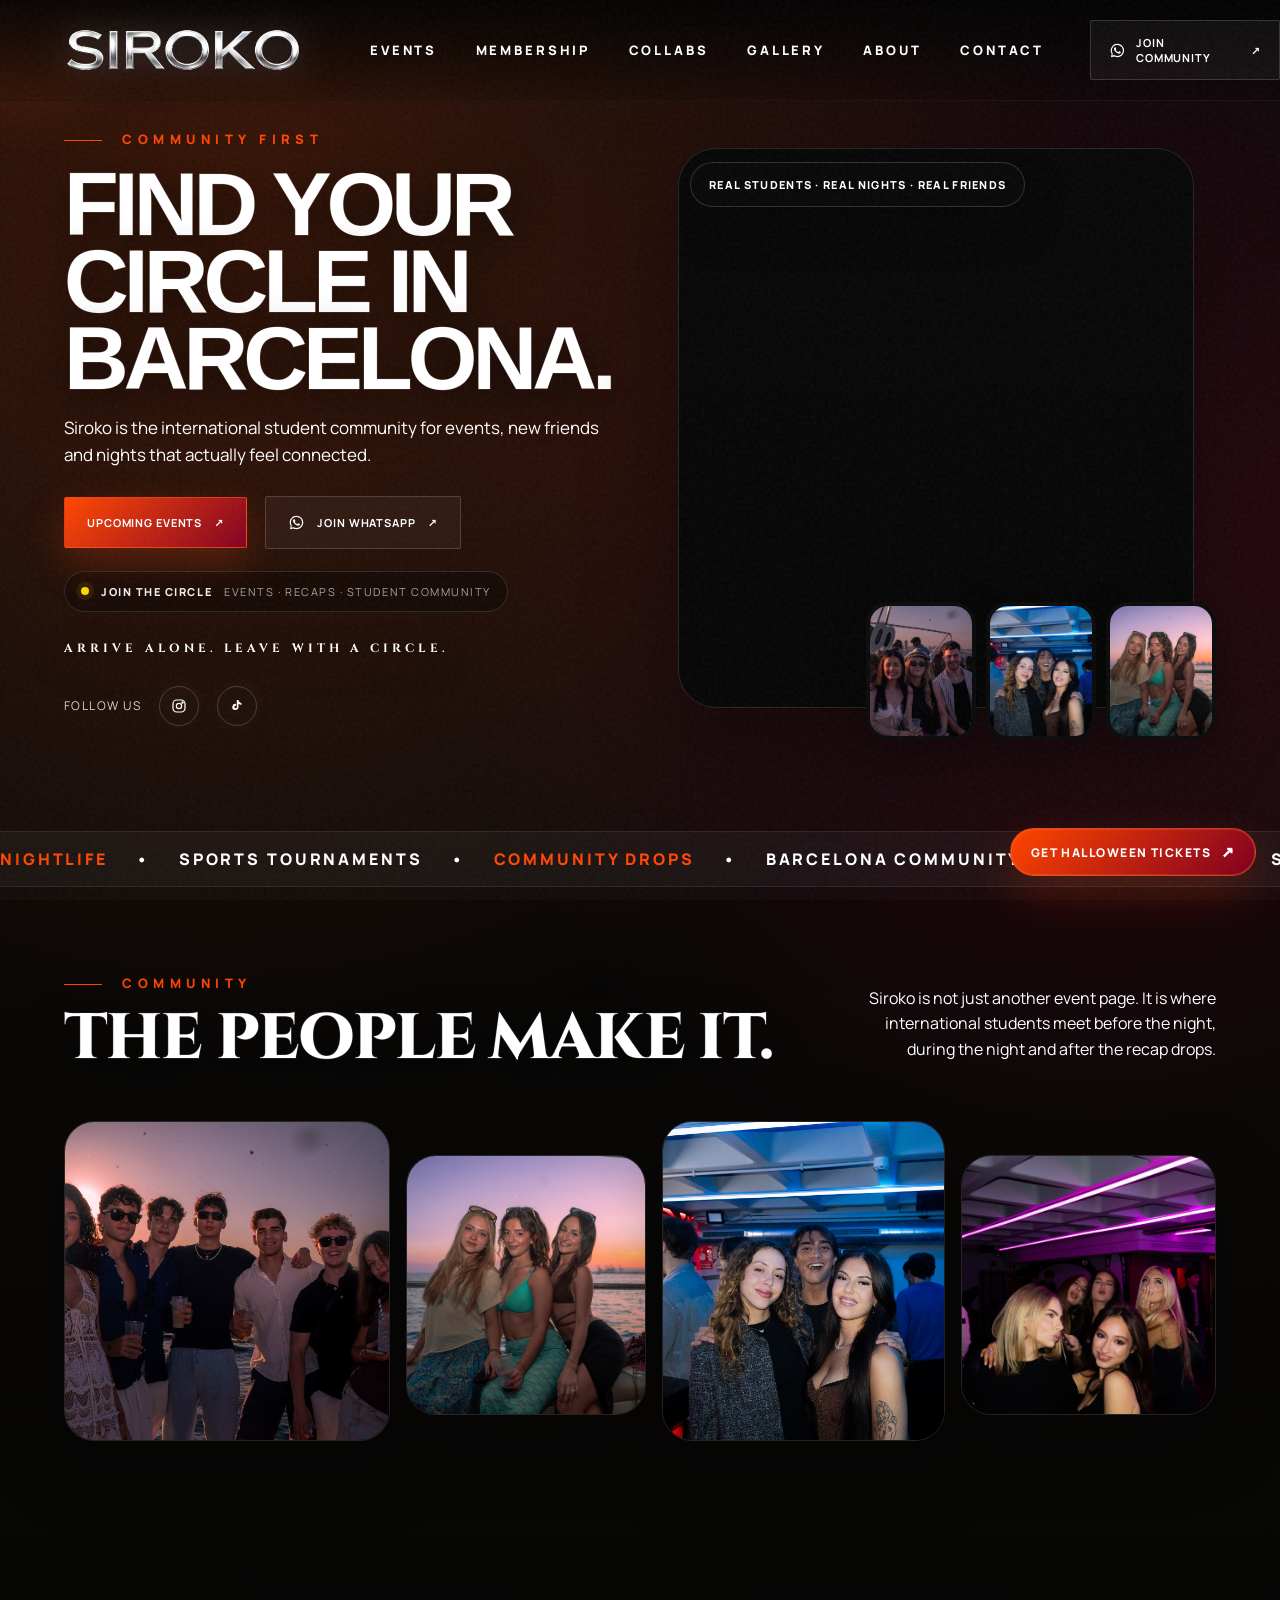
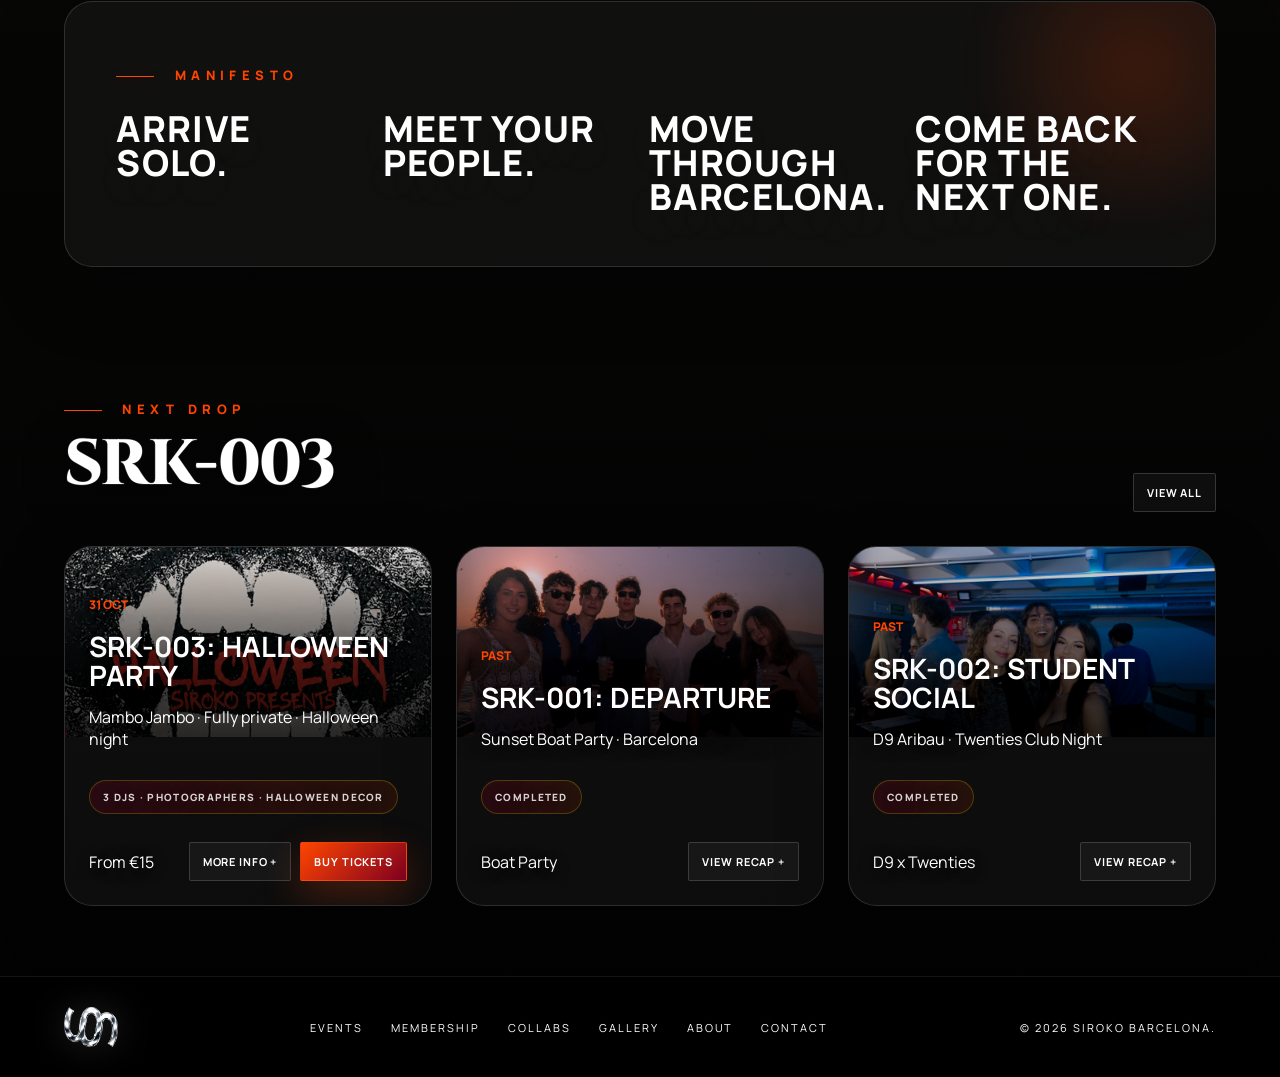
<file: index.html>
<!DOCTYPE html>

<html lang="en">
<head>
<meta charset="utf-8"/>
<meta content="width=device-width, initial-scale=1" name="viewport"/>
<meta content="Siroko is Barcelona’s international student circle for experiences, nightlife, sports and community drops." name="description"/>
<meta content="#000000" name="theme-color"/>
<title>Siroko Barcelona | Your 1st Circle in Barcelona</title>
<link href="assets/favicon.png" rel="icon" type="image/png"/>
<link href="assets/favicon.ico" rel="shortcut icon"/>
<link href="assets/apple-touch-icon.png" rel="apple-touch-icon"/>
<link href="https://fonts.googleapis.com" rel="preconnect"/>
<link crossorigin="" href="https://fonts.gstatic.com" rel="preconnect"/>
<link href="https://fonts.googleapis.com/css2?family=Cinzel:wght@500;600;700;800;900&amp;family=Manrope:wght@300;400;500;600;700;800&amp;display=swap" rel="stylesheet"/>
<link href="styles.css" rel="stylesheet"/>
<meta content="website" property="og:type"/><meta content="Siroko Barcelona | Your 1st Circle in Barcelona" property="og:title"/><meta content="Siroko is Barcelona’s international student circle for experiences, nightlife, sports and community drops." property="og:description"/><meta content="https://sirokofficial.com/assets/srk-001-recap/srk-001-recap-15.jpg" property="og:image"/><meta content="Siroko Barcelona" property="og:site_name"/><meta content="summary_large_image" name="twitter:card"/><meta content="Siroko Barcelona | Your 1st Circle in Barcelona" name="twitter:title"/><meta content="Siroko is Barcelona’s international student circle for experiences, nightlife, sports and community drops." name="twitter:description"/><meta content="https://sirokofficial.com/assets/srk-001-recap/srk-001-recap-15.jpg" name="twitter:image"/><meta content="https://sirokofficial.com/index.html" property="og:url"/><!-- Google tag (gtag.js) -->
<script async="" src="https://www.googletagmanager.com/gtag/js?id=G-8KCZZCNY47"></script>
<script>
  window.dataLayer = window.dataLayer || [];
  function gtag(){dataLayer.push(arguments);}
  gtag('js', new Date());

  gtag('config', 'G-8KCZZCNY47');
</script>
</head>
<body class="community-vibe">
<div aria-hidden="true" class="site-loader" id="siteLoader">
<div class="loader-orbit">
<img alt="" src="assets/siroko-loader-logo.png"/>
</div>
</div>
<div aria-hidden="true" class="noise"></div>
<div aria-hidden="true" class="cursor-glow" id="cursorGlow"></div>
<header class="site-header" id="top">
<a aria-label="Siroko home" class="brand" href="index.html">
<img alt="Siroko" class="brand-wordmark" src="assets/siroko-chrome-wordmark.png"/>
</a>
<button aria-expanded="false" aria-label="Open menu" class="menu-toggle" id="menuToggle"><span></span><span></span></button>
<nav aria-label="Main navigation" class="main-nav" id="mainNav">
<a href="events.html">Events</a>
<a href="membership.html">Membership</a>
<a href="collabs.html">Collabs</a>
<a href="gallery.html">Gallery</a>
<a href="about.html">About</a>
<a href="contact.html">Contact</a>
</nav>
<a class="header-cta magnetic" href="https://chat.whatsapp.com/CiLnzHvrVsb4HOLV1KQPUT?s=cl&amp;p=i&amp;ilr=2" rel="noreferrer" target="_blank"><svg aria-hidden="true" class="wa-icon" viewbox="0 0 32 32"><path d="M16.02 3.2A12.7 12.7 0 0 0 5.1 22.42L3.7 28.8l6.52-1.5A12.66 12.66 0 0 0 16.02 28.7 12.75 12.75 0 0 0 16.02 3.2Zm0 23.34c-2 0-3.86-.56-5.45-1.53l-.39-.24-3.86.9.82-3.78-.25-.4a10.53 10.53 0 1 1 9.13 5.05Zm5.92-7.9c-.32-.16-1.9-.94-2.2-1.04-.3-.11-.52-.16-.74.16-.22.32-.85 1.04-1.04 1.25-.19.21-.38.24-.7.08-.32-.16-1.36-.5-2.6-1.6-.96-.86-1.6-1.91-1.79-2.23-.19-.32-.02-.5.14-.66.15-.15.32-.38.48-.56.16-.19.22-.32.32-.54.11-.21.05-.4-.03-.56-.08-.16-.74-1.78-1.01-2.44-.27-.64-.54-.55-.74-.56h-.63c-.21 0-.56.08-.85.4-.3.32-1.12 1.1-1.12 2.67 0 1.57 1.15 3.09 1.31 3.3.16.22 2.26 3.45 5.48 4.84.77.33 1.36.52 1.83.67.77.24 1.46.21 2.01.13.61-.09 1.9-.77 2.17-1.52.27-.75.27-1.38.19-1.52-.08-.13-.29-.21-.61-.37Z"></path></svg> Join community <span>↗</span></a>
</header>
<main>
<section class="hero section" id="home">
<div class="hero-copy">
<div class="eyebrow"><span></span> Community first</div>
<h1 class="chrome-title hero-title"><span class="title-line">Find Your</span><span class="title-line">Circle in</span><span class="title-line">Barcelona.</span></h1>
<p class="hero-text">Siroko is the international student community for events, new friends and nights that actually feel connected.</p>
<div class="hero-actions">
<a class="btn btn-primary magnetic" href="events.html">Upcoming events <span>↗</span></a>
<a class="btn btn-secondary magnetic" href="https://chat.whatsapp.com/CiLnzHvrVsb4HOLV1KQPUT?s=cl&amp;p=i&amp;ilr=2" rel="noreferrer" target="_blank"><svg aria-hidden="true" class="wa-icon" viewbox="0 0 32 32"><path d="M16.02 3.2A12.7 12.7 0 0 0 5.1 22.42L3.7 28.8l6.52-1.5A12.66 12.66 0 0 0 16.02 28.7 12.75 12.75 0 0 0 16.02 3.2Zm0 23.34c-2 0-3.86-.56-5.45-1.53l-.39-.24-3.86.9.82-3.78-.25-.4a10.53 10.53 0 1 1 9.13 5.05Zm5.92-7.9c-.32-.16-1.9-.94-2.2-1.04-.3-.11-.52-.16-.74.16-.22.32-.85 1.04-1.04 1.25-.19.21-.38.24-.7.08-.32-.16-1.36-.5-2.6-1.6-.96-.86-1.6-1.91-1.79-2.23-.19-.32-.02-.5.14-.66.15-.15.32-.38.48-.56.16-.19.22-.32.32-.54.11-.21.05-.4-.03-.56-.08-.16-.74-1.78-1.01-2.44-.27-.64-.54-.55-.74-.56h-.63c-.21 0-.56.08-.85.4-.3.32-1.12 1.1-1.12 2.67 0 1.57 1.15 3.09 1.31 3.3.16.22 2.26 3.45 5.48 4.84.77.33 1.36.52 1.83.67.77.24 1.46.21 2.01.13.61-.09 1.9-.77 2.17-1.52.27-.75.27-1.38.19-1.52-.08-.13-.29-.21-.61-.37Z"></path></svg> Join WhatsApp <span>↗</span></a>
</div>
<div aria-label="Siroko current status" class="current-status"><span class="status-dot"></span><strong>Join the circle</strong><em>Events · recaps · student community</em></div>
<div class="brand-line">Arrive alone. Leave with a circle.</div>
<div aria-label="Social links" class="social-row">
<span>Follow us</span>
<a aria-label="Instagram" class="social-icon" href="https://www.instagram.com/sirokofficial/" rel="noreferrer" target="_blank"><svg aria-hidden="true" viewbox="0 0 24 24"><rect height="16" rx="5" ry="5" width="16" x="4" y="4"></rect><circle cx="12" cy="12" r="3.5"></circle><circle cx="16.7" cy="7.3" r=".8"></circle></svg></a>
<a aria-label="TikTok" class="social-icon" href="https://www.tiktok.com/@siroko.official" rel="noreferrer" target="_blank"><svg aria-hidden="true" viewbox="0 0 24 24"><path d="M14 4v9.15a4.15 4.15 0 1 1-3.2-4.04v2.65a1.65 1.65 0 1 0 .95 1.49V4h2.25c.34 2.23 1.65 3.62 3.9 4.03v2.53A6.7 6.7 0 0 1 14 9.1Z"></path></svg></a>
</div>
</div>
<div aria-label="Siroko community moments" class="hero-art"><div class="community-hero-stack"><div class="community-slideshow"><img alt="Siroko friends at sunset on the boat party" class="active" loading="eager" src="assets/srk-001-recap/srk-001-recap-15.jpg" style="--i:1;"/><img alt="Siroko group sunset boat party" loading="lazy" src="assets/srk-001-recap/srk-001-recap-01.jpg" style="--i:2;"/><img alt="Siroko sunset boat party friends" loading="lazy" src="assets/srk-001-recap/srk-001-recap-06.jpg" style="--i:3;"/><img alt="Students at the Siroko D9 social" loading="lazy" src="assets/srk-002-recap/srk-002-recap-16.jpg" style="--i:4;"/><img alt="Siroko club night recap" loading="lazy" src="assets/srk-002-recap/srk-002-recap-04.jpg" style="--i:5;"/></div><div class="community-hero-badge">Real students · real nights · real friends</div><div class="community-mini-grid"><img alt="Boat party friends" loading="lazy" src="assets/srk-001-recap/srk-001-recap-17.jpg"/><img alt="D9 group" loading="lazy" src="assets/srk-002-recap/srk-002-recap-16.jpg"/><img alt="Sunset boat moment" loading="lazy" src="assets/srk-001-recap/srk-001-recap-06.jpg"/></div></div></div>
</section>
<section aria-label="Siroko highlights" class="ticker">
<div class="ticker-track">
<span>Nightlife</span><span>•</span><span>Sports tournaments</span><span>•</span><span>Community drops</span><span>•</span><span>Barcelona community</span><span>•</span>
<span>Nightlife</span><span>•</span><span>Sports tournaments</span><span>•</span><span>Community drops</span><span>•</span><span>Barcelona community</span><span>•</span>
</div>
</section>
<section class="section community-proof-section reveal">
<div class="section-head community-proof-head">
<div>
<p class="eyebrow"><span></span> Community</p>
<h2 class="chrome-title small">The people make it.</h2>
</div>
<p class="section-note">Siroko is not just another event page. It is where international students meet before the night, during the night and after the recap drops.</p>
</div>
<div class="community-photo-ribbon"><img alt="Siroko boat party friends at sunset" loading="lazy" src="assets/srk-001-recap/srk-001-recap-15.jpg"/><img alt="Siroko boat party sunset" loading="lazy" src="assets/srk-001-recap/srk-001-recap-06.jpg"/><img alt="Siroko D9 group" loading="lazy" src="assets/srk-002-recap/srk-002-recap-16.jpg"/><img alt="Siroko Twenties club night" loading="lazy" src="assets/srk-002-recap/srk-002-recap-04.jpg"/></div>
</section>
<section aria-label="Siroko manifesto" class="section manifesto-section">
<div class="manifesto-card">
<p class="eyebrow"><span></span> Manifesto</p>
<div class="manifesto-lines">
<span>Arrive solo.</span>
<span>Meet your people.</span>
<span>Move through Barcelona.</span>
<span>Come back for the next one.</span>
</div>
</div>
</section>
<section class="section events-section home-preview">
<div class="section-head">
<div>
<p class="eyebrow"><span></span> Next drop</p>
<h2 class="chrome-title small">SRK-003</h2>
</div>
<a class="mini-btn preview-link" href="events.html">View all</a>
</div>
<div class="event-grid preview-grid">
<article class="event-card tilt" data-category="nightlife"><div class="event-image srk003-flyer"></div><div class="event-content"><span class="date-chip">31 Oct</span><h3>SRK-003: Halloween Party</h3><p>Mambo Jambo · Fully private · Halloween night</p><span class="capacity-chip">3 DJs · Photographers · Halloween decor</span><div class="event-bottom event-bottom-split"><span>From €15</span><div class="event-card-actions"><a class="mini-btn" href="srk-003.html">More info +</a><a class="mini-btn mini-btn-primary buy-ticket-btn" href="https://site.fourvenues.com/en/siroko-null/events/halloween-party-siroko-31-10-2026-ZJC8" rel="noreferrer" target="_blank">Buy Tickets</a></div></div></div></article>
<article class="event-card tilt event-card-past" data-category="nightlife"><div class="event-image srk001-community-card"></div><div class="event-content"><span class="date-chip muted">Past</span><h3>SRK-001: DEPARTURE</h3><p>Sunset Boat Party · Barcelona</p><span class="capacity-chip">Completed</span><div class="event-bottom event-bottom-split"><span>Boat Party</span><div class="event-card-actions"><a class="mini-btn" href="srk-001.html">View recap +</a></div></div></div></article>
<article class="event-card tilt event-card-past" data-category="social"><div class="event-image srk002-community-card"></div><div class="event-content"><span class="date-chip muted">Past</span><h3>SRK-002: Student Social</h3><p>D9 Aribau · Twenties Club Night</p><span class="capacity-chip">Completed</span><div class="event-bottom event-bottom-split"><span>D9 x Twenties</span><div class="event-card-actions"><a class="mini-btn" href="srk-002.html">View recap +</a></div></div></div></article>
</div>
</section>
</main>
<footer class="site-footer">
<a class="footer-logo" href="index.html"><img alt="Siroko icon" src="assets/siroko-icon-silver-crop.png"/></a>
<nav aria-label="Footer navigation">
<a href="events.html">Events</a><a href="membership.html">Membership</a><a href="collabs.html">Collabs</a><a href="gallery.html">Gallery</a><a href="about.html">About</a><a href="contact.html">Contact</a>
</nav>
<p>© <span id="year"></span> Siroko Barcelona.</p>
</footer>
<dialog aria-labelledby="modalTitle" class="membership-modal" id="membershipModal">
<form class="modal-inner" method="dialog">
<button aria-label="Close modal" class="close-modal">×</button>
<img alt="Siroko icon" src="assets/siroko-icon-silver-crop.png"/>
<h2 id="modalTitle">Join Siroko</h2>
<p>Drop your details for event links, sports plans and Barcelona student nights.</p>
<label>Full name<input id="memberName" placeholder="Your name" type="text"/></label>
<label>Email<input id="memberEmail" placeholder="you@email.com" type="email"/></label>
<label>Instagram<input id="memberInstagram" placeholder="@yourhandle" type="text"/></label>
<button class="btn btn-primary" id="saveMember" type="button">Join the waitlist</button>
<p class="form-status" id="memberStatus"></p>
</form>
</dialog>
<a class="mobile-ticket-cta" href="https://site.fourvenues.com/en/siroko-null/events/halloween-party-siroko-31-10-2026-ZJC8" rel="noreferrer" target="_blank">Get Halloween Tickets <span>↗</span></a>
<script src="script.js"></script>
</body>
</html>
</file>
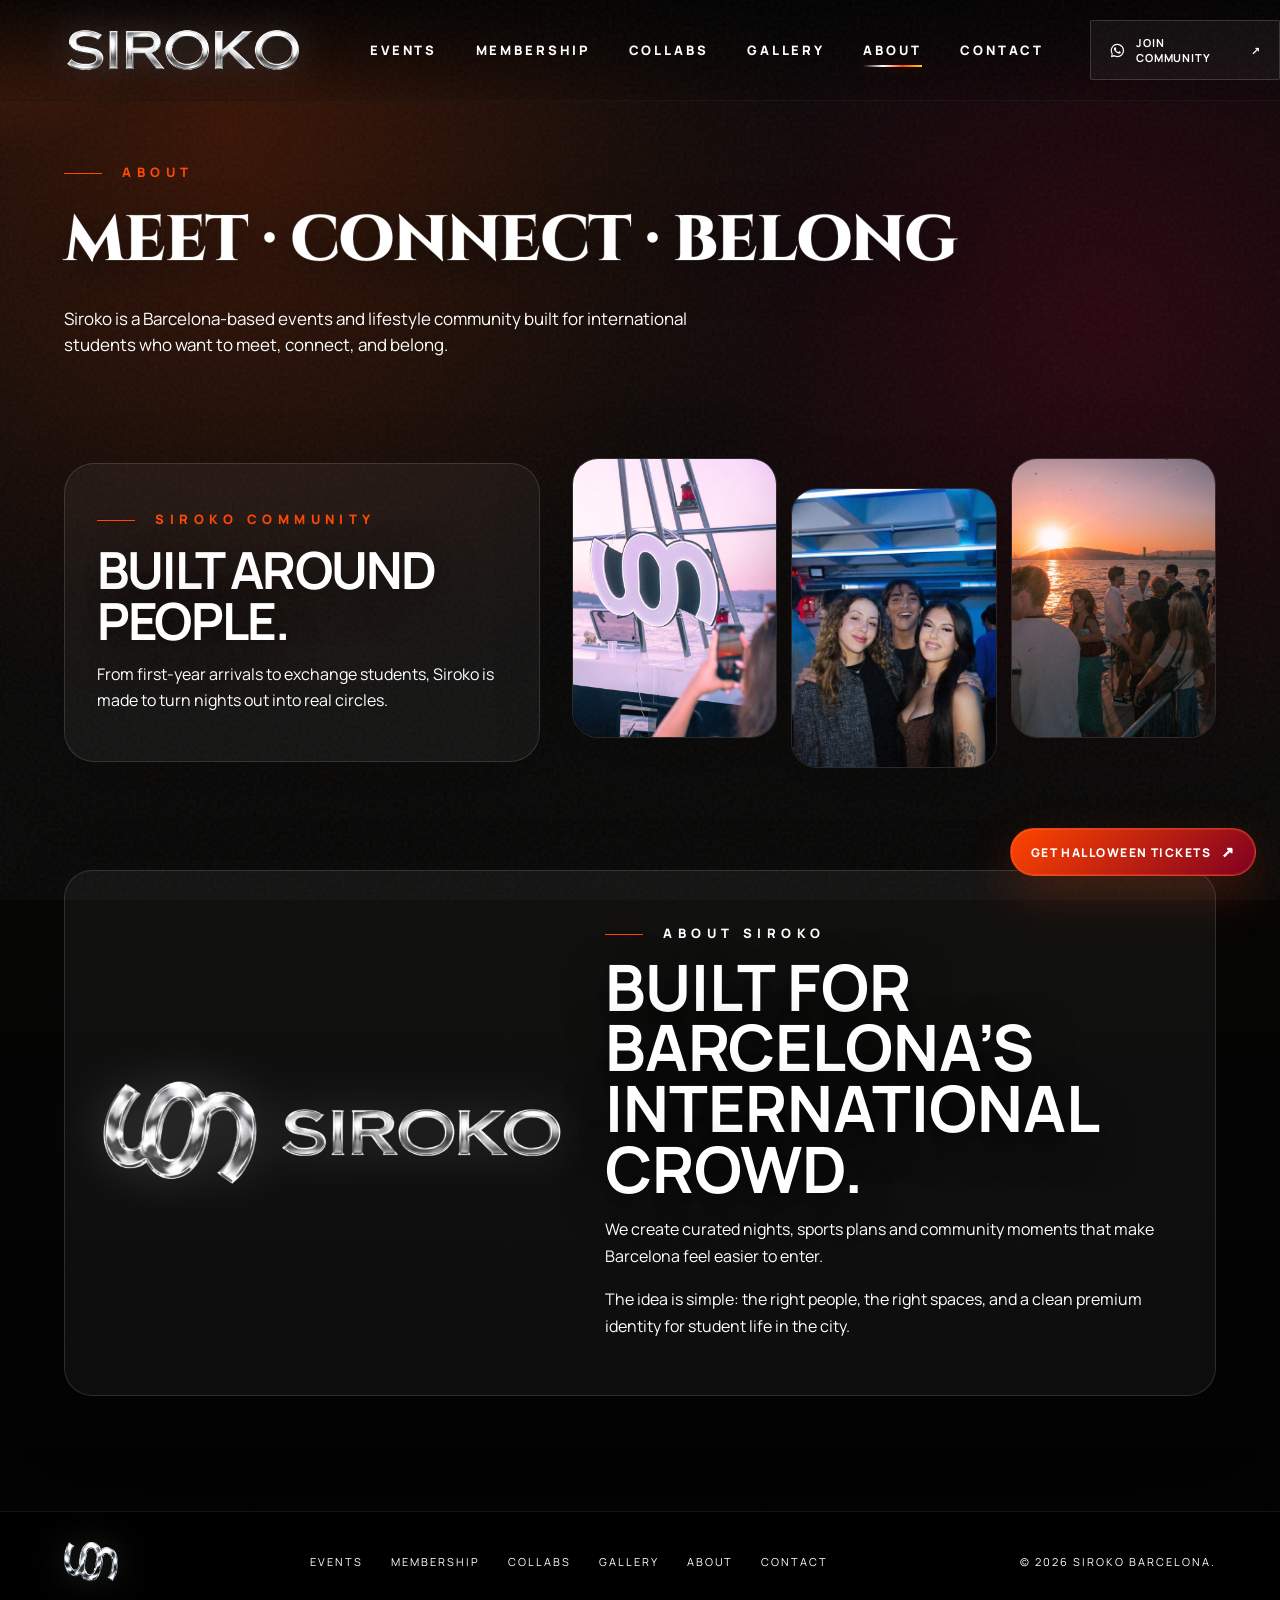
<file: about.html>
<!DOCTYPE html>

<html lang="en">
<head>
<meta charset="utf-8"/>
<meta content="width=device-width, initial-scale=1" name="viewport"/>
<meta content="Siroko is building the first circle for international students and new arrivals in Barcelona." name="description"/>
<meta content="#000000" name="theme-color"/>
<title>About Siroko | Barcelona International Student Community</title>
<link href="assets/favicon.png" rel="icon" type="image/png"/>
<link href="assets/favicon.ico" rel="shortcut icon"/>
<link href="assets/apple-touch-icon.png" rel="apple-touch-icon"/>
<link href="https://fonts.googleapis.com" rel="preconnect"/>
<link crossorigin="" href="https://fonts.gstatic.com" rel="preconnect"/>
<link href="https://fonts.googleapis.com/css2?family=Cinzel:wght@500;600;700;800;900&amp;family=Manrope:wght@300;400;500;600;700;800&amp;display=swap" rel="stylesheet"/>
<link href="styles.css" rel="stylesheet"/>
<meta content="website" property="og:type"/><meta content="About Siroko | Barcelona International Student Community" property="og:title"/><meta content="Siroko is building the first circle for international students and new arrivals in Barcelona." property="og:description"/><meta content="https://sirokofficial.com/assets/srk-001-recap/srk-001-recap-07.jpg" property="og:image"/><meta content="Siroko Barcelona" property="og:site_name"/><meta content="summary_large_image" name="twitter:card"/><meta content="About Siroko | Barcelona International Student Community" name="twitter:title"/><meta content="Siroko is building the first circle for international students and new arrivals in Barcelona." name="twitter:description"/><meta content="https://sirokofficial.com/assets/srk-001-recap/srk-001-recap-07.jpg" name="twitter:image"/><meta content="https://sirokofficial.com/about.html" property="og:url"/><!-- Google tag (gtag.js) -->
<script async="" src="https://www.googletagmanager.com/gtag/js?id=G-8KCZZCNY47"></script>
<script>
  window.dataLayer = window.dataLayer || [];
  function gtag(){dataLayer.push(arguments);}
  gtag('js', new Date());

  gtag('config', 'G-8KCZZCNY47');
</script>
</head>
<body class="community-vibe">
<div aria-hidden="true" class="site-loader" id="siteLoader">
<div class="loader-orbit">
<img alt="" src="assets/siroko-loader-logo.png"/>
</div>
</div>
<div aria-hidden="true" class="noise"></div>
<div aria-hidden="true" class="cursor-glow" id="cursorGlow"></div>
<header class="site-header" id="top">
<a aria-label="Siroko home" class="brand" href="index.html">
<img alt="Siroko" class="brand-wordmark" src="assets/siroko-chrome-wordmark.png"/>
</a>
<button aria-expanded="false" aria-label="Open menu" class="menu-toggle" id="menuToggle"><span></span><span></span></button>
<nav aria-label="Main navigation" class="main-nav" id="mainNav">
<a class="" href="events.html">Events</a>
<a class="" href="membership.html">Membership</a>
<a class="" href="collabs.html">Collabs</a>
<a class="" href="gallery.html">Gallery</a>
<a class="active" href="about.html">About</a>
<a class="" href="contact.html">Contact</a>
</nav>
<a class="header-cta magnetic" href="https://chat.whatsapp.com/CiLnzHvrVsb4HOLV1KQPUT?s=cl&amp;p=i&amp;ilr=2" rel="noreferrer" target="_blank"><svg aria-hidden="true" class="wa-icon" viewbox="0 0 32 32"><path d="M16.02 3.2A12.7 12.7 0 0 0 5.1 22.42L3.7 28.8l6.52-1.5A12.66 12.66 0 0 0 16.02 28.7 12.75 12.75 0 0 0 16.02 3.2Zm0 23.34c-2 0-3.86-.56-5.45-1.53l-.39-.24-3.86.9.82-3.78-.25-.4a10.53 10.53 0 1 1 9.13 5.05Zm5.92-7.9c-.32-.16-1.9-.94-2.2-1.04-.3-.11-.52-.16-.74.16-.22.32-.85 1.04-1.04 1.25-.19.21-.38.24-.7.08-.32-.16-1.36-.5-2.6-1.6-.96-.86-1.6-1.91-1.79-2.23-.19-.32-.02-.5.14-.66.15-.15.32-.38.48-.56.16-.19.22-.32.32-.54.11-.21.05-.4-.03-.56-.08-.16-.74-1.78-1.01-2.44-.27-.64-.54-.55-.74-.56h-.63c-.21 0-.56.08-.85.4-.3.32-1.12 1.1-1.12 2.67 0 1.57 1.15 3.09 1.31 3.3.16.22 2.26 3.45 5.48 4.84.77.33 1.36.52 1.83.67.77.24 1.46.21 2.01.13.61-.09 1.9-.77 2.17-1.52.27-.75.27-1.38.19-1.52-.08-.13-.29-.21-.61-.37Z"></path></svg> Join community <span>↗</span></a>
</header>
<main>
<section class="section page-hero compact-page"><p class="eyebrow"><span></span> About</p><h1 class="chrome-title small">Meet · Connect · Belong</h1><p class="hero-text">Siroko is a Barcelona-based events and lifestyle community built for international students who want to meet, connect, and belong.</p></section>
<section class="section soft-community-strip reveal">
<div class="soft-community-copy">
<p class="eyebrow"><span></span> Siroko community</p>
<h2>Built around people.</h2>
<p>From first-year arrivals to exchange students, Siroko is made to turn nights out into real circles.</p>
</div>
<div class="soft-community-images">
<img alt="Siroko community moment" loading="lazy" src="assets/srk-001-recap/srk-001-recap-07.jpg"/>
<img alt="Siroko student social moment" loading="lazy" src="assets/srk-002-recap/srk-002-recap-16.jpg"/>
<img alt="Siroko sunset moment" loading="lazy" src="assets/srk-001-recap/srk-001-recap-13.jpg"/>
</div>
</section>

<section class="section about-section page-section"><div class="about-panel"><img alt="Siroko full logo" src="assets/siroko-logo-silver-crop.png"/><div><p class="eyebrow"><span></span> About Siroko</p><h2>Built for Barcelona’s international crowd.</h2><p>We create curated nights, sports plans and community moments that make Barcelona feel easier to enter.</p><p>The idea is simple: the right people, the right spaces, and a clean premium identity for student life in the city.</p></div></div></section>
</main>
<footer class="site-footer">
<a class="footer-logo" href="index.html"><img alt="Siroko icon" src="assets/siroko-icon-silver-crop.png"/></a>
<nav aria-label="Footer navigation">
<a href="events.html">Events</a><a href="membership.html">Membership</a><a href="collabs.html">Collabs</a><a href="gallery.html">Gallery</a><a href="about.html">About</a><a href="contact.html">Contact</a>
</nav>
<p>© <span id="year"></span> Siroko Barcelona.</p>
</footer>
<dialog aria-labelledby="modalTitle" class="membership-modal" id="membershipModal">
<form class="modal-inner" method="dialog">
<button aria-label="Close modal" class="close-modal">×</button>
<img alt="Siroko icon" src="assets/siroko-icon-silver-crop.png"/>
<h2 id="modalTitle">Join Siroko</h2>
<p>Drop your details for event links, sports plans and Barcelona student nights.</p>
<label>Full name<input id="memberName" placeholder="Your name" type="text"/></label>
<label>Email<input id="memberEmail" placeholder="you@email.com" type="email"/></label>
<label>Instagram<input id="memberInstagram" placeholder="@yourhandle" type="text"/></label>
<button class="btn btn-primary" id="saveMember" type="button">Join the waitlist</button>
<p class="form-status" id="memberStatus"></p>
</form>
</dialog>
<a class="mobile-ticket-cta" href="https://site.fourvenues.com/en/siroko-null/events/halloween-party-siroko-31-10-2026-ZJC8" rel="noreferrer" target="_blank">Get Halloween Tickets <span>↗</span></a>
<script src="script.js"></script>
</body>
</html>
</file>
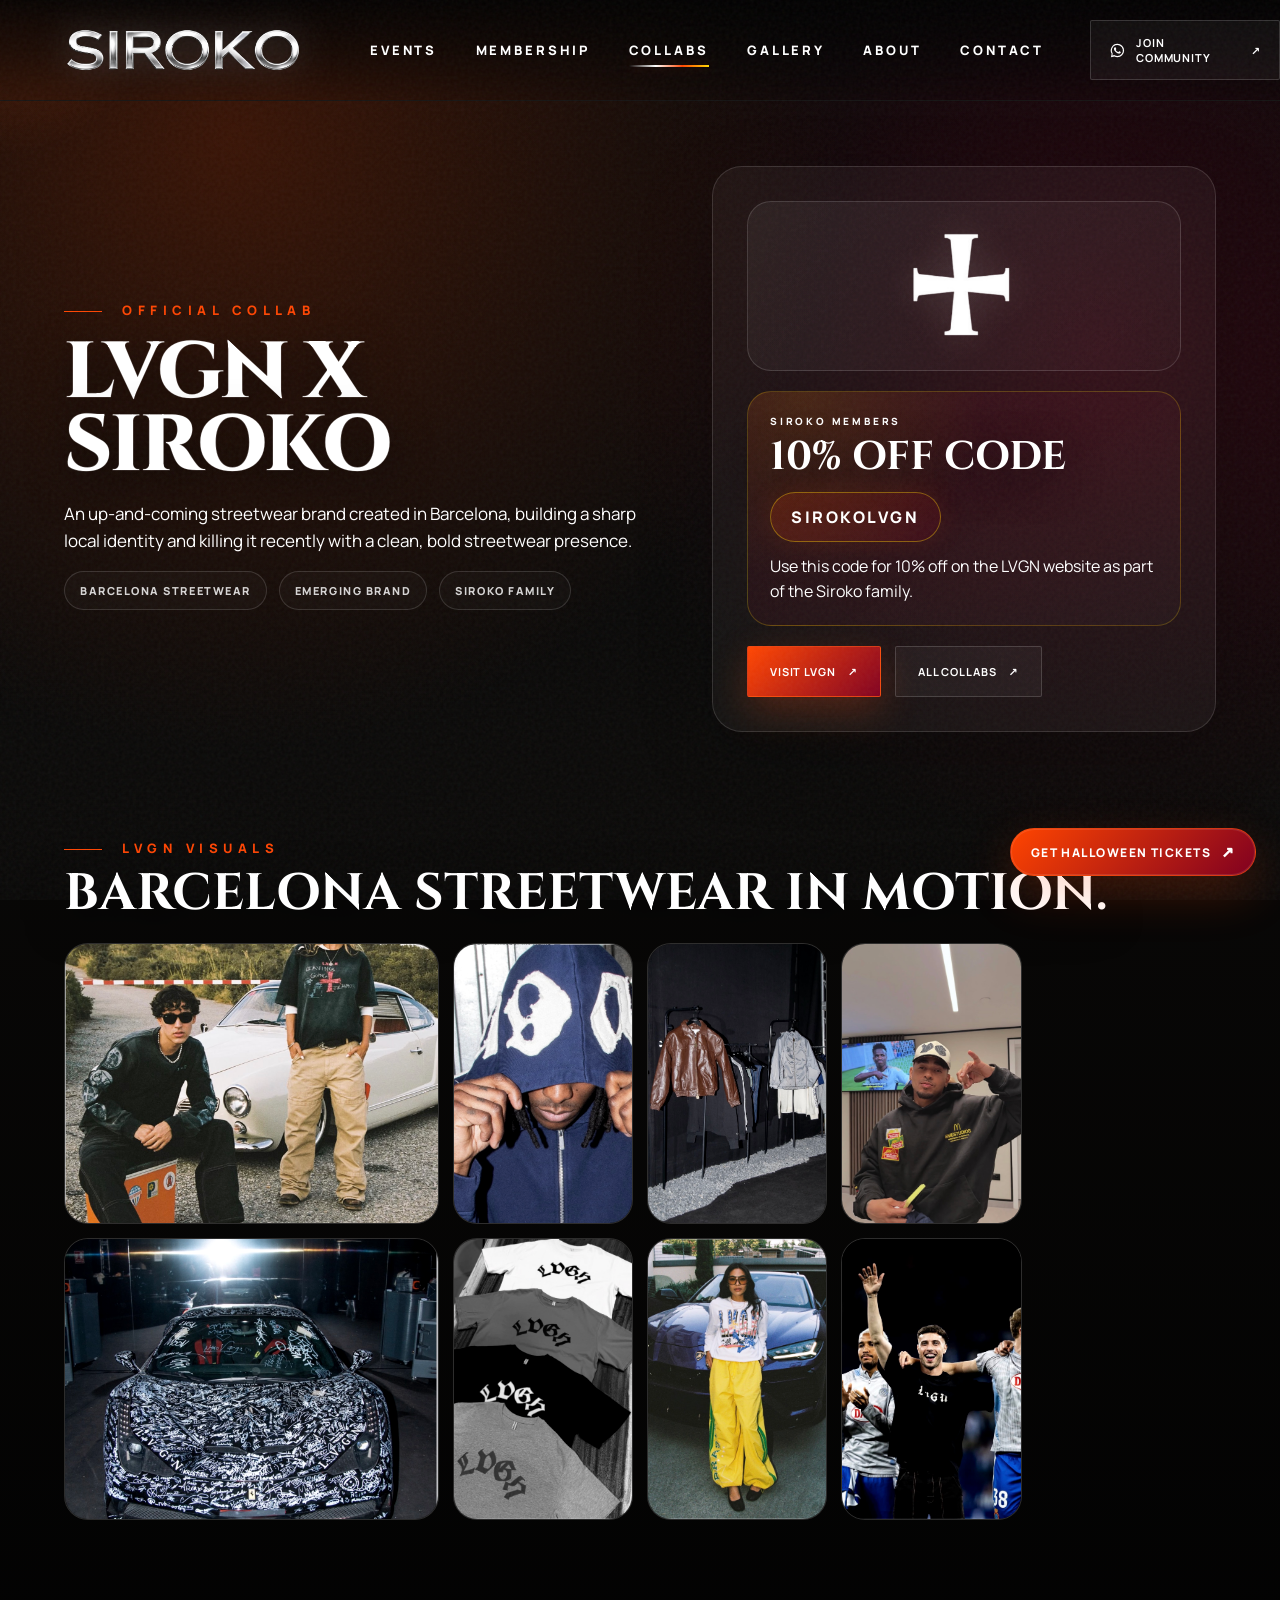
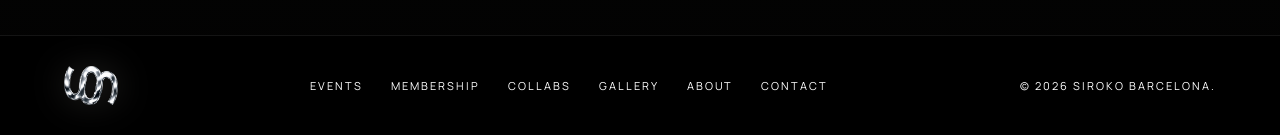
<file: collab-lvgn.html>
<!DOCTYPE html>

<html lang="en">
<head>
<meta charset="utf-8"/>
<meta content="width=device-width, initial-scale=1" name="viewport"/>
<meta content="LVGN is an official Siroko collab and an up-and-coming streetwear brand created in Barcelona." name="description"/>
<meta content="#000000" name="theme-color"/>
<title>LVGN x Siroko | Official Collab</title>
<link href="assets/favicon.png" rel="icon" type="image/png"/>
<link href="assets/favicon.ico" rel="shortcut icon"/>
<link href="assets/apple-touch-icon.png" rel="apple-touch-icon"/>
<link href="https://fonts.googleapis.com" rel="preconnect"/>
<link crossorigin="" href="https://fonts.gstatic.com" rel="preconnect"/>
<link href="https://fonts.googleapis.com/css2?family=Cinzel:wght@500;600;700;800;900&amp;family=Manrope:wght@300;400;500;600;700;800&amp;display=swap" rel="stylesheet"/>
<link href="styles.css" rel="stylesheet"/>
<meta content="website" property="og:type"/><meta content="LVGN x Siroko | Official Collab" property="og:title"/><meta content="LVGN is an official Siroko collab and an up-and-coming streetwear brand created in Barcelona." property="og:description"/><meta content="https://sirokofficial.com/assets/siroko-loader-logo.png" property="og:image"/><meta content="Siroko Barcelona" property="og:site_name"/><meta content="summary_large_image" name="twitter:card"/><meta content="LVGN x Siroko | Official Collab" name="twitter:title"/><meta content="LVGN is an official Siroko collab and an up-and-coming streetwear brand created in Barcelona." name="twitter:description"/><meta content="https://sirokofficial.com/assets/siroko-loader-logo.png" name="twitter:image"/><meta content="https://sirokofficial.com/collab-lvgn.html" property="og:url"/><!-- Google tag (gtag.js) -->
<script async="" src="https://www.googletagmanager.com/gtag/js?id=G-8KCZZCNY47"></script>
<script>
  window.dataLayer = window.dataLayer || [];
  function gtag(){dataLayer.push(arguments);}
  gtag('js', new Date());

  gtag('config', 'G-8KCZZCNY47');
</script>
</head>
<body class="community-vibe">
<div aria-hidden="true" class="site-loader" id="siteLoader">
<div class="loader-orbit">
<img alt="" src="assets/siroko-loader-logo.png"/>
</div>
</div>
<div aria-hidden="true" class="noise"></div>
<div aria-hidden="true" class="cursor-glow" id="cursorGlow"></div>
<header class="site-header" id="top">
<a aria-label="Siroko home" class="brand" href="index.html">
<img alt="Siroko" class="brand-wordmark" src="assets/siroko-chrome-wordmark.png"/>
</a>
<button aria-expanded="false" aria-label="Open menu" class="menu-toggle" id="menuToggle"><span></span><span></span></button>
<nav aria-label="Main navigation" class="main-nav" id="mainNav">
<a class="" href="events.html">Events</a>
<a class="" href="membership.html">Membership</a>
<a class="active" href="collabs.html">Collabs</a>
<a class="" href="gallery.html">Gallery</a>
<a class="" href="about.html">About</a>
<a class="" href="contact.html">Contact</a>
</nav>
<a class="header-cta magnetic" href="https://chat.whatsapp.com/CiLnzHvrVsb4HOLV1KQPUT?s=cl&amp;p=i&amp;ilr=2" rel="noreferrer" target="_blank"><svg aria-hidden="true" class="wa-icon" viewbox="0 0 32 32"><path d="M16.02 3.2A12.7 12.7 0 0 0 5.1 22.42L3.7 28.8l6.52-1.5A12.66 12.66 0 0 0 16.02 28.7 12.75 12.75 0 0 0 16.02 3.2Zm0 23.34c-2 0-3.86-.56-5.45-1.53l-.39-.24-3.86.9.82-3.78-.25-.4a10.53 10.53 0 1 1 9.13 5.05Zm5.92-7.9c-.32-.16-1.9-.94-2.2-1.04-.3-.11-.52-.16-.74.16-.22.32-.85 1.04-1.04 1.25-.19.21-.38.24-.7.08-.32-.16-1.36-.5-2.6-1.6-.96-.86-1.6-1.91-1.79-2.23-.19-.32-.02-.5.14-.66.15-.15.32-.38.48-.56.16-.19.22-.32.32-.54.11-.21.05-.4-.03-.56-.08-.16-.74-1.78-1.01-2.44-.27-.64-.54-.55-.74-.56h-.63c-.21 0-.56.08-.85.4-.3.32-1.12 1.1-1.12 2.67 0 1.57 1.15 3.09 1.31 3.3.16.22 2.26 3.45 5.48 4.84.77.33 1.36.52 1.83.67.77.24 1.46.21 2.01.13.61-.09 1.9-.77 2.17-1.52.27-.75.27-1.38.19-1.52-.08-.13-.29-.21-.61-.37Z"></path></svg> Join community <span>↗</span></a>
</header>
<main class="lvgn-main">
<section class="section lvgn-one-screen">
<div class="lvgn-hero-copy">
<p class="eyebrow"><span></span> Official Collab</p>
<h1 class="chrome-title small">LVGN x Siroko</h1>
<p class="hero-text">An up-and-coming streetwear brand created in Barcelona, building a sharp local identity and killing it recently with a clean, bold streetwear presence.</p>
<div class="collab-tags"><span>Barcelona streetwear</span><span>Emerging brand</span><span>Siroko family</span></div>
</div>
<div class="lvgn-panel glass">
<div class="lvgn-logo-wrap">
<img alt="LVGN logo" src="assets/partner-white-cross-logo.png"/>
</div>
<div class="lvgn-discount">
<p class="sponsor-kicker">Siroko Members</p>
<h2>10% Off Code</h2>
<div aria-label="Discount code" class="discount-code">SirokoLvgn</div>
<p>Use this code for 10% off on the LVGN website as part of the Siroko family.</p>
</div>
<div class="collab-actions lvgn-actions">
<a class="btn btn-primary magnetic" href="https://lvgn.com" rel="noreferrer" target="_blank">Visit LVGN <span>↗</span></a>
<a class="btn btn-secondary magnetic" href="collabs.html">All Collabs <span>↗</span></a>
</div>
</div>
</section>
<section class="section lvgn-gallery-section reveal">
<div class="section-heading compact">
<p class="eyebrow"><span></span> LVGN Visuals</p>
<h2>Barcelona streetwear in motion.</h2>
</div>
<div class="lvgn-image-grid">
<img alt="LVGN campaign with models beside a vintage car" loading="lazy" src="assets/lvgn/lvgn-01.jpg"/>
<img alt="LVGN hoodie detail" loading="lazy" src="assets/lvgn/lvgn-02.jpg"/>
<img alt="LVGN garments displayed on racks" loading="lazy" src="assets/lvgn/lvgn-03.jpg"/>
<img alt="LVGN cap worn indoors" loading="lazy" src="assets/lvgn/lvgn-04.jpg"/>
<img alt="LVGN signed car campaign image" loading="lazy" src="assets/lvgn/lvgn-05.jpg"/>
<img alt="LVGN T-shirts arranged on a table" loading="lazy" src="assets/lvgn/lvgn-06.jpg"/>
<img alt="LVGN lifestyle image with model in front of a car" loading="lazy" src="assets/lvgn/lvgn-07.jpg"/>
<img alt="LVGN worn by a football figure on the pitch" loading="lazy" src="assets/lvgn/lvgn-08.jpg"/>
</div>
</section>
</main>
<footer class="site-footer">
<a class="footer-logo" href="index.html"><img alt="Siroko icon" src="assets/siroko-icon-silver-crop.png"/></a>
<nav aria-label="Footer navigation">
<a href="events.html">Events</a><a href="membership.html">Membership</a><a href="collabs.html">Collabs</a><a href="gallery.html">Gallery</a><a href="about.html">About</a><a href="contact.html">Contact</a>
</nav>
<p>© <span id="year"></span> Siroko Barcelona.</p>
</footer>
<dialog aria-labelledby="modalTitle" class="membership-modal" id="membershipModal">
<form class="modal-inner" method="dialog">
<button aria-label="Close modal" class="close-modal">×</button>
<img alt="Siroko icon" src="assets/siroko-icon-silver-crop.png"/>
<h2 id="modalTitle">Join Siroko</h2>
<p>Drop your details for event links, sports plans and Barcelona student nights.</p>
<label>Full name<input id="memberName" placeholder="Your name" type="text"/></label>
<label>Email<input id="memberEmail" placeholder="you@email.com" type="email"/></label>
<label>Instagram<input id="memberInstagram" placeholder="@yourhandle" type="text"/></label>
<button class="btn btn-primary" id="saveMember" type="button">Join the waitlist</button>
<p class="form-status" id="memberStatus"></p>
</form>
</dialog>
<a class="mobile-ticket-cta" href="https://site.fourvenues.com/en/siroko-null/events/halloween-party-siroko-31-10-2026-ZJC8" rel="noreferrer" target="_blank">Get Halloween Tickets <span>↗</span></a>
<script src="script.js"></script>
</body>
</html>
</file>
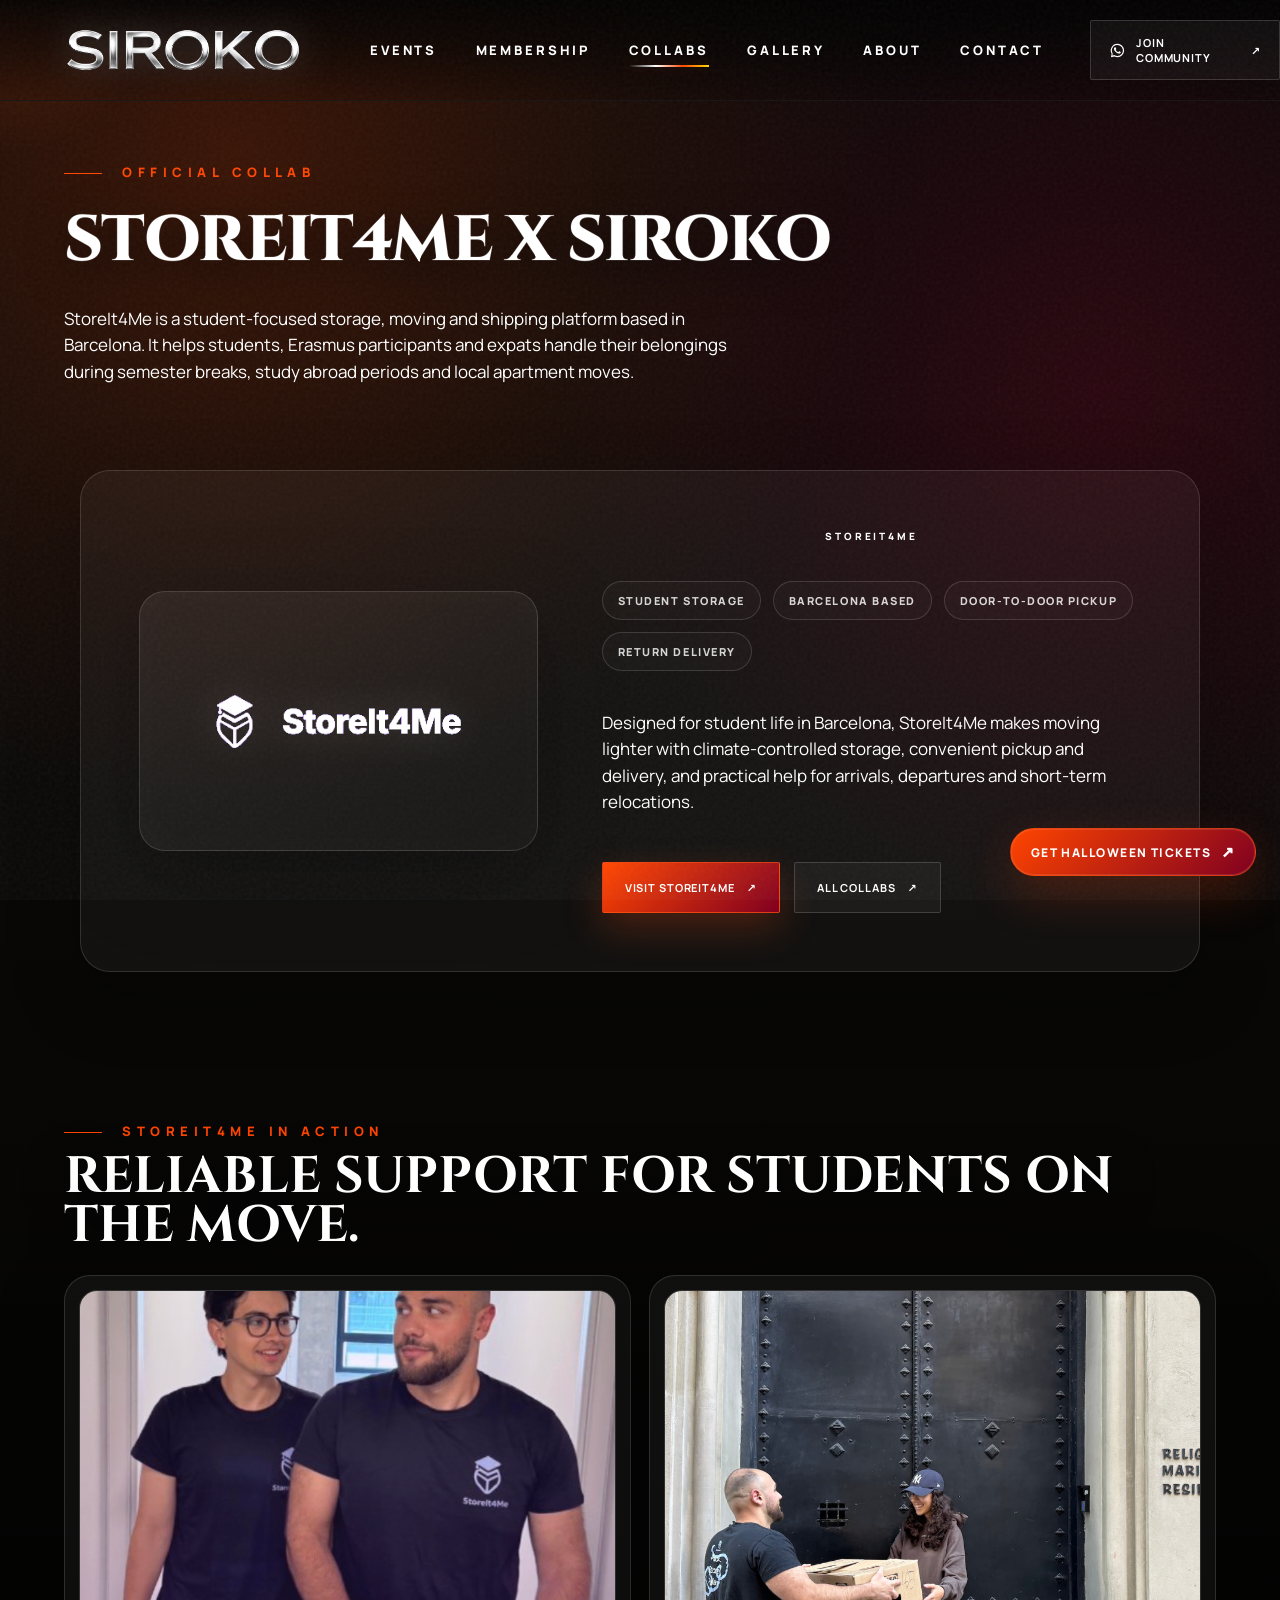
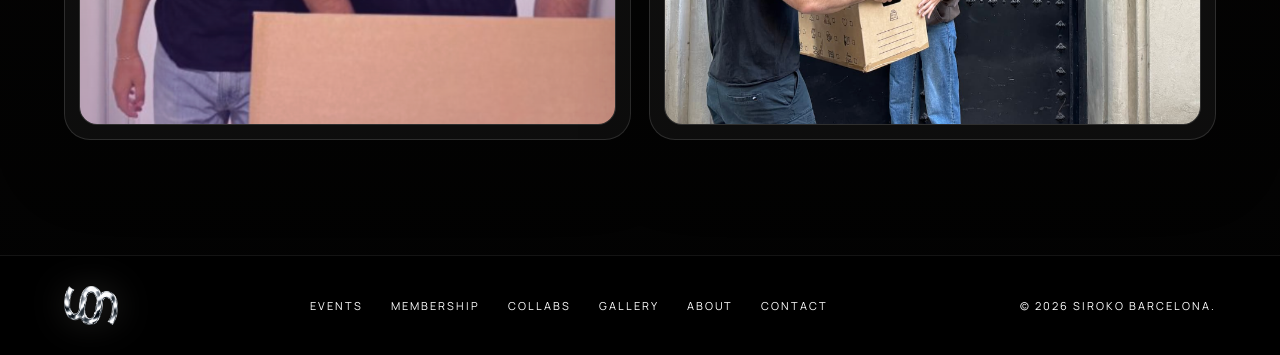
<file: collab-storeit4me.html>
<!DOCTYPE html>

<html lang="en">
<head>
<meta charset="utf-8"/>
<meta content="width=device-width, initial-scale=1" name="viewport"/>
<meta content="StoreIt4Me is an official Siroko collab: a student-focused storage, moving and shipping platform based in Barcelona." name="description"/>
<meta content="#000000" name="theme-color"/>
<title>StoreIt4Me x Siroko | Official Collab</title>
<link href="assets/favicon.png" rel="icon" type="image/png"/>
<link href="assets/favicon.ico" rel="shortcut icon"/>
<link href="assets/apple-touch-icon.png" rel="apple-touch-icon"/>
<link href="https://fonts.googleapis.com" rel="preconnect"/>
<link crossorigin="" href="https://fonts.gstatic.com" rel="preconnect"/>
<link href="https://fonts.googleapis.com/css2?family=Cinzel:wght@500;600;700;800;900&amp;family=Manrope:wght@300;400;500;600;700;800&amp;display=swap" rel="stylesheet"/>
<link href="styles.css" rel="stylesheet"/>
<meta content="website" property="og:type"/><meta content="StoreIt4Me x Siroko | Official Collab" property="og:title"/><meta content="StoreIt4Me is an official Siroko collab: a student-focused storage, moving and shipping platform based in Barcelona." property="og:description"/><meta content="https://sirokofficial.com/assets/siroko-loader-logo.png" property="og:image"/><meta content="Siroko Barcelona" property="og:site_name"/><meta content="summary_large_image" name="twitter:card"/><meta content="StoreIt4Me x Siroko | Official Collab" name="twitter:title"/><meta content="StoreIt4Me is an official Siroko collab: a student-focused storage, moving and shipping platform based in Barcelona." name="twitter:description"/><meta content="https://sirokofficial.com/assets/siroko-loader-logo.png" name="twitter:image"/><meta content="https://sirokofficial.com/collab-storeit4me.html" property="og:url"/><!-- Google tag (gtag.js) -->
<script async="" src="https://www.googletagmanager.com/gtag/js?id=G-8KCZZCNY47"></script>
<script>
  window.dataLayer = window.dataLayer || [];
  function gtag(){dataLayer.push(arguments);}
  gtag('js', new Date());

  gtag('config', 'G-8KCZZCNY47');
</script>
</head>
<body class="community-vibe">
<div aria-hidden="true" class="site-loader" id="siteLoader">
<div class="loader-orbit">
<img alt="" src="assets/siroko-loader-logo.png"/>
</div>
</div>
<div aria-hidden="true" class="noise"></div>
<div aria-hidden="true" class="cursor-glow" id="cursorGlow"></div>
<header class="site-header" id="top">
<a aria-label="Siroko home" class="brand" href="index.html">
<img alt="Siroko" class="brand-wordmark" src="assets/siroko-chrome-wordmark.png"/>
</a>
<button aria-expanded="false" aria-label="Open menu" class="menu-toggle" id="menuToggle"><span></span><span></span></button>
<nav aria-label="Main navigation" class="main-nav" id="mainNav">
<a class="" href="events.html">Events</a>
<a class="" href="membership.html">Membership</a>
<a class="active" href="collabs.html">Collabs</a>
<a class="" href="gallery.html">Gallery</a>
<a class="" href="about.html">About</a>
<a class="" href="contact.html">Contact</a>
</nav>
<a class="header-cta magnetic" href="https://chat.whatsapp.com/CiLnzHvrVsb4HOLV1KQPUT?s=cl&amp;p=i&amp;ilr=2" rel="noreferrer" target="_blank"><svg aria-hidden="true" class="wa-icon" viewbox="0 0 32 32"><path d="M16.02 3.2A12.7 12.7 0 0 0 5.1 22.42L3.7 28.8l6.52-1.5A12.66 12.66 0 0 0 16.02 28.7 12.75 12.75 0 0 0 16.02 3.2Zm0 23.34c-2 0-3.86-.56-5.45-1.53l-.39-.24-3.86.9.82-3.78-.25-.4a10.53 10.53 0 1 1 9.13 5.05Zm5.92-7.9c-.32-.16-1.9-.94-2.2-1.04-.3-.11-.52-.16-.74.16-.22.32-.85 1.04-1.04 1.25-.19.21-.38.24-.7.08-.32-.16-1.36-.5-2.6-1.6-.96-.86-1.6-1.91-1.79-2.23-.19-.32-.02-.5.14-.66.15-.15.32-.38.48-.56.16-.19.22-.32.32-.54.11-.21.05-.4-.03-.56-.08-.16-.74-1.78-1.01-2.44-.27-.64-.54-.55-.74-.56h-.63c-.21 0-.56.08-.85.4-.3.32-1.12 1.1-1.12 2.67 0 1.57 1.15 3.09 1.31 3.3.16.22 2.26 3.45 5.48 4.84.77.33 1.36.52 1.83.67.77.24 1.46.21 2.01.13.61-.09 1.9-.77 2.17-1.52.27-.75.27-1.38.19-1.52-.08-.13-.29-.21-.61-.37Z"></path></svg> Join community <span>↗</span></a>
</header>
<main>
<section class="section page-hero compact-page collab-detail-hero">
<p class="eyebrow"><span></span> Official Collab</p>
<h1 class="chrome-title small">StoreIt4Me x Siroko</h1>
<p class="hero-text">StoreIt4Me is a student-focused storage, moving and shipping platform based in Barcelona. It helps students, Erasmus participants and expats handle their belongings during semester breaks, study abroad periods and local apartment moves.</p>
</section>
<section class="section collab-detail-section page-section">
<div class="collab-detail-card glass">
<div class="collab-detail-logo"><img alt="StoreIt4Me logo" src="assets/storeit4me-logo.png"/></div>
<div class="collab-detail-copy">
<p class="sponsor-kicker">StoreIt4Me</p>
<div class="collab-tags"><span>Student storage</span><span>Barcelona based</span><span>Door-to-door pickup</span><span>Return delivery</span></div>
<p class="hero-text">Designed for student life in Barcelona, StoreIt4Me makes moving lighter with climate-controlled storage, convenient pickup and delivery, and practical help for arrivals, departures and short-term relocations.</p>
<div class="collab-actions"><a class="btn btn-primary magnetic" href="https://storeit4me.es/" rel="noreferrer" target="_blank">Visit StoreIt4Me <span>↗</span></a><a class="btn btn-secondary magnetic" href="collabs.html">All Collabs <span>↗</span></a></div>
</div>
</div>
</section>
<section class="section storeit-gallery-section reveal">
<div class="section-heading compact">
<p class="eyebrow"><span></span> StoreIt4Me in Action</p>
<h2>Reliable support for students on the move.</h2>
</div>
<div class="storeit-image-grid">
<figure class="storeit-image-card glass">
<img alt="StoreIt4Me team members wearing branded shirts" loading="lazy" src="assets/storeit4me/storeit4me-01.png"/>
</figure>
<figure class="storeit-image-card glass">
<img alt="StoreIt4Me delivery handoff with a moving box in Barcelona" loading="lazy" src="assets/storeit4me/storeit4me-02.png"/>
</figure>
</div>
</section>
</main>
<footer class="site-footer">
<a class="footer-logo" href="index.html"><img alt="Siroko icon" src="assets/siroko-icon-silver-crop.png"/></a>
<nav aria-label="Footer navigation">
<a href="events.html">Events</a><a href="membership.html">Membership</a><a href="collabs.html">Collabs</a><a href="gallery.html">Gallery</a><a href="about.html">About</a><a href="contact.html">Contact</a>
</nav>
<p>© <span id="year"></span> Siroko Barcelona.</p>
</footer>
<dialog aria-labelledby="modalTitle" class="membership-modal" id="membershipModal">
<form class="modal-inner" method="dialog">
<button aria-label="Close modal" class="close-modal">×</button>
<img alt="Siroko icon" src="assets/siroko-icon-silver-crop.png"/>
<h2 id="modalTitle">Join Siroko</h2>
<p>Drop your details for event links, sports plans and Barcelona student nights.</p>
<label>Full name<input id="memberName" placeholder="Your name" type="text"/></label>
<label>Email<input id="memberEmail" placeholder="you@email.com" type="email"/></label>
<label>Instagram<input id="memberInstagram" placeholder="@yourhandle" type="text"/></label>
<button class="btn btn-primary" id="saveMember" type="button">Join the waitlist</button>
<p class="form-status" id="memberStatus"></p>
</form>
</dialog>
<a class="mobile-ticket-cta" href="https://site.fourvenues.com/en/siroko-null/events/halloween-party-siroko-31-10-2026-ZJC8" rel="noreferrer" target="_blank">Get Halloween Tickets <span>↗</span></a>
<script src="script.js"></script>
</body>
</html>
</file>
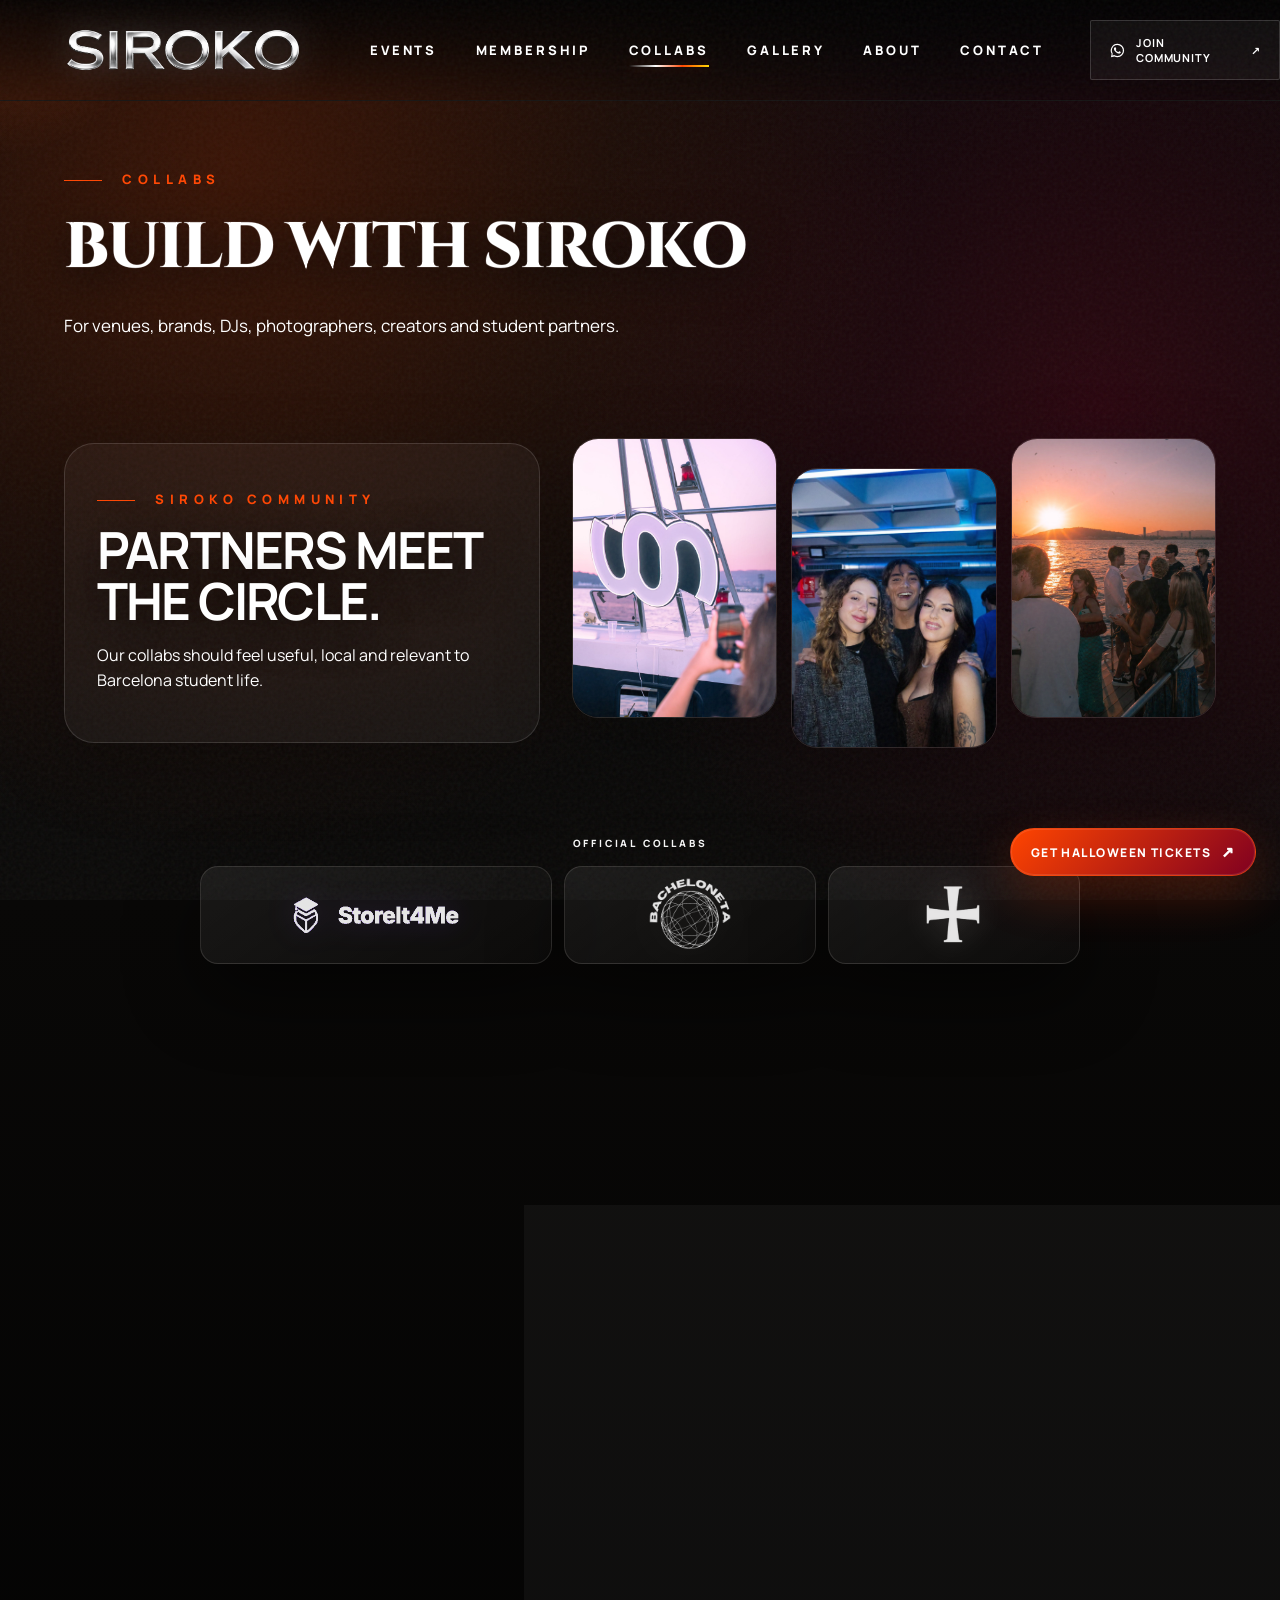
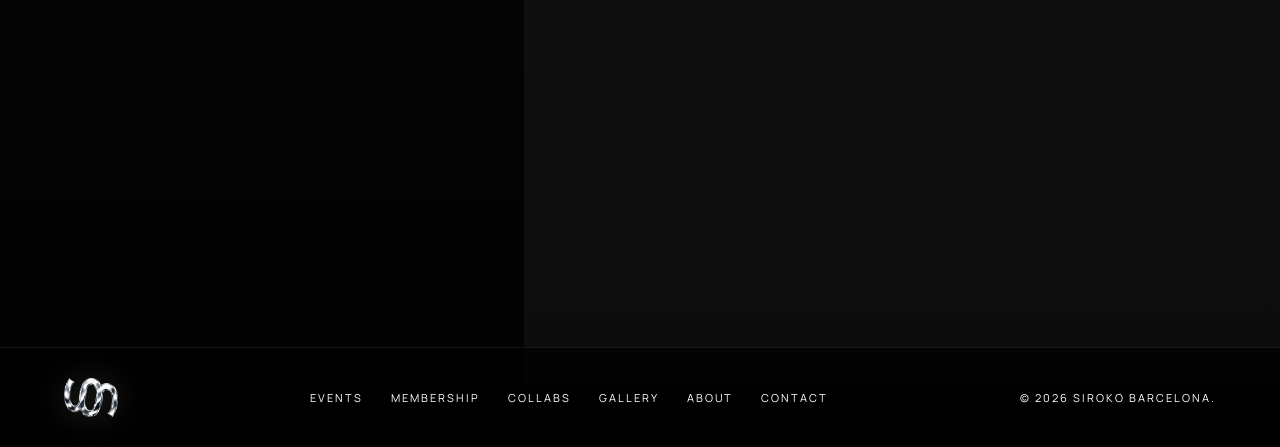
<file: collabs.html>
<!DOCTYPE html>

<html lang="en">
<head>
<meta charset="utf-8"/>
<meta content="width=device-width, initial-scale=1" name="viewport"/>
<meta content="Partner with Siroko, Barcelona’s fastest growing international student community, for venues, brands, creators and student-focused experiences." name="description"/>
<meta content="#000000" name="theme-color"/>
<title>Collab with Siroko | Barcelona Student Community</title>
<link href="assets/favicon.png" rel="icon" type="image/png"/>
<link href="assets/favicon.ico" rel="shortcut icon"/>
<link href="assets/apple-touch-icon.png" rel="apple-touch-icon"/>
<link href="https://fonts.googleapis.com" rel="preconnect"/>
<link crossorigin="" href="https://fonts.gstatic.com" rel="preconnect"/>
<link href="https://fonts.googleapis.com/css2?family=Cinzel:wght@500;600;700;800;900&amp;family=Manrope:wght@300;400;500;600;700;800&amp;display=swap" rel="stylesheet"/>
<link href="styles.css" rel="stylesheet"/>
<meta content="website" property="og:type"/><meta content="Collab with Siroko | Barcelona Student Community" property="og:title"/><meta content="Partner with Siroko, Barcelona’s fastest growing international student community, for venues, brands, creators and student-focused experiences." property="og:description"/><meta content="https://sirokofficial.com/assets/siroko-loader-logo.png" property="og:image"/><meta content="Siroko Barcelona" property="og:site_name"/><meta content="summary_large_image" name="twitter:card"/><meta content="Collab with Siroko | Barcelona Student Community" name="twitter:title"/><meta content="Partner with Siroko, Barcelona’s fastest growing international student community, for venues, brands, creators and student-focused experiences." name="twitter:description"/><meta content="https://sirokofficial.com/assets/siroko-loader-logo.png" name="twitter:image"/><meta content="https://sirokofficial.com/collabs.html" property="og:url"/><!-- Google tag (gtag.js) -->
<script async="" src="https://www.googletagmanager.com/gtag/js?id=G-8KCZZCNY47"></script>
<script>
  window.dataLayer = window.dataLayer || [];
  function gtag(){dataLayer.push(arguments);}
  gtag('js', new Date());

  gtag('config', 'G-8KCZZCNY47');
</script>
</head>
<body class="community-vibe">
<div aria-hidden="true" class="site-loader" id="siteLoader">
<div class="loader-orbit">
<img alt="" src="assets/siroko-loader-logo.png"/>
</div>
</div>
<div aria-hidden="true" class="noise"></div>
<div aria-hidden="true" class="cursor-glow" id="cursorGlow"></div>
<header class="site-header" id="top">
<a aria-label="Siroko home" class="brand" href="index.html">
<img alt="Siroko" class="brand-wordmark" src="assets/siroko-chrome-wordmark.png"/>
</a>
<button aria-expanded="false" aria-label="Open menu" class="menu-toggle" id="menuToggle"><span></span><span></span></button>
<nav aria-label="Main navigation" class="main-nav" id="mainNav">
<a class="" href="events.html">Events</a>
<a class="" href="membership.html">Membership</a>
<a class="active" href="collabs.html">Collabs</a>
<a class="" href="gallery.html">Gallery</a>
<a class="" href="about.html">About</a>
<a class="" href="contact.html">Contact</a>
</nav>
<a class="header-cta magnetic" href="https://chat.whatsapp.com/CiLnzHvrVsb4HOLV1KQPUT?s=cl&amp;p=i&amp;ilr=2" rel="noreferrer" target="_blank"><svg aria-hidden="true" class="wa-icon" viewbox="0 0 32 32"><path d="M16.02 3.2A12.7 12.7 0 0 0 5.1 22.42L3.7 28.8l6.52-1.5A12.66 12.66 0 0 0 16.02 28.7 12.75 12.75 0 0 0 16.02 3.2Zm0 23.34c-2 0-3.86-.56-5.45-1.53l-.39-.24-3.86.9.82-3.78-.25-.4a10.53 10.53 0 1 1 9.13 5.05Zm5.92-7.9c-.32-.16-1.9-.94-2.2-1.04-.3-.11-.52-.16-.74.16-.22.32-.85 1.04-1.04 1.25-.19.21-.38.24-.7.08-.32-.16-1.36-.5-2.6-1.6-.96-.86-1.6-1.91-1.79-2.23-.19-.32-.02-.5.14-.66.15-.15.32-.38.48-.56.16-.19.22-.32.32-.54.11-.21.05-.4-.03-.56-.08-.16-.74-1.78-1.01-2.44-.27-.64-.54-.55-.74-.56h-.63c-.21 0-.56.08-.85.4-.3.32-1.12 1.1-1.12 2.67 0 1.57 1.15 3.09 1.31 3.3.16.22 2.26 3.45 5.48 4.84.77.33 1.36.52 1.83.67.77.24 1.46.21 2.01.13.61-.09 1.9-.77 2.17-1.52.27-.75.27-1.38.19-1.52-.08-.13-.29-.21-.61-.37Z"></path></svg> Join community <span>↗</span></a>
</header>
<main>
<section class="section page-hero compact-page"><p class="eyebrow"><span></span> Collabs</p><h1 class="chrome-title small">Build With Siroko</h1><p class="hero-text">For venues, brands, DJs, photographers, creators and student partners.</p></section>
<section class="section soft-community-strip reveal">
<div class="soft-community-copy">
<p class="eyebrow"><span></span> Siroko community</p>
<h2>Partners meet the circle.</h2>
<p>Our collabs should feel useful, local and relevant to Barcelona student life.</p>
</div>
<div class="soft-community-images">
<img alt="Siroko community moment" loading="lazy" src="assets/srk-001-recap/srk-001-recap-07.jpg"/>
<img alt="Siroko student social moment" loading="lazy" src="assets/srk-002-recap/srk-002-recap-16.jpg"/>
<img alt="Siroko sunset moment" loading="lazy" src="assets/srk-001-recap/srk-001-recap-13.jpg"/>
</div>
</section>

<section aria-label="Official collabs" class="section collab-partners-section page-section">
<p class="sponsor-kicker">Official Collabs</p>
<div class="collab-grid">
<a aria-label="Open StoreIt4Me collab page" class="collab-logo-card featured-collab" href="collab-storeit4me.html">
<img alt="StoreIt4Me logo" src="assets/storeit4me-logo.png"/>
</a>
<div aria-label="Bacheloneta collab" class="collab-logo-card featured-collab bacheloneta-collab">
<img alt="Bacheloneta logo" src="assets/bacheloneta-logo.png"/>
</div>
<a aria-label="Open LVGN collab page" class="collab-logo-card featured-collab partner-cross-collab" href="collab-lvgn.html">
<img alt="LVGN logo" src="assets/partner-white-cross-logo.png"/>
</a>
</div>
</section>
<section aria-label="Siroko sponsors" class="section sponsors-section">
<p class="sponsor-kicker">Sponsors · Siroko Family</p>
<div class="sponsor-grid"><div class="sponsor-logo"><img alt="Siroko sponsor placeholder logo" src="assets/siroko-icon-silver-crop.png"/></div><div class="sponsor-logo"><img alt="Siroko sponsor placeholder logo" src="assets/siroko-icon-silver-crop.png"/></div><div class="sponsor-logo"><img alt="Siroko sponsor placeholder logo" src="assets/siroko-icon-silver-crop.png"/></div><div class="sponsor-logo"><img alt="Siroko sponsor placeholder logo" src="assets/siroko-icon-silver-crop.png"/></div><div class="sponsor-logo"><img alt="Siroko sponsor placeholder logo" src="assets/siroko-icon-silver-crop.png"/></div><div class="sponsor-logo"><img alt="Siroko sponsor placeholder logo" src="assets/siroko-icon-silver-crop.png"/></div></div>
</section>
<section aria-label="Collab with Siroko" class="section collab-application page-section">
<div class="collab-application-copy">
<p class="eyebrow"><span></span> Collab with Siroko</p>
<h2 class="chrome-title small">Collab with the Fastest Growing Student Community in Barcelona</h2>
<p>For brands, venues, creators, student partners and artists with a vision for Barcelona's international crowd.</p>
</div>
<form action="https://formspree.io/f/xyegvwjg" class="contact-form glass collab-form" id="collabForm" method="POST">
<input name="_subject" type="hidden" value="New Siroko collab request"/>
<label>Company / brand name
          <input name="company" placeholder="Your company" required="" type="text"/>
</label>
<label>Email
          <input name="email" placeholder="you@company.com" required="" type="email"/>
</label>
<label>Your vision
          <textarea name="vision" placeholder="Tell us what you want to build with Siroko" required="" rows="6"></textarea>
</label>
<button class="btn btn-primary magnetic" type="submit">Send <span>↗</span></button>
<p class="form-status" id="collabStatus"></p>
</form>
</section>
</main>
<footer class="site-footer">
<a class="footer-logo" href="index.html"><img alt="Siroko icon" src="assets/siroko-icon-silver-crop.png"/></a>
<nav aria-label="Footer navigation">
<a href="events.html">Events</a><a href="membership.html">Membership</a><a href="collabs.html">Collabs</a><a href="gallery.html">Gallery</a><a href="about.html">About</a><a href="contact.html">Contact</a>
</nav>
<p>© <span id="year"></span> Siroko Barcelona.</p>
</footer>
<dialog aria-labelledby="modalTitle" class="membership-modal" id="membershipModal">
<form class="modal-inner" method="dialog">
<button aria-label="Close modal" class="close-modal">×</button>
<img alt="Siroko icon" src="assets/siroko-icon-silver-crop.png"/>
<h2 id="modalTitle">Join Siroko</h2>
<p>Drop your details for event links, sports plans and Barcelona student nights.</p>
<label>Full name<input id="memberName" placeholder="Your name" type="text"/></label>
<label>Email<input id="memberEmail" placeholder="you@email.com" type="email"/></label>
<label>Instagram<input id="memberInstagram" placeholder="@yourhandle" type="text"/></label>
<button class="btn btn-primary" id="saveMember" type="button">Join the waitlist</button>
<p class="form-status" id="memberStatus"></p>
</form>
</dialog>
<a class="mobile-ticket-cta" href="https://site.fourvenues.com/en/siroko-null/events/halloween-party-siroko-31-10-2026-ZJC8" rel="noreferrer" target="_blank">Get Halloween Tickets <span>↗</span></a>
<script src="script.js"></script>
</body>
</html>
</file>
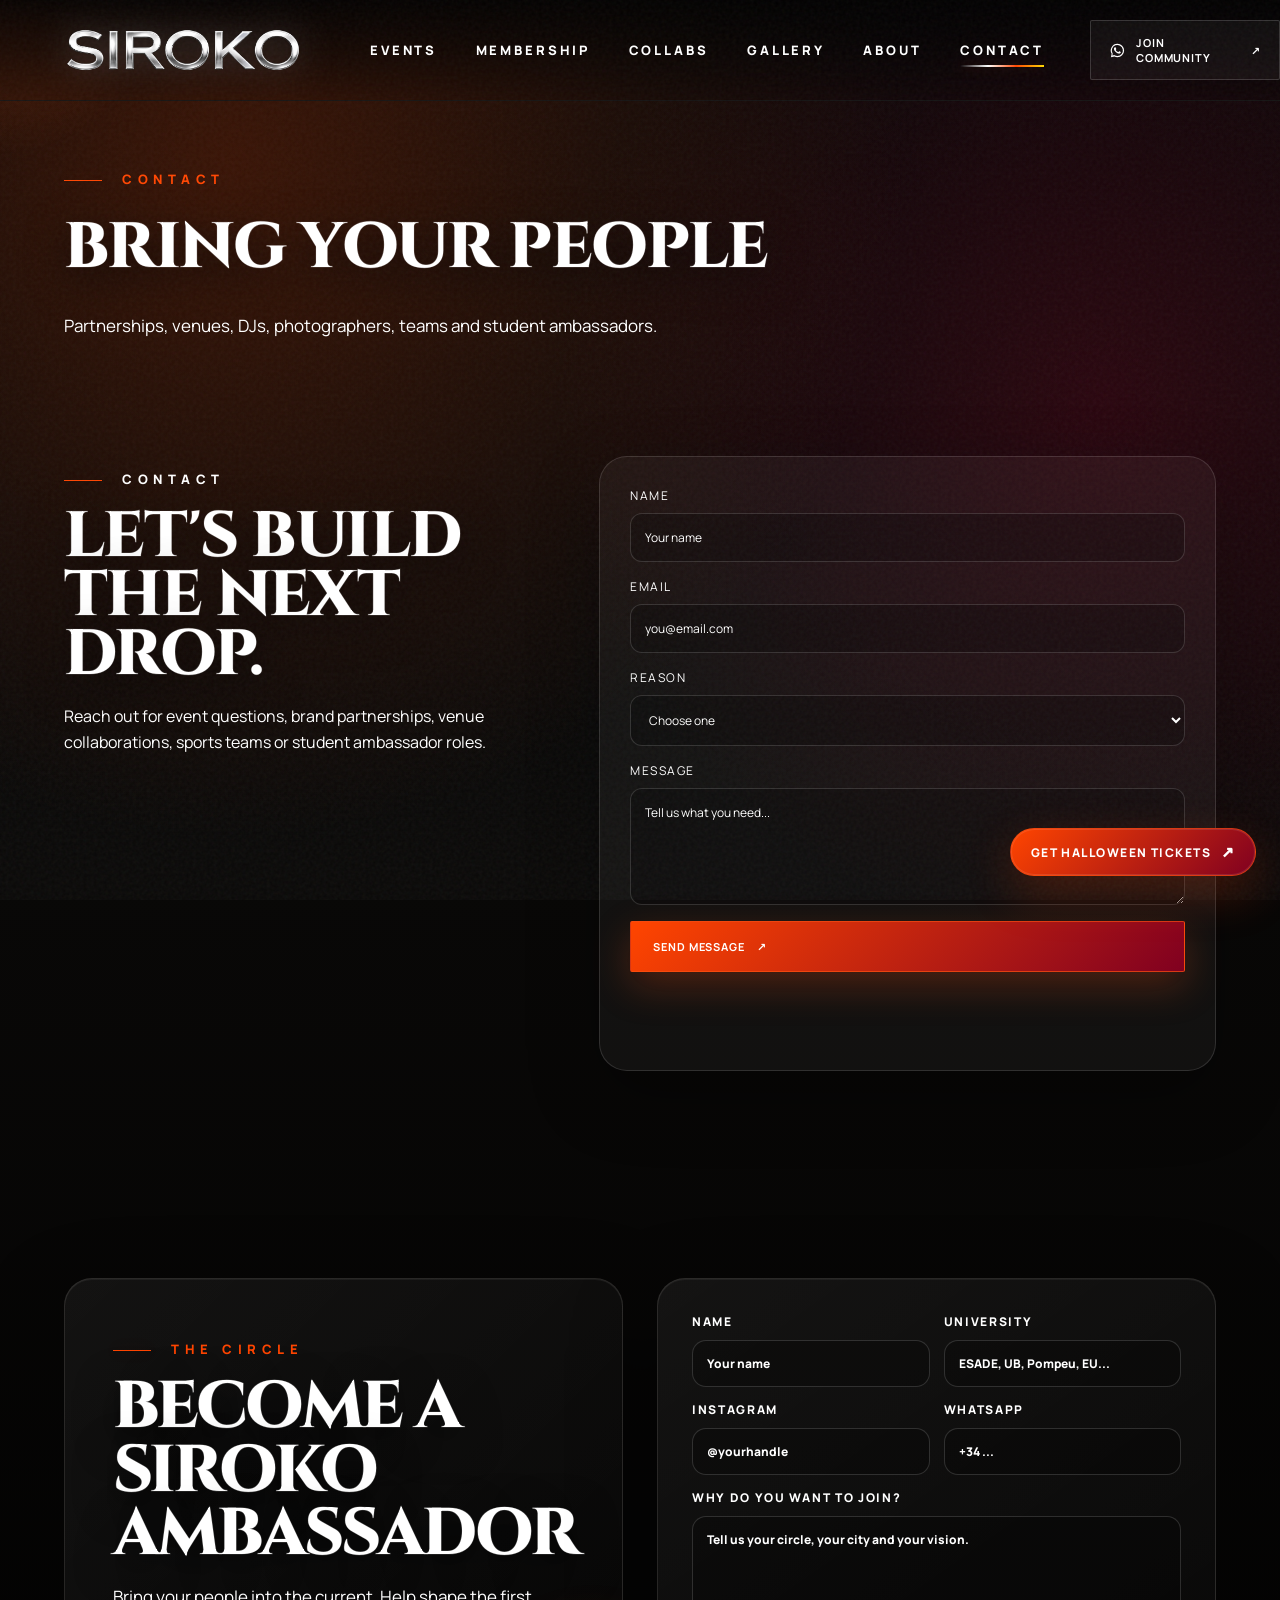
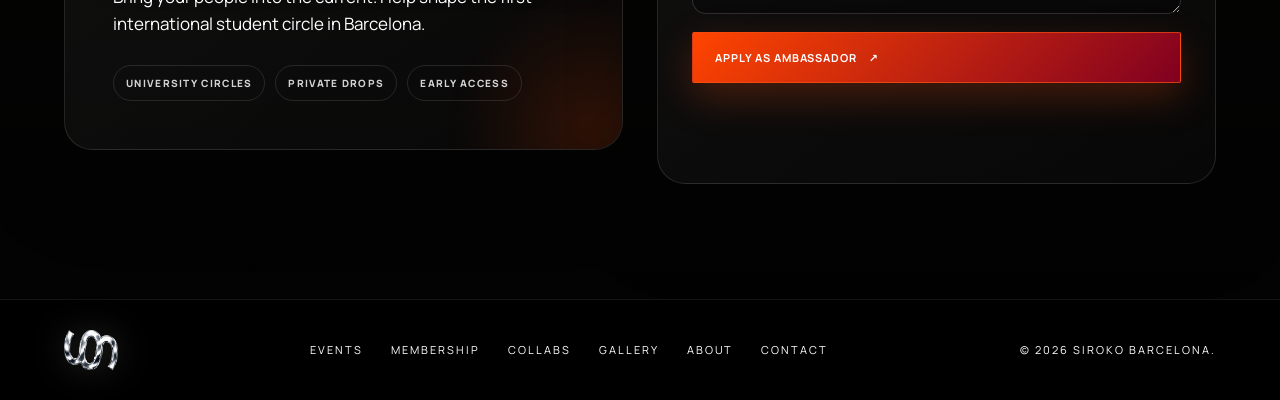
<file: contact.html>
<!DOCTYPE html>

<html lang="en">
<head>
<meta charset="utf-8"/>
<meta content="width=device-width, initial-scale=1" name="viewport"/>
<meta content="Contact Siroko for event questions, partnerships, collaborations and student ambassador applications." name="description"/>
<meta content="#000000" name="theme-color"/>
<title>Contact Siroko | Partnerships, Ambassadors and Events</title>
<link href="assets/favicon.png" rel="icon" type="image/png"/>
<link href="assets/favicon.ico" rel="shortcut icon"/>
<link href="assets/apple-touch-icon.png" rel="apple-touch-icon"/>
<link href="https://fonts.googleapis.com" rel="preconnect"/>
<link crossorigin="" href="https://fonts.gstatic.com" rel="preconnect"/>
<link href="https://fonts.googleapis.com/css2?family=Cinzel:wght@500;600;700;800;900&amp;family=Manrope:wght@300;400;500;600;700;800&amp;display=swap" rel="stylesheet"/>
<link href="styles.css" rel="stylesheet"/>
<meta content="website" property="og:type"/><meta content="Contact Siroko | Partnerships, Ambassadors and Events" property="og:title"/><meta content="Contact Siroko for event questions, partnerships, collaborations and student ambassador applications." property="og:description"/><meta content="https://sirokofficial.com/assets/siroko-loader-logo.png" property="og:image"/><meta content="Siroko Barcelona" property="og:site_name"/><meta content="summary_large_image" name="twitter:card"/><meta content="Contact Siroko | Partnerships, Ambassadors and Events" name="twitter:title"/><meta content="Contact Siroko for event questions, partnerships, collaborations and student ambassador applications." name="twitter:description"/><meta content="https://sirokofficial.com/assets/siroko-loader-logo.png" name="twitter:image"/><meta content="https://sirokofficial.com/contact.html" property="og:url"/><!-- Google tag (gtag.js) -->
<script async="" src="https://www.googletagmanager.com/gtag/js?id=G-8KCZZCNY47"></script>
<script>
  window.dataLayer = window.dataLayer || [];
  function gtag(){dataLayer.push(arguments);}
  gtag('js', new Date());

  gtag('config', 'G-8KCZZCNY47');
</script>
</head>
<body class="community-vibe">
<div aria-hidden="true" class="site-loader" id="siteLoader">
<div class="loader-orbit">
<img alt="" src="assets/siroko-loader-logo.png"/>
</div>
</div>
<div aria-hidden="true" class="noise"></div>
<div aria-hidden="true" class="cursor-glow" id="cursorGlow"></div>
<header class="site-header" id="top">
<a aria-label="Siroko home" class="brand" href="index.html">
<img alt="Siroko" class="brand-wordmark" src="assets/siroko-chrome-wordmark.png"/>
</a>
<button aria-expanded="false" aria-label="Open menu" class="menu-toggle" id="menuToggle"><span></span><span></span></button>
<nav aria-label="Main navigation" class="main-nav" id="mainNav">
<a class="" href="events.html">Events</a>
<a class="" href="membership.html">Membership</a>
<a class="" href="collabs.html">Collabs</a>
<a class="" href="gallery.html">Gallery</a>
<a class="" href="about.html">About</a>
<a class="active" href="contact.html">Contact</a>
</nav>
<a class="header-cta magnetic" href="https://chat.whatsapp.com/CiLnzHvrVsb4HOLV1KQPUT?s=cl&amp;p=i&amp;ilr=2" rel="noreferrer" target="_blank"><svg aria-hidden="true" class="wa-icon" viewbox="0 0 32 32"><path d="M16.02 3.2A12.7 12.7 0 0 0 5.1 22.42L3.7 28.8l6.52-1.5A12.66 12.66 0 0 0 16.02 28.7 12.75 12.75 0 0 0 16.02 3.2Zm0 23.34c-2 0-3.86-.56-5.45-1.53l-.39-.24-3.86.9.82-3.78-.25-.4a10.53 10.53 0 1 1 9.13 5.05Zm5.92-7.9c-.32-.16-1.9-.94-2.2-1.04-.3-.11-.52-.16-.74.16-.22.32-.85 1.04-1.04 1.25-.19.21-.38.24-.7.08-.32-.16-1.36-.5-2.6-1.6-.96-.86-1.6-1.91-1.79-2.23-.19-.32-.02-.5.14-.66.15-.15.32-.38.48-.56.16-.19.22-.32.32-.54.11-.21.05-.4-.03-.56-.08-.16-.74-1.78-1.01-2.44-.27-.64-.54-.55-.74-.56h-.63c-.21 0-.56.08-.85.4-.3.32-1.12 1.1-1.12 2.67 0 1.57 1.15 3.09 1.31 3.3.16.22 2.26 3.45 5.48 4.84.77.33 1.36.52 1.83.67.77.24 1.46.21 2.01.13.61-.09 1.9-.77 2.17-1.52.27-.75.27-1.38.19-1.52-.08-.13-.29-.21-.61-.37Z"></path></svg> Join community <span>↗</span></a>
</header>
<main>
<section class="section page-hero compact-page"><p class="eyebrow"><span></span> Contact</p><h1 class="chrome-title small">Bring Your People</h1><p class="hero-text">Partnerships, venues, DJs, photographers, teams and student ambassadors.</p></section>
<section class="section contact-section page-section"><div class="contact-copy"><p class="eyebrow"><span></span> Contact</p><h2 class="chrome-title small">Let's build the next drop.</h2><p>Reach out for event questions, brand partnerships, venue collaborations, sports teams or student ambassador roles.</p></div><form action="https://formspree.io/f/xvkpyarq" class="contact-form glass" id="contactForm" method="POST"><input name="_subject" type="hidden" value="New Siroko contact message"/><input name="form_source" type="hidden" value="General contact page"/><label>Name<input name="name" placeholder="Your name" required="" type="text"/></label><label>Email<input name="email" placeholder="you@email.com" required="" type="email"/></label><label>Reason<select name="reason" required=""><option value="">Choose one</option><option>Partnership</option><option>Event question</option><option>Sports team</option><option>Join the list</option></select></label><label>Message<textarea name="message" placeholder="Tell us what you need..." required="" rows="5"></textarea></label><button class="btn btn-primary" type="submit">Send message <span>↗</span></button><p class="form-status" id="formStatus" role="status"></p></form></section>
<section aria-label="Become a Siroko Ambassador" class="section ambassador-section contact-ambassador" id="ambassadors">
<div class="ambassador-copy">
<p class="eyebrow"><span></span> The Circle</p>
<h2 class="chrome-title small">Become a Siroko Ambassador</h2>
<p class="hero-text">Bring your people into the current. Help shape the first international student circle in Barcelona.</p>
<div class="ambassador-notes">
<span>University circles</span>
<span>Private drops</span>
<span>Early access</span>
</div>
</div>
<form action="https://formspree.io/f/xnpardvl" class="ambassador-form" id="ambassadorForm" method="POST"><input name="_subject" type="hidden" value="New Siroko ambassador application"/><input name="form_source" type="hidden" value="Ambassador application form"/>
<label>Name<input name="name" placeholder="Your name" required="" type="text"/></label>
<label>University<input name="university" placeholder="ESADE, UB, Pompeu, EU..." required="" type="text"/></label>
<label>Instagram<input name="instagram" placeholder="@yourhandle" required="" type="text"/></label>
<label>WhatsApp<input name="whatsapp" placeholder="+34 ..." required="" type="text"/></label>
<label class="full">Why do you want to join?<textarea name="message" placeholder="Tell us your circle, your city and your vision." required="" rows="4"></textarea></label>
<button class="btn btn-primary magnetic" type="submit">Apply as Ambassador <span>↗</span></button>
<p class="form-status" id="ambassadorStatus"></p>
</form>
</section></main>
<footer class="site-footer">
<a class="footer-logo" href="index.html"><img alt="Siroko icon" src="assets/siroko-icon-silver-crop.png"/></a>
<nav aria-label="Footer navigation">
<a href="events.html">Events</a><a href="membership.html">Membership</a><a href="collabs.html">Collabs</a><a href="gallery.html">Gallery</a><a href="about.html">About</a><a href="contact.html">Contact</a>
</nav>
<p>© <span id="year"></span> Siroko Barcelona.</p>
</footer>
<dialog aria-labelledby="modalTitle" class="membership-modal" id="membershipModal">
<form class="modal-inner" method="dialog">
<button aria-label="Close modal" class="close-modal">×</button>
<img alt="Siroko icon" src="assets/siroko-icon-silver-crop.png"/>
<h2 id="modalTitle">Join Siroko</h2>
<p>Drop your details for event links, sports plans and Barcelona student nights.</p>
<label>Full name<input id="memberName" placeholder="Your name" type="text"/></label>
<label>Email<input id="memberEmail" placeholder="you@email.com" type="email"/></label>
<label>Instagram<input id="memberInstagram" placeholder="@yourhandle" type="text"/></label>
<button class="btn btn-primary" id="saveMember" type="button">Join the waitlist</button>
<p class="form-status" id="memberStatus"></p>
</form>
</dialog>
<a class="mobile-ticket-cta" href="https://site.fourvenues.com/en/siroko-null/events/halloween-party-siroko-31-10-2026-ZJC8" rel="noreferrer" target="_blank">Get Halloween Tickets <span>↗</span></a>
<script src="script.js"></script>
</body>
</html>
</file>
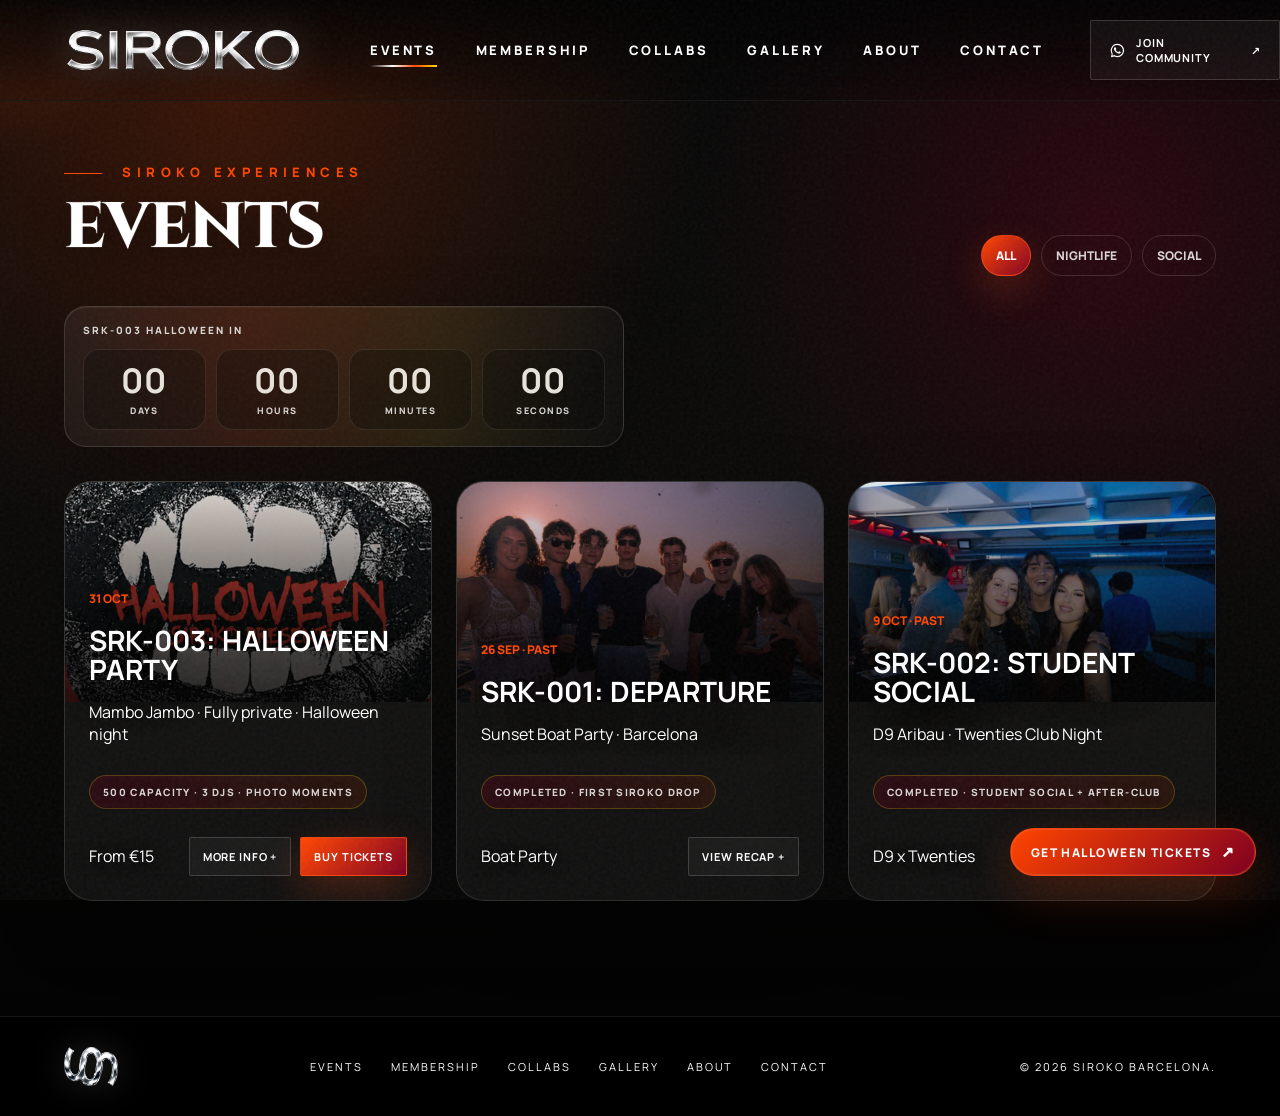
<file: events.html>
<!DOCTYPE html>

<html lang="en">
<head>
<meta charset="utf-8"/>
<meta content="width=device-width, initial-scale=1" name="viewport"/>
<meta content="Explore Siroko experiences in Barcelona, including SRK-003: Halloween Party at Mambo Jambo." name="description"/>
<meta content="#000000" name="theme-color"/>
<title>Siroko Experiences | Events in Barcelona</title>
<link href="assets/favicon.png" rel="icon" type="image/png"/>
<link href="assets/favicon.ico" rel="shortcut icon"/>
<link href="assets/apple-touch-icon.png" rel="apple-touch-icon"/>
<link href="https://fonts.googleapis.com" rel="preconnect"/>
<link crossorigin="" href="https://fonts.gstatic.com" rel="preconnect"/>
<link href="https://fonts.googleapis.com/css2?family=Cinzel:wght@500;600;700;800;900&amp;family=Manrope:wght@300;400;500;600;700;800&amp;display=swap" rel="stylesheet"/>
<link href="styles.css" rel="stylesheet"/>
<meta content="website" property="og:type"/><meta content="Siroko Experiences | Events in Barcelona" property="og:title"/><meta content="Explore Siroko experiences in Barcelona, including SRK-003: Halloween Party at Mambo Jambo." property="og:description"/><meta content="https://sirokofficial.com/assets/siroko-loader-logo.png" property="og:image"/><meta content="Siroko Barcelona" property="og:site_name"/><meta content="summary_large_image" name="twitter:card"/><meta content="Siroko Experiences | Events in Barcelona" name="twitter:title"/><meta content="Explore Siroko experiences in Barcelona, including SRK-003: Halloween Party at Mambo Jambo." name="twitter:description"/><meta content="https://sirokofficial.com/assets/siroko-loader-logo.png" name="twitter:image"/><meta content="https://sirokofficial.com/events.html" property="og:url"/><!-- Google tag (gtag.js) -->
<script async="" src="https://www.googletagmanager.com/gtag/js?id=G-8KCZZCNY47"></script>
<script>
  window.dataLayer = window.dataLayer || [];
  function gtag(){dataLayer.push(arguments);}
  gtag('js', new Date());

  gtag('config', 'G-8KCZZCNY47');
</script>
</head>
<body class="community-vibe">
<div aria-hidden="true" class="site-loader" id="siteLoader">
<div class="loader-orbit">
<img alt="" src="assets/siroko-loader-logo.png"/>
</div>
</div>
<div aria-hidden="true" class="noise"></div>
<div aria-hidden="true" class="cursor-glow" id="cursorGlow"></div>
<header class="site-header" id="top">
<a aria-label="Siroko home" class="brand" href="index.html">
<img alt="Siroko" class="brand-wordmark" src="assets/siroko-chrome-wordmark.png"/>
</a>
<button aria-expanded="false" aria-label="Open menu" class="menu-toggle" id="menuToggle"><span></span><span></span></button>
<nav aria-label="Main navigation" class="main-nav" id="mainNav">
<a class="active" href="events.html">Events</a>
<a class="" href="membership.html">Membership</a>
<a class="" href="collabs.html">Collabs</a>
<a class="" href="gallery.html">Gallery</a>
<a class="" href="about.html">About</a>
<a class="" href="contact.html">Contact</a>
</nav>
<a class="header-cta magnetic" href="https://chat.whatsapp.com/CiLnzHvrVsb4HOLV1KQPUT?s=cl&amp;p=i&amp;ilr=2" rel="noreferrer" target="_blank"><svg aria-hidden="true" class="wa-icon" viewbox="0 0 32 32"><path d="M16.02 3.2A12.7 12.7 0 0 0 5.1 22.42L3.7 28.8l6.52-1.5A12.66 12.66 0 0 0 16.02 28.7 12.75 12.75 0 0 0 16.02 3.2Zm0 23.34c-2 0-3.86-.56-5.45-1.53l-.39-.24-3.86.9.82-3.78-.25-.4a10.53 10.53 0 1 1 9.13 5.05Zm5.92-7.9c-.32-.16-1.9-.94-2.2-1.04-.3-.11-.52-.16-.74.16-.22.32-.85 1.04-1.04 1.25-.19.21-.38.24-.7.08-.32-.16-1.36-.5-2.6-1.6-.96-.86-1.6-1.91-1.79-2.23-.19-.32-.02-.5.14-.66.15-.15.32-.38.48-.56.16-.19.22-.32.32-.54.11-.21.05-.4-.03-.56-.08-.16-.74-1.78-1.01-2.44-.27-.64-.54-.55-.74-.56h-.63c-.21 0-.56.08-.85.4-.3.32-1.12 1.1-1.12 2.67 0 1.57 1.15 3.09 1.31 3.3.16.22 2.26 3.45 5.48 4.84.77.33 1.36.52 1.83.67.77.24 1.46.21 2.01.13.61-.09 1.9-.77 2.17-1.52.27-.75.27-1.38.19-1.52-.08-.13-.29-.21-.61-.37Z"></path></svg> Join community <span>↗</span></a>
</header>
<main>
<section class="section events-section page-section"><div class="section-head"><div><p class="eyebrow events-subheader"><span></span> Siroko Experiences</p><h2 class="chrome-title small">Events</h2></div><div aria-label="Event filters" class="filter-bar" role="tablist"><button class="filter active" data-filter="all">All</button><button class="filter" data-filter="nightlife">Nightlife</button><button class="filter" data-filter="social">Social</button></div></div>
<div aria-label="Countdown to SRK-003" class="countdown-card events-countdown" data-countdown="2026-10-31T23:00:00+01:00">
<span class="countdown-label">SRK-003 Halloween in</span>
<div class="countdown-grid">
<div><strong data-days="">00</strong><span>Days</span></div>
<div><strong data-hours="">00</strong><span>Hours</span></div>
<div><strong data-minutes="">00</strong><span>Minutes</span></div>
<div><strong data-seconds="">00</strong><span>Seconds</span></div>
</div>
</div>
<div class="event-grid" id="eventGrid">
<article class="event-card tilt" data-category="nightlife">
<div class="event-image srk003-flyer"></div>
<div class="event-content"><span class="date-chip">31 Oct</span><h3>SRK-003: Halloween Party</h3><p>Mambo Jambo · Fully private · Halloween night</p><span class="capacity-chip">500 capacity · 3 DJs · Photo moments</span><div class="event-bottom event-bottom-split"><span>From €15</span><div class="event-card-actions"><a class="mini-btn" href="srk-003.html">More info +</a><a class="mini-btn mini-btn-primary buy-ticket-btn" href="https://site.fourvenues.com/en/siroko-null/events/halloween-party-siroko-31-10-2026-ZJC8" rel="noreferrer" target="_blank">Buy Tickets</a></div></div></div>
</article>
<article class="event-card tilt event-card-past" data-category="nightlife">
<div class="event-image srk001-community-card"></div>
<div class="event-content"><span class="date-chip muted">26 Sep · Past</span><h3>SRK-001: DEPARTURE</h3><p>Sunset Boat Party · Barcelona</p><span class="capacity-chip">Completed · First Siroko drop</span><div class="event-bottom event-bottom-split"><span>Boat Party</span><div class="event-card-actions"><a class="mini-btn" href="srk-001.html">View recap +</a></div></div></div>
</article>
<article class="event-card tilt event-card-past" data-category="social">
<div class="event-image srk002-community-card"></div>
<div class="event-content"><span class="date-chip muted">9 Oct · Past</span><h3>SRK-002: Student Social</h3><p>D9 Aribau · Twenties Club Night</p><span class="capacity-chip">Completed · Student social + after-club</span><div class="event-bottom event-bottom-split"><span>D9 x Twenties</span><div class="event-card-actions"><a class="mini-btn" href="srk-002.html">View recap +</a></div></div></div>
</article>
</div></section>
</main>
<footer class="site-footer">
<a class="footer-logo" href="index.html"><img alt="Siroko icon" src="assets/siroko-icon-silver-crop.png"/></a>
<nav aria-label="Footer navigation">
<a href="events.html">Events</a><a href="membership.html">Membership</a><a href="collabs.html">Collabs</a><a href="gallery.html">Gallery</a><a href="about.html">About</a><a href="contact.html">Contact</a>
</nav>
<p>© <span id="year"></span> Siroko Barcelona.</p>
</footer>
<dialog aria-labelledby="modalTitle" class="membership-modal" id="membershipModal">
<form class="modal-inner" method="dialog">
<button aria-label="Close modal" class="close-modal">×</button>
<img alt="Siroko icon" src="assets/siroko-icon-silver-crop.png"/>
<h2 id="modalTitle">Join Siroko</h2>
<p>Drop your details for event links, sports plans and Barcelona student nights.</p>
<label>Full name<input id="memberName" placeholder="Your name" type="text"/></label>
<label>Email<input id="memberEmail" placeholder="you@email.com" type="email"/></label>
<label>Instagram<input id="memberInstagram" placeholder="@yourhandle" type="text"/></label>
<button class="btn btn-primary" id="saveMember" type="button">Join the waitlist</button>
<p class="form-status" id="memberStatus"></p>
</form>
</dialog>
<a class="mobile-ticket-cta" href="https://site.fourvenues.com/en/siroko-null/events/halloween-party-siroko-31-10-2026-ZJC8" rel="noreferrer" target="_blank">Get Halloween Tickets <span>↗</span></a>
<script src="script.js"></script>
</body>
</html>
</file>
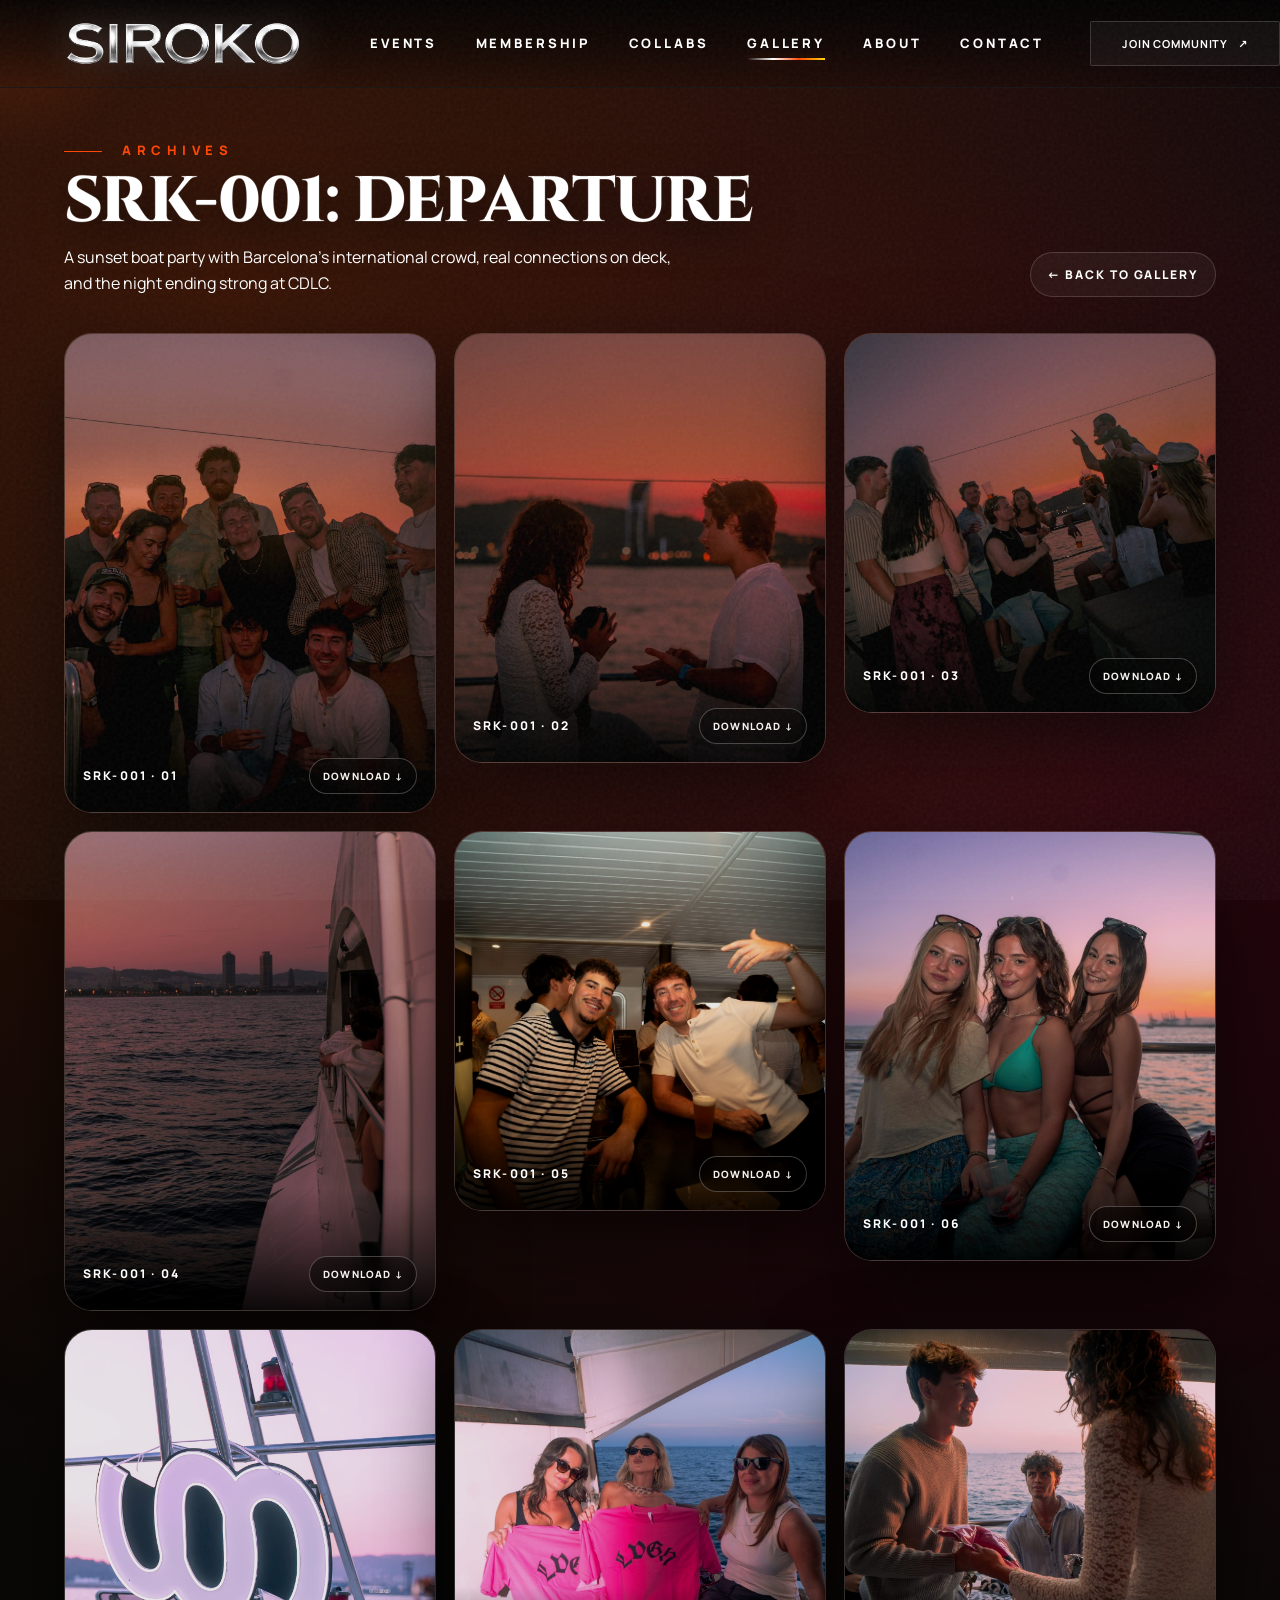
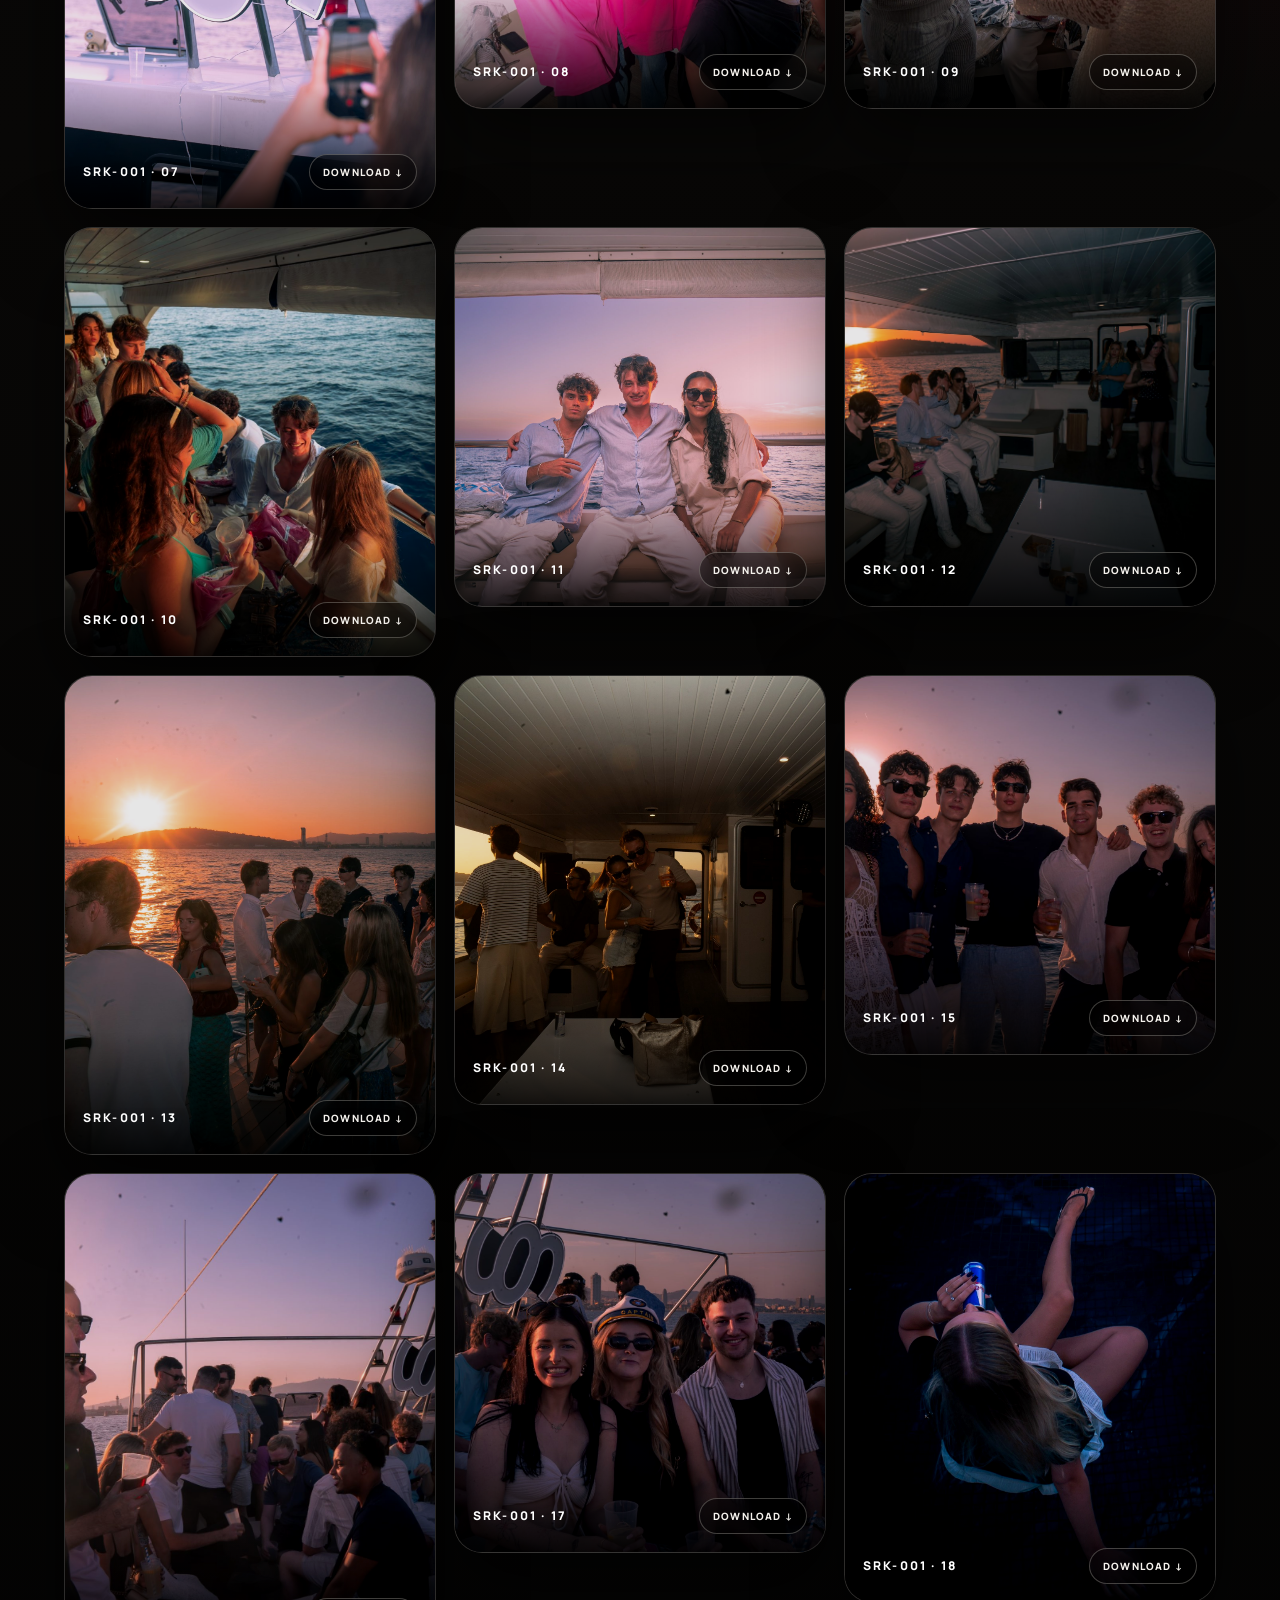
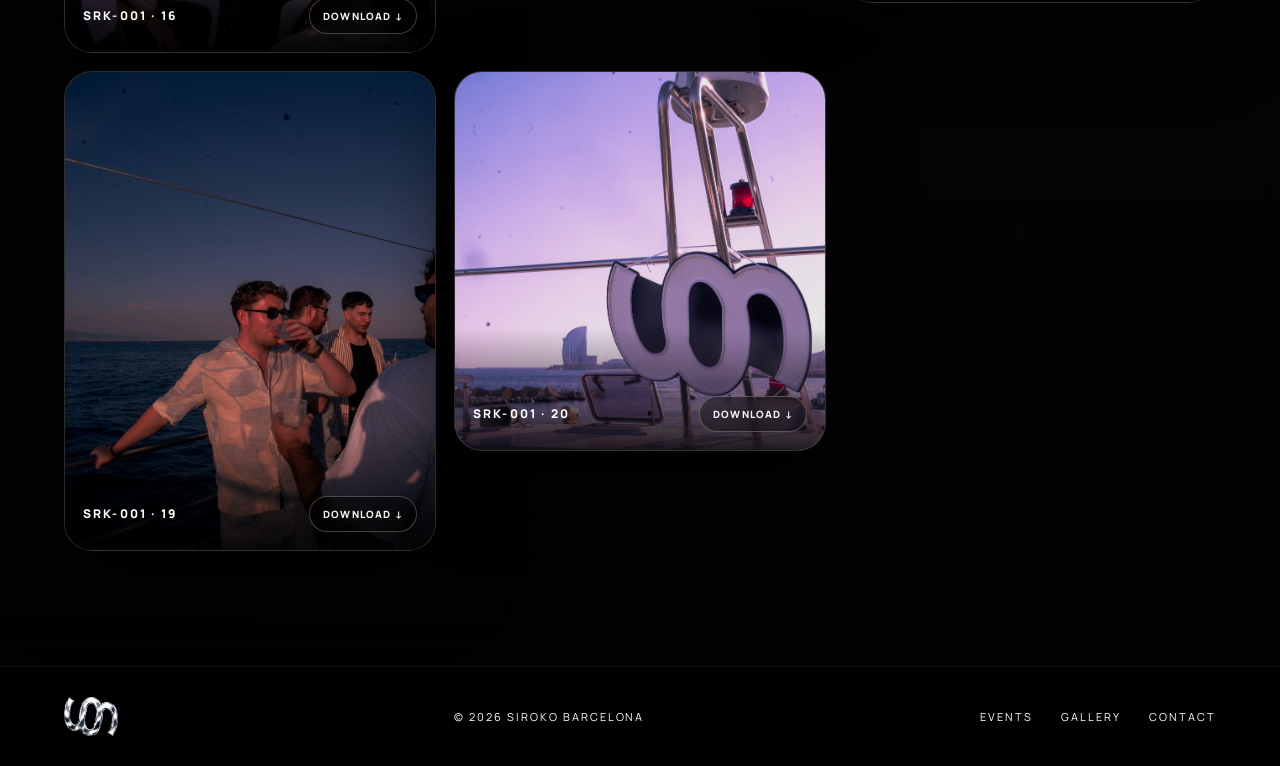
<file: gallery-event.html>
<!DOCTYPE html>

<html lang="en">
<head>
<meta charset="utf-8"/>
<meta content="width=device-width, initial-scale=1" name="viewport"/>
<meta content="#000000" name="theme-color"/>
<title>Siroko Archive | Event Gallery</title>
<link href="assets/favicon.png" rel="icon" type="image/png"/>
<link href="assets/favicon.ico" rel="shortcut icon"/>
<link href="assets/apple-touch-icon.png" rel="apple-touch-icon"/>
<link href="https://fonts.googleapis.com" rel="preconnect"/>
<link crossorigin="" href="https://fonts.gstatic.com" rel="preconnect"/>
<link href="https://fonts.googleapis.com/css2?family=Cinzel:wght@500;600;700;800&amp;family=Manrope:wght@300;400;500;600;700;800&amp;display=swap" rel="stylesheet"/>
<link href="styles.css" rel="stylesheet"/>
<meta content="Explore a Siroko event archive and photo collection." name="description"/><meta content="website" property="og:type"/><meta content="Siroko Archive | Event Gallery" property="og:title"/><meta content="Explore a Siroko event archive and photo collection." property="og:description"/><meta content="https://sirokofficial.com/assets/siroko-loader-logo.png" property="og:image"/><meta content="Siroko Barcelona" property="og:site_name"/><meta content="summary_large_image" name="twitter:card"/><meta content="Siroko Archive | Event Gallery" name="twitter:title"/><meta content="Explore a Siroko event archive and photo collection." name="twitter:description"/><meta content="https://sirokofficial.com/assets/siroko-loader-logo.png" name="twitter:image"/><meta content="https://sirokofficial.com/gallery-event.html" property="og:url"/><!-- Google tag (gtag.js) -->
<script async="" src="https://www.googletagmanager.com/gtag/js?id=G-8KCZZCNY47"></script>
<script>
  window.dataLayer = window.dataLayer || [];
  function gtag(){dataLayer.push(arguments);}
  gtag('js', new Date());

  gtag('config', 'G-8KCZZCNY47');
</script>
</head>
<body class="community-vibe">
<div aria-hidden="true" class="site-loader" id="siteLoader">
<div class="loader-orbit">
<img alt="" src="assets/siroko-loader-logo.png"/>
</div>
</div>
<div aria-hidden="true" class="noise"></div>
<div aria-hidden="true" class="cursor-glow" id="cursorGlow"></div>
<header class="site-header" id="top">
<a aria-label="Siroko home" class="brand" href="index.html">
<img alt="Siroko" class="brand-wordmark" src="assets/siroko-chrome-wordmark.png"/>
</a>
<nav aria-label="Main navigation" class="main-nav">
<a href="events.html">Events</a>
<a href="membership.html">Membership</a>
<a href="collabs.html">Collabs</a>
<a class="active" href="gallery.html">Gallery</a>
<a href="about.html">About</a>
<a href="contact.html">Contact</a>
</nav>
<a class="header-cta magnetic" href="https://chat.whatsapp.com/CiLnzHvrVsb4HOLV1KQPUT?s=cl&amp;p=i&amp;ilr=2" rel="noreferrer" target="_blank">Join community <span>↗</span></a>
</header>
<main class="section gallery-page">
<div class="gallery-page-head">
<div>
<p class="eyebrow"><span></span> Archives</p>
<h1 class="chrome-title small gallery-page-title" id="galleryTitle">Siroko Gallery</h1>
</div>
<a class="back-link" href="gallery.html">← Back to gallery</a>
</div>
<div aria-label="Event photos" class="photo-grid" id="photoGrid"></div>
</main>
<footer class="site-footer">
<img alt="Siroko icon" src="assets/siroko-icon-silver-crop.png"/>
<span>© <span id="year"></span> Siroko Barcelona</span>
<nav><a href="events.html">Events</a><a href="gallery.html">Gallery</a><a href="contact.html">Contact</a></nav>
</footer>
<script src="gallery-event.js"></script>
</body>
</html>
</file>
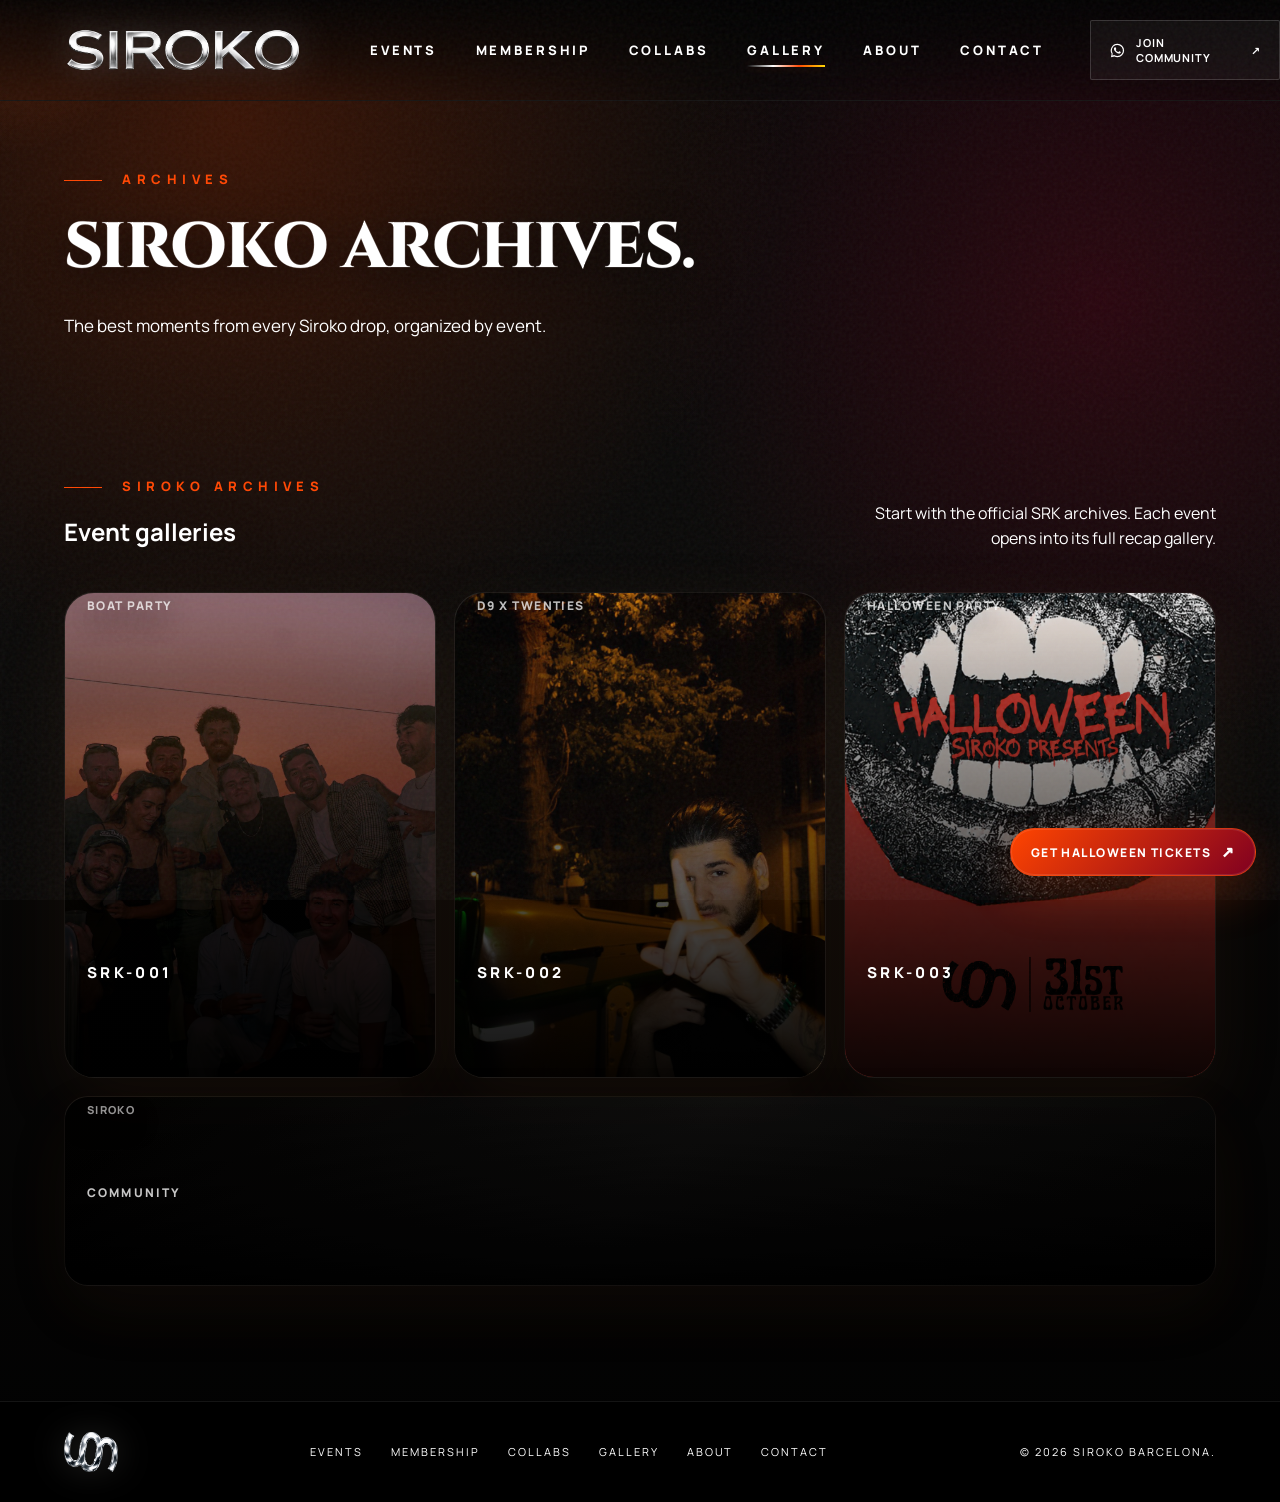
<file: gallery.html>
<!DOCTYPE html>

<html lang="en">
<head>
<meta charset="utf-8"/>
<meta content="width=device-width, initial-scale=1" name="viewport"/>
<meta content="Explore Siroko event archives from SRK-001, SRK-002 and SRK-003." name="description"/>
<meta content="#000000" name="theme-color"/>
<title>Siroko Gallery | Event Archives</title>
<link href="assets/favicon.png" rel="icon" type="image/png"/>
<link href="assets/favicon.ico" rel="shortcut icon"/>
<link href="assets/apple-touch-icon.png" rel="apple-touch-icon"/>
<link href="https://fonts.googleapis.com" rel="preconnect"/>
<link crossorigin="" href="https://fonts.gstatic.com" rel="preconnect"/>
<link href="https://fonts.googleapis.com/css2?family=Cinzel:wght@500;600;700;800;900&amp;family=Manrope:wght@300;400;500;600;700;800&amp;display=swap" rel="stylesheet"/>
<link href="styles.css" rel="stylesheet"/>
<meta content="website" property="og:type"/><meta content="Siroko Gallery | Event Archives" property="og:title"/><meta content="Explore Siroko event archives from SRK-001, SRK-002 and SRK-003." property="og:description"/><meta content="https://sirokofficial.com/assets/srk-001-recap/srk-001-recap-07.jpg" property="og:image"/><meta content="Siroko Barcelona" property="og:site_name"/><meta content="summary_large_image" name="twitter:card"/><meta content="Siroko Gallery | Event Archives" name="twitter:title"/><meta content="Explore Siroko event archives from SRK-001, SRK-002 and SRK-003." name="twitter:description"/><meta content="https://sirokofficial.com/assets/srk-001-recap/srk-001-recap-07.jpg" name="twitter:image"/><meta content="https://sirokofficial.com/gallery.html" property="og:url"/><!-- Google tag (gtag.js) -->
<script async="" src="https://www.googletagmanager.com/gtag/js?id=G-8KCZZCNY47"></script>
<script>
  window.dataLayer = window.dataLayer || [];
  function gtag(){dataLayer.push(arguments);}
  gtag('js', new Date());

  gtag('config', 'G-8KCZZCNY47');
</script>
</head>
<body class="community-vibe">
<div aria-hidden="true" class="site-loader" id="siteLoader">
<div class="loader-orbit">
<img alt="" src="assets/siroko-loader-logo.png"/>
</div>
</div>
<div aria-hidden="true" class="noise"></div>
<div aria-hidden="true" class="cursor-glow" id="cursorGlow"></div>
<header class="site-header" id="top">
<a aria-label="Siroko home" class="brand" href="index.html">
<img alt="Siroko" class="brand-wordmark" src="assets/siroko-chrome-wordmark.png"/>
</a>
<button aria-expanded="false" aria-label="Open menu" class="menu-toggle" id="menuToggle"><span></span><span></span></button>
<nav aria-label="Main navigation" class="main-nav" id="mainNav">
<a class="" href="events.html">Events</a>
<a class="" href="membership.html">Membership</a>
<a class="" href="collabs.html">Collabs</a>
<a class="active" href="gallery.html">Gallery</a>
<a class="" href="about.html">About</a>
<a class="" href="contact.html">Contact</a>
</nav>
<a class="header-cta magnetic" href="https://chat.whatsapp.com/CiLnzHvrVsb4HOLV1KQPUT?s=cl&amp;p=i&amp;ilr=2" rel="noreferrer" target="_blank"><svg aria-hidden="true" class="wa-icon" viewbox="0 0 32 32"><path d="M16.02 3.2A12.7 12.7 0 0 0 5.1 22.42L3.7 28.8l6.52-1.5A12.66 12.66 0 0 0 16.02 28.7 12.75 12.75 0 0 0 16.02 3.2Zm0 23.34c-2 0-3.86-.56-5.45-1.53l-.39-.24-3.86.9.82-3.78-.25-.4a10.53 10.53 0 1 1 9.13 5.05Zm5.92-7.9c-.32-.16-1.9-.94-2.2-1.04-.3-.11-.52-.16-.74.16-.22.32-.85 1.04-1.04 1.25-.19.21-.38.24-.7.08-.32-.16-1.36-.5-2.6-1.6-.96-.86-1.6-1.91-1.79-2.23-.19-.32-.02-.5.14-.66.15-.15.32-.38.48-.56.16-.19.22-.32.32-.54.11-.21.05-.4-.03-.56-.08-.16-.74-1.78-1.01-2.44-.27-.64-.54-.55-.74-.56h-.63c-.21 0-.56.08-.85.4-.3.32-1.12 1.1-1.12 2.67 0 1.57 1.15 3.09 1.31 3.3.16.22 2.26 3.45 5.48 4.84.77.33 1.36.52 1.83.67.77.24 1.46.21 2.01.13.61-.09 1.9-.77 2.17-1.52.27-.75.27-1.38.19-1.52-.08-.13-.29-.21-.61-.37Z"></path></svg> Join community <span>↗</span></a>
</header>
<main>
<section class="section page-hero compact-page"><p class="eyebrow"><span></span> Archives</p><h1 class="chrome-title small">Siroko Archives.</h1><p class="hero-text">The best moments from every Siroko drop, organized by event.</p></section>
<section class="section gallery-section page-section">
<div class="section-head archive-subhead"><div><p class="eyebrow"><span></span> Siroko Archives</p><h2>Event galleries</h2></div><p class="section-note">Start with the official SRK archives. Each event opens into its full recap gallery.</p></div>
<div aria-label="Siroko photo gallery" class="gallery-grid archive-main-grid"><a aria-label="Open SRK-001 boat party gallery" class="gallery-tile large srk001-tile featured-archive-tile" href="gallery-event.html?event=srk-001"><span>SRK-001</span><small>Boat Party</small></a><a aria-label="Open SRK-002 student social gallery" class="gallery-tile warm srk002-tile featured-archive-tile" href="gallery-event.html?event=srk-002"><span>SRK-002</span><small>D9 x Twenties</small></a><a aria-label="Open SRK-003 Halloween gallery" class="gallery-tile chrome srk003-tile featured-archive-tile" href="gallery-event.html?event=srk-003"><span>SRK-003</span><small>Halloween Party</small></a><a aria-label="Open Community gallery" class="gallery-tile dark community-archive-tile" href="gallery-event.html?event=community"><span>Community</span><small>Siroko</small></a></div>
</section>
</main>
<footer class="site-footer">
<a class="footer-logo" href="index.html"><img alt="Siroko icon" src="assets/siroko-icon-silver-crop.png"/></a>
<nav aria-label="Footer navigation">
<a href="events.html">Events</a><a href="membership.html">Membership</a><a href="collabs.html">Collabs</a><a href="gallery.html">Gallery</a><a href="about.html">About</a><a href="contact.html">Contact</a>
</nav>
<p>© <span id="year"></span> Siroko Barcelona.</p>
</footer>
<dialog aria-labelledby="modalTitle" class="membership-modal" id="membershipModal">
<form class="modal-inner" method="dialog">
<button aria-label="Close modal" class="close-modal">×</button>
<img alt="Siroko icon" src="assets/siroko-icon-silver-crop.png"/>
<h2 id="modalTitle">Join Siroko</h2>
<p>Drop your details for event links, sports plans and Barcelona student nights.</p>
<label>Full name<input id="memberName" placeholder="Your name" type="text"/></label>
<label>Email<input id="memberEmail" placeholder="you@email.com" type="email"/></label>
<label>Instagram<input id="memberInstagram" placeholder="@yourhandle" type="text"/></label>
<button class="btn btn-primary" id="saveMember" type="button">Join the waitlist</button>
<p class="form-status" id="memberStatus"></p>
</form>
</dialog>
<a class="mobile-ticket-cta" href="https://site.fourvenues.com/en/siroko-null/events/halloween-party-siroko-31-10-2026-ZJC8" rel="noreferrer" target="_blank">Get Halloween Tickets <span>↗</span></a>
<script src="script.js"></script>
</body>
</html>
</file>
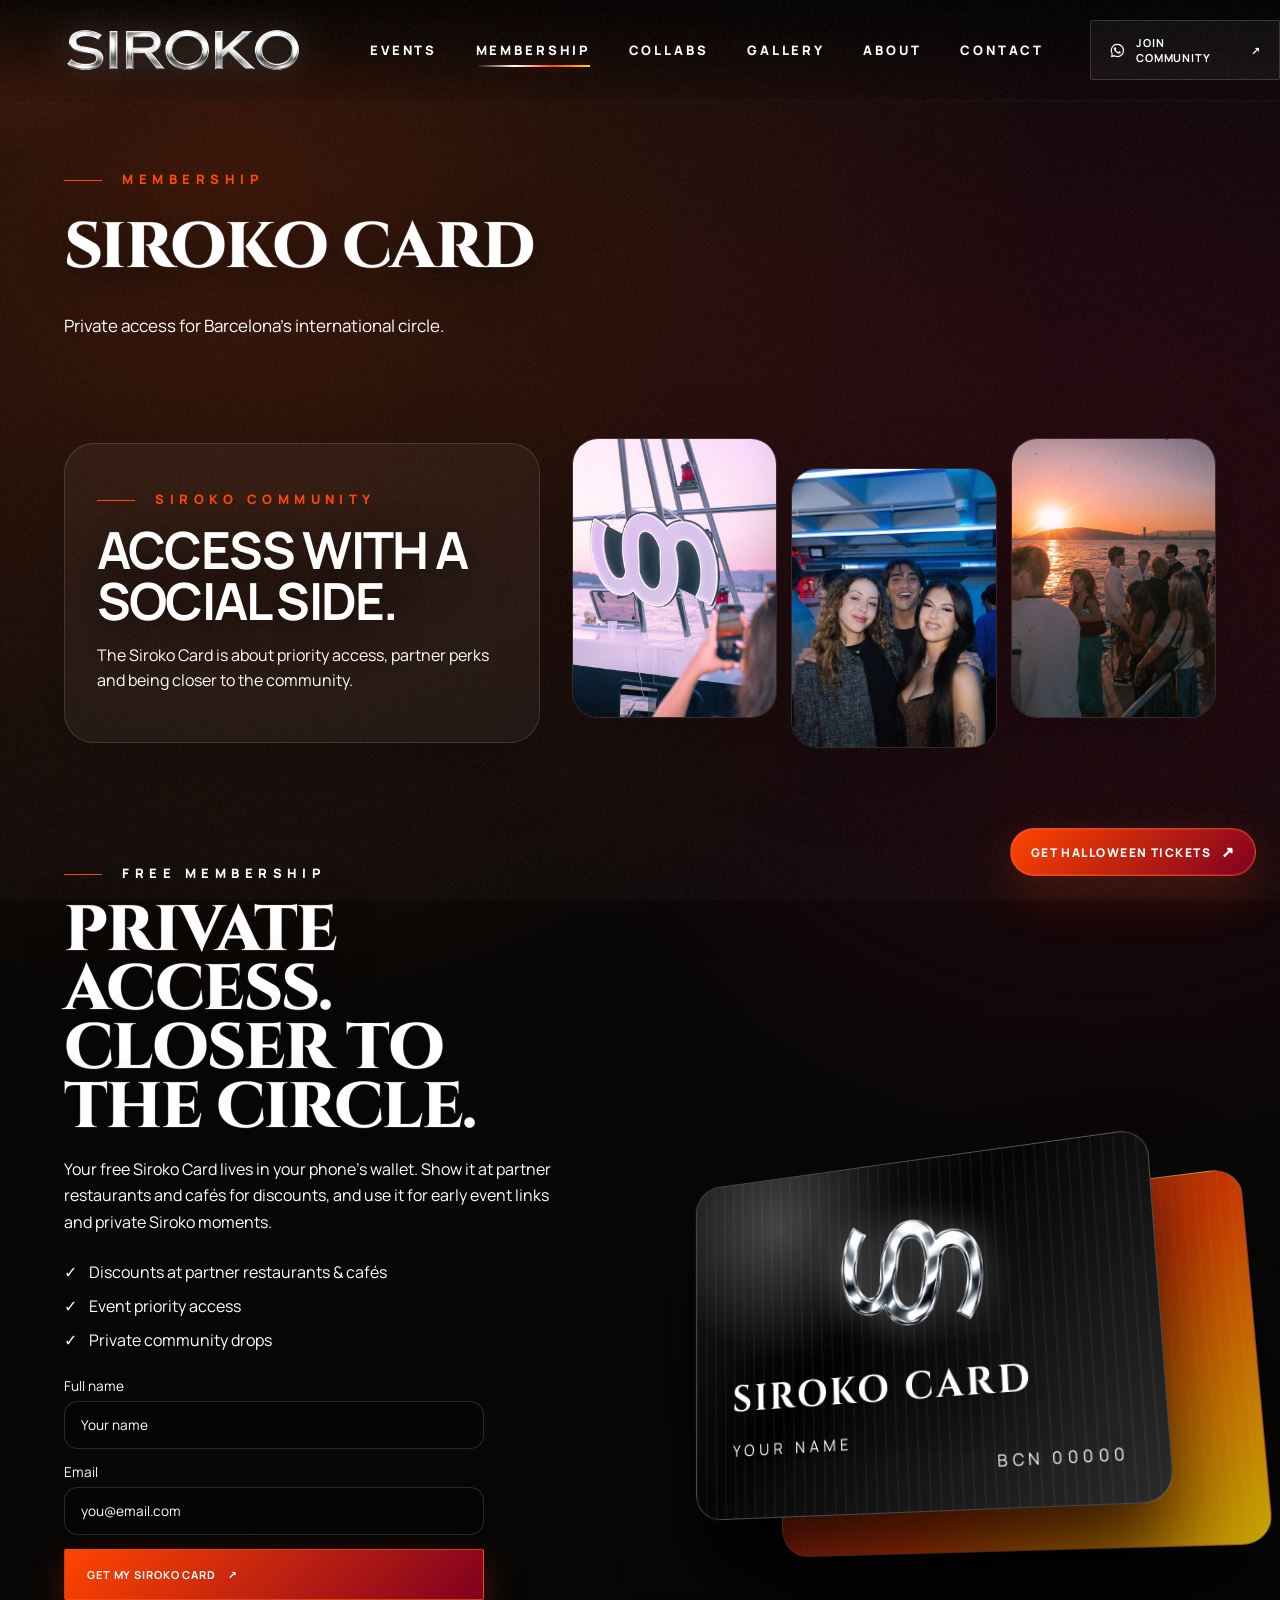
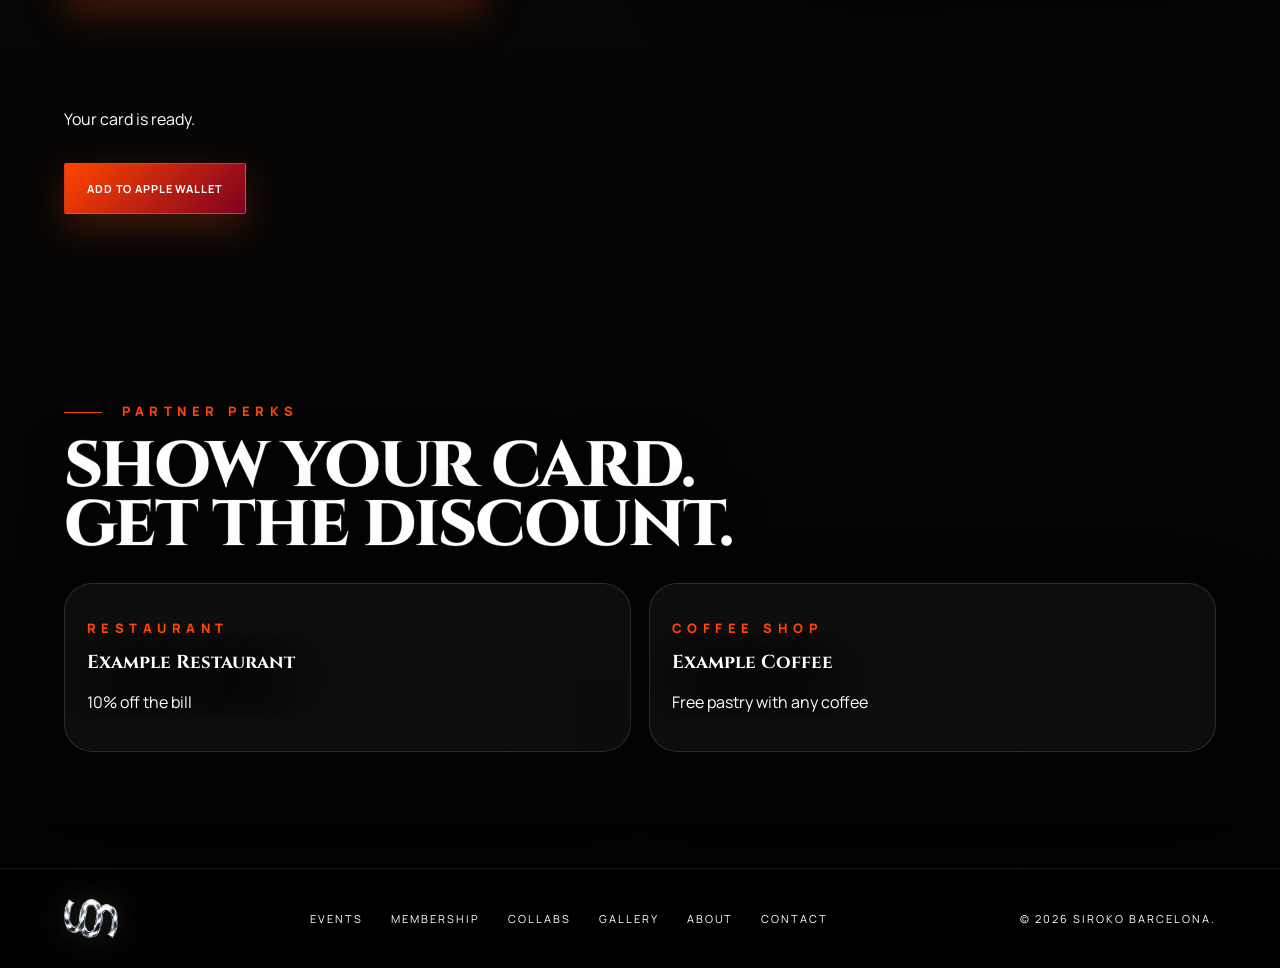
<file: membership.html>
<!DOCTYPE html>

<html lang="en">
<head>
<meta charset="utf-8"/>
<meta content="width=device-width, initial-scale=1" name="viewport"/>
<meta content="Join the Siroko Current waitlist for early links, private events and included Barcelona student plans." name="description"/>
<meta content="#000000" name="theme-color"/>
<title>Siroko Current | Membership Coming Soon</title>
<link href="assets/favicon.png" rel="icon" type="image/png"/>
<link href="assets/favicon.ico" rel="shortcut icon"/>
<link href="assets/apple-touch-icon.png" rel="apple-touch-icon"/>
<link href="https://fonts.googleapis.com" rel="preconnect"/>
<link crossorigin="" href="https://fonts.gstatic.com" rel="preconnect"/>
<link href="https://fonts.googleapis.com/css2?family=Cinzel:wght@500;600;700;800;900&amp;family=Manrope:wght@300;400;500;600;700;800&amp;display=swap" rel="stylesheet"/>
<link href="styles.css" rel="stylesheet"/>
<meta content="website" property="og:type"/><meta content="Siroko Current | Membership Coming Soon" property="og:title"/><meta content="Join the Siroko Current waitlist for early links, private events and included Barcelona student plans." property="og:description"/><meta content="https://sirokofficial.com/assets/siroko-loader-logo.png" property="og:image"/><meta content="Siroko Barcelona" property="og:site_name"/><meta content="summary_large_image" name="twitter:card"/><meta content="Siroko Current | Membership Coming Soon" name="twitter:title"/><meta content="Join the Siroko Current waitlist for early links, private events and included Barcelona student plans." name="twitter:description"/><meta content="https://sirokofficial.com/assets/siroko-loader-logo.png" name="twitter:image"/><meta content="https://sirokofficial.com/membership.html" property="og:url"/><!-- Google tag (gtag.js) -->
<script async="" src="https://www.googletagmanager.com/gtag/js?id=G-8KCZZCNY47"></script>
<script>
  window.dataLayer = window.dataLayer || [];
  function gtag(){dataLayer.push(arguments);}
  gtag('js', new Date());

  gtag('config', 'G-8KCZZCNY47');
</script>
</head>
<body class="community-vibe">
<div aria-hidden="true" class="site-loader" id="siteLoader">
<div class="loader-orbit">
<img alt="" src="assets/siroko-loader-logo.png"/>
</div>
</div>
<div aria-hidden="true" class="noise"></div>
<div aria-hidden="true" class="cursor-glow" id="cursorGlow"></div>
<header class="site-header" id="top">
<a aria-label="Siroko home" class="brand" href="index.html">
<img alt="Siroko" class="brand-wordmark" src="assets/siroko-chrome-wordmark.png"/>
</a>
<button aria-expanded="false" aria-label="Open menu" class="menu-toggle" id="menuToggle"><span></span><span></span></button>
<nav aria-label="Main navigation" class="main-nav" id="mainNav">
<a class="" href="events.html">Events</a>
<a class="active" href="membership.html">Membership</a>
<a class="" href="collabs.html">Collabs</a>
<a class="" href="gallery.html">Gallery</a>
<a class="" href="about.html">About</a>
<a class="" href="contact.html">Contact</a>
</nav>
<a class="header-cta magnetic" href="https://chat.whatsapp.com/CiLnzHvrVsb4HOLV1KQPUT?s=cl&amp;p=i&amp;ilr=2" rel="noreferrer" target="_blank"><svg aria-hidden="true" class="wa-icon" viewbox="0 0 32 32"><path d="M16.02 3.2A12.7 12.7 0 0 0 5.1 22.42L3.7 28.8l6.52-1.5A12.66 12.66 0 0 0 16.02 28.7 12.75 12.75 0 0 0 16.02 3.2Zm0 23.34c-2 0-3.86-.56-5.45-1.53l-.39-.24-3.86.9.82-3.78-.25-.4a10.53 10.53 0 1 1 9.13 5.05Zm5.92-7.9c-.32-.16-1.9-.94-2.2-1.04-.3-.11-.52-.16-.74.16-.22.32-.85 1.04-1.04 1.25-.19.21-.38.24-.7.08-.32-.16-1.36-.5-2.6-1.6-.96-.86-1.6-1.91-1.79-2.23-.19-.32-.02-.5.14-.66.15-.15.32-.38.48-.56.16-.19.22-.32.32-.54.11-.21.05-.4-.03-.56-.08-.16-.74-1.78-1.01-2.44-.27-.64-.54-.55-.74-.56h-.63c-.21 0-.56.08-.85.4-.3.32-1.12 1.1-1.12 2.67 0 1.57 1.15 3.09 1.31 3.3.16.22 2.26 3.45 5.48 4.84.77.33 1.36.52 1.83.67.77.24 1.46.21 2.01.13.61-.09 1.9-.77 2.17-1.52.27-.75.27-1.38.19-1.52-.08-.13-.29-.21-.61-.37Z"></path></svg> Join community <span>↗</span></a>
</header>
<main>
<section class="section page-hero compact-page"><p class="eyebrow"><span></span> Membership</p><h1 class="chrome-title small">SIROKO CARD</h1><p class="hero-text">Private access for Barcelona’s international circle.</p></section>
<section class="section soft-community-strip reveal">
<div class="soft-community-copy">
<p class="eyebrow"><span></span> Siroko community</p>
<h2>Access with a social side.</h2>
<p>The Siroko Card is about priority access, partner perks and being closer to the community.</p>
</div>
<div class="soft-community-images">
<img alt="Siroko community moment" loading="lazy" src="assets/srk-001-recap/srk-001-recap-07.jpg"/>
<img alt="Siroko student social moment" loading="lazy" src="assets/srk-002-recap/srk-002-recap-16.jpg"/>
<img alt="Siroko sunset moment" loading="lazy" src="assets/srk-001-recap/srk-001-recap-13.jpg"/>
</div>
</section>

<section class="section membership-section page-section"><div class="membership-copy"><p class="eyebrow"><span></span> Free membership</p><h2 class="chrome-title small">Private access.<br/>Closer to the circle.</h2><p>Your free Siroko Card lives in your phone’s wallet. Show it at partner restaurants and cafés for discounts, and use it for early event links and private Siroko moments.</p><ul class="check-list compact"><li>Discounts at partner restaurants &amp; cafés</li><li>Event priority access</li><li>Private community drops</li></ul>
<form class="card-form" id="cardForm" novalidate><label>Full name<input autocomplete="name" id="cardName" name="name" placeholder="Your name" required type="text"/></label><label>Email<input autocomplete="email" id="cardEmail" name="email" placeholder="you@email.com" required type="email"/></label><button class="btn btn-primary magnetic" id="cardSubmit" type="submit">Get my Siroko Card <span>↗</span></button><p class="form-status" id="cardStatus" role="status"></p></form>
<div class="card-result" hidden id="cardResult"><p>Your card is ready.</p><a class="btn btn-primary" id="walletLink" rel="noreferrer" target="_blank">Add to Apple Wallet</a></div></div><div aria-label="Siroko access card visual" class="member-card-stage"><div class="member-card card-back"></div><div class="member-card card-front tilt"><img alt="Siroko icon" src="assets/siroko-icon-silver-crop.png"/><h3>SIROKO CARD</h3><p id="cardPreviewName">Your name</p><span id="cardPreviewNumber">BCN 00000</span></div></div></section>
<section class="section perks-section page-section"><p class="eyebrow"><span></span> Partner perks</p><h2 class="chrome-title small">Show your card.<br/>Get the discount.</h2><div class="perks-grid" id="perksGrid"></div></section>
</main>
<footer class="site-footer">
<a class="footer-logo" href="index.html"><img alt="Siroko icon" src="assets/siroko-icon-silver-crop.png"/></a>
<nav aria-label="Footer navigation">
<a href="events.html">Events</a><a href="membership.html">Membership</a><a href="collabs.html">Collabs</a><a href="gallery.html">Gallery</a><a href="about.html">About</a><a href="contact.html">Contact</a>
</nav>
<p>© <span id="year"></span> Siroko Barcelona.</p>
</footer>
<dialog aria-labelledby="modalTitle" class="membership-modal" id="membershipModal">
<form action="https://formspree.io/f/mljrvbjq" class="modal-inner" id="membershipForm" method="POST">
<button aria-label="Close modal" class="close-modal" type="button">×</button>
<img alt="Siroko icon" src="assets/siroko-icon-silver-crop.png"/>
<h2 id="modalTitle">Join Siroko</h2>
<p>Drop your details for early event links, partner benefits and private Siroko drops.</p>
<input name="_subject" type="hidden" value="New Siroko Card waitlist signup"/>
<input id="memberSource" name="source" type="hidden" value="Siroko Card waitlist"/>
<label>Full name<input id="memberName" name="name" placeholder="Your name" required="" type="text"/></label>
<label>Email<input id="memberEmail" name="email" placeholder="you@email.com" required="" type="email"/></label>
<label>Instagram<input id="memberInstagram" name="instagram" placeholder="@yourhandle" type="text"/></label>
<button class="btn btn-primary" id="saveMember" type="submit">Join the Waitlist</button>
<p class="form-status" id="memberStatus"></p>
</form>
</dialog>
<a class="mobile-ticket-cta" href="https://site.fourvenues.com/en/siroko-null/events/halloween-party-siroko-31-10-2026-ZJC8" rel="noreferrer" target="_blank">Get Halloween Tickets <span>↗</span></a>
<script src="script.js"></script>
<script src="siroko-card.js"></script>
</body>
</html>
</file>
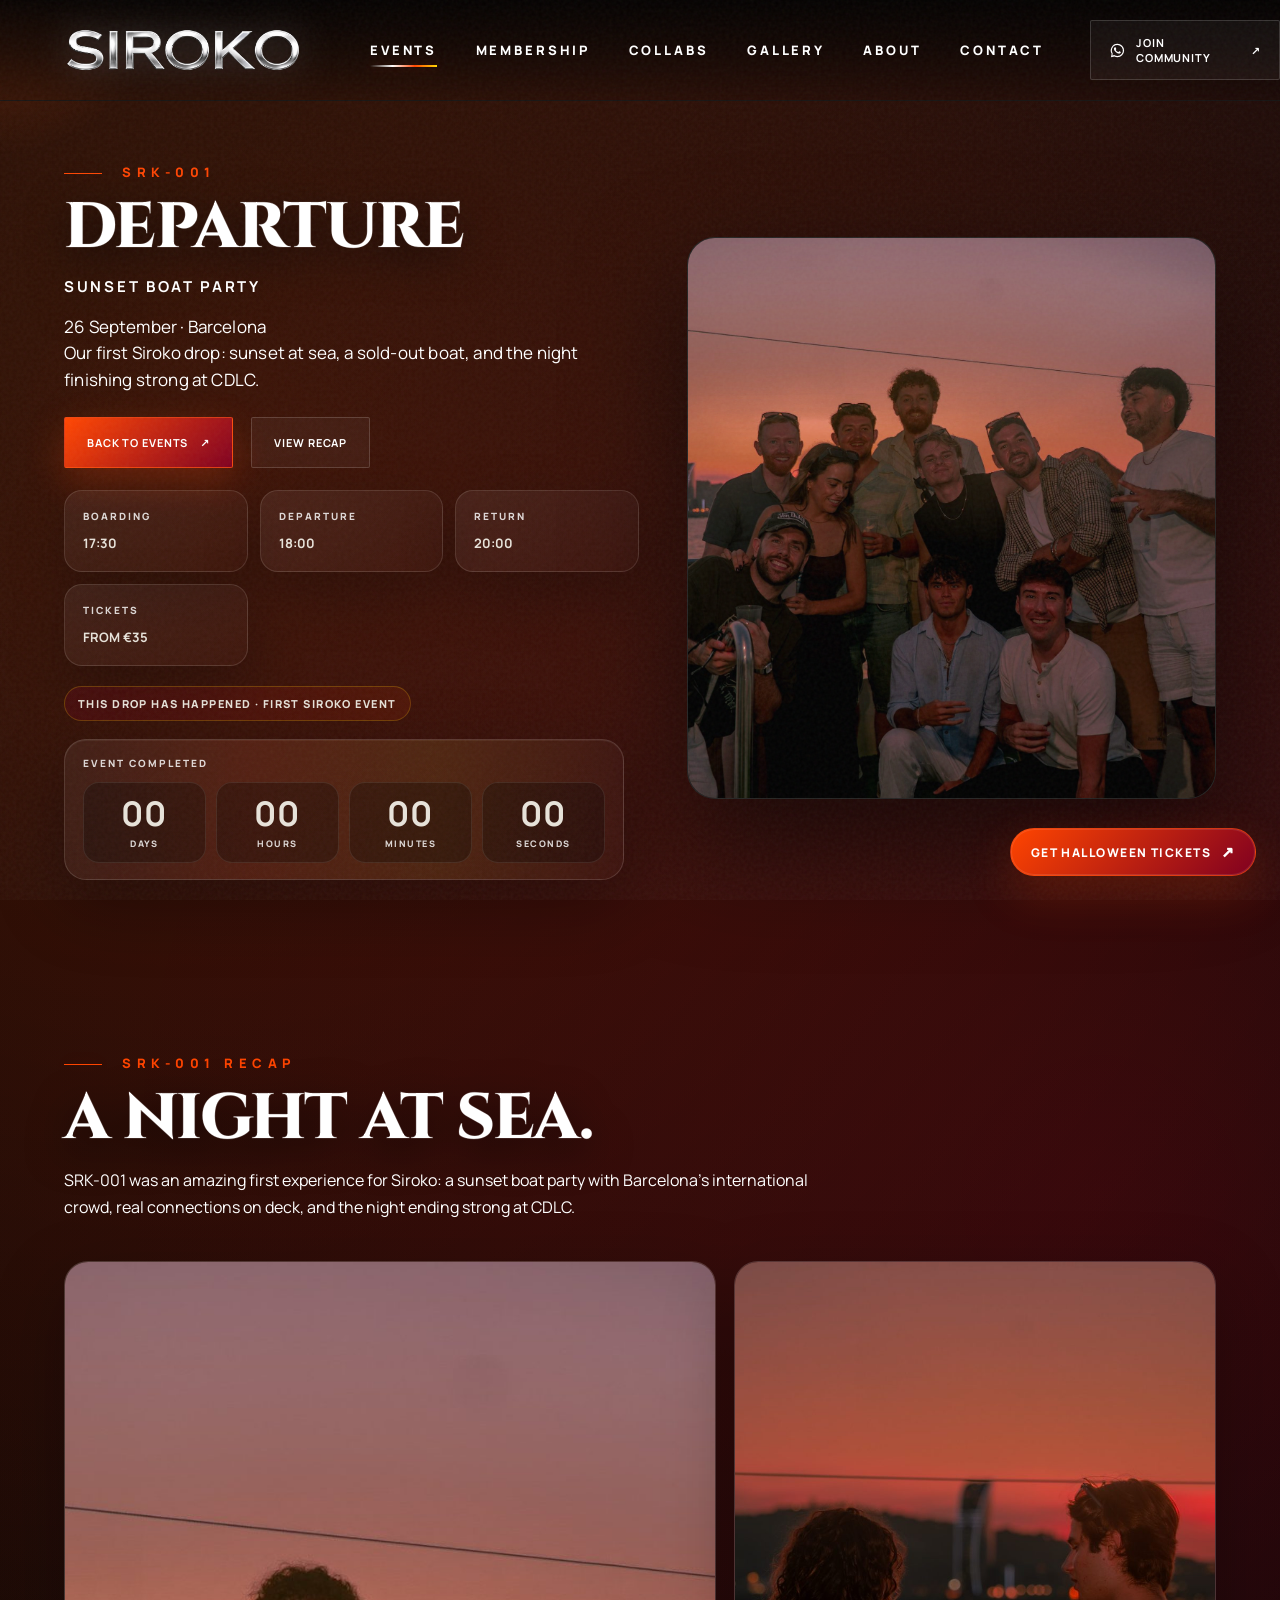
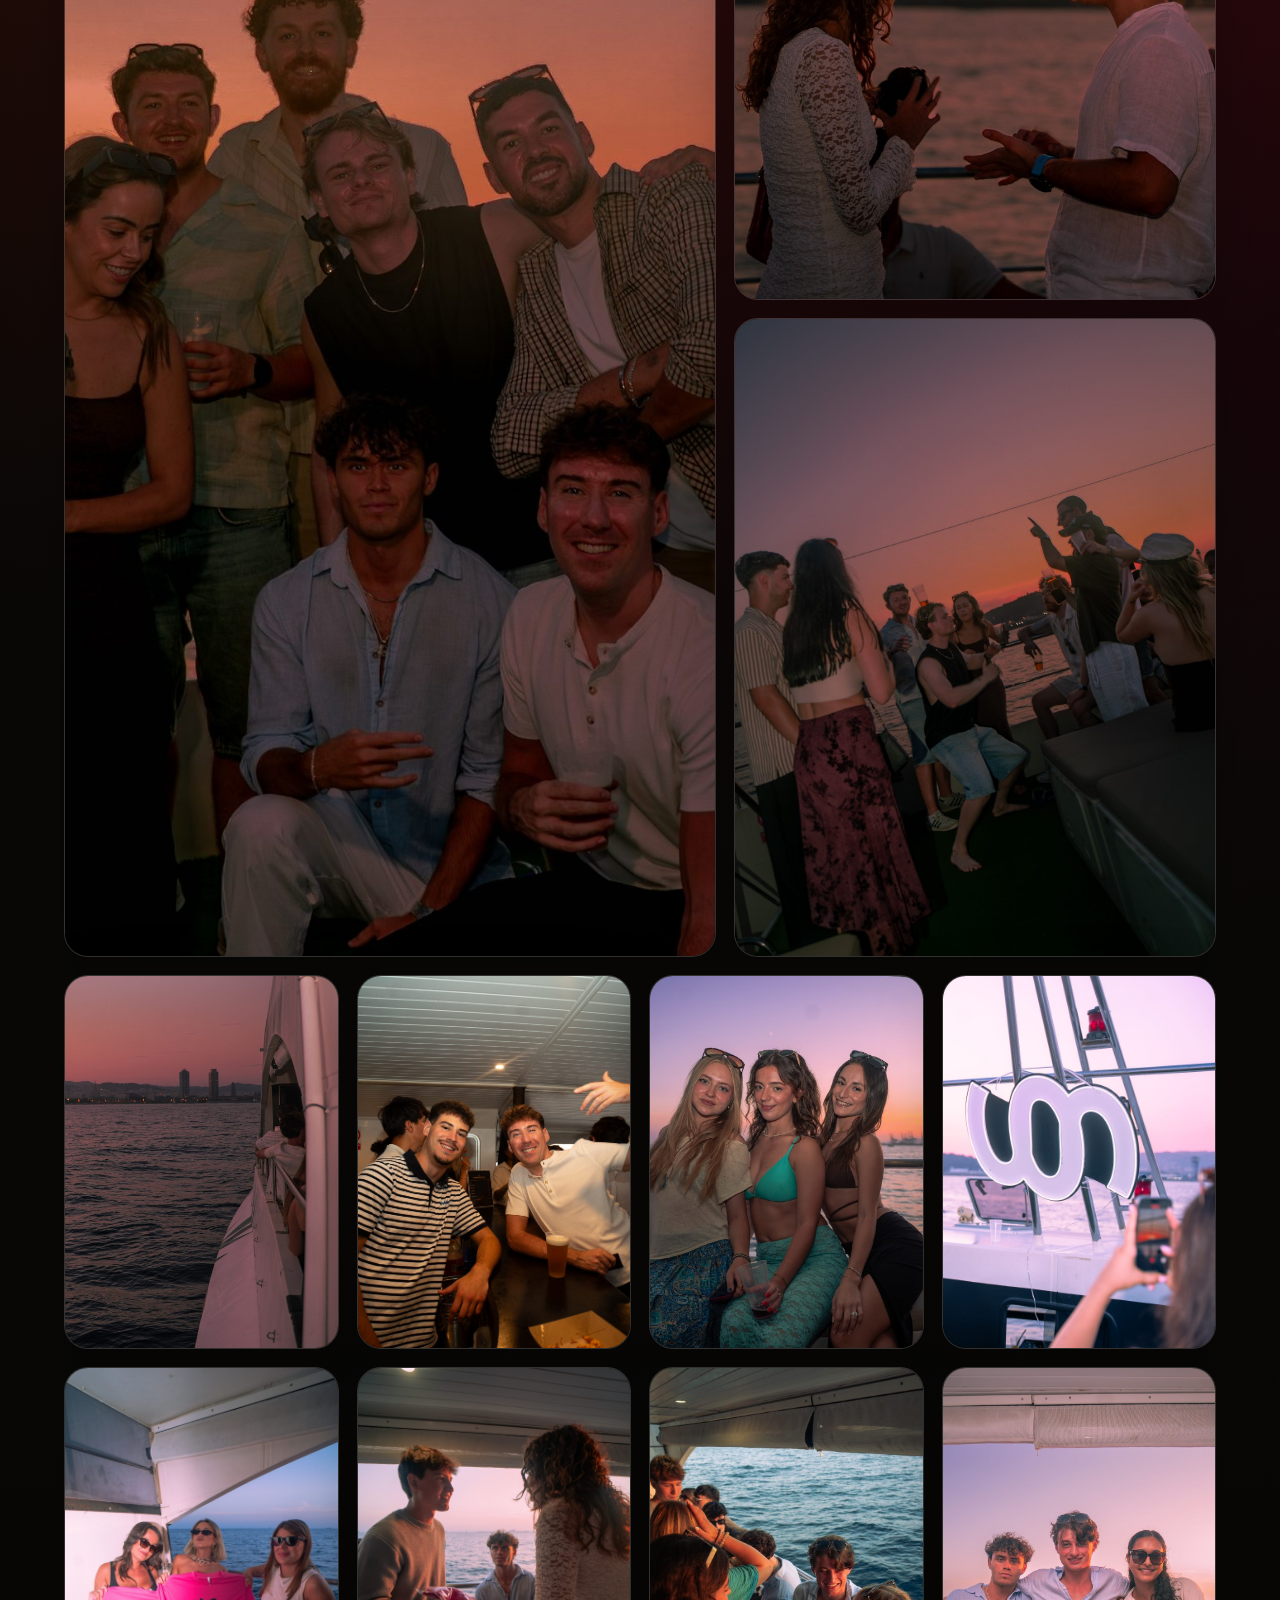
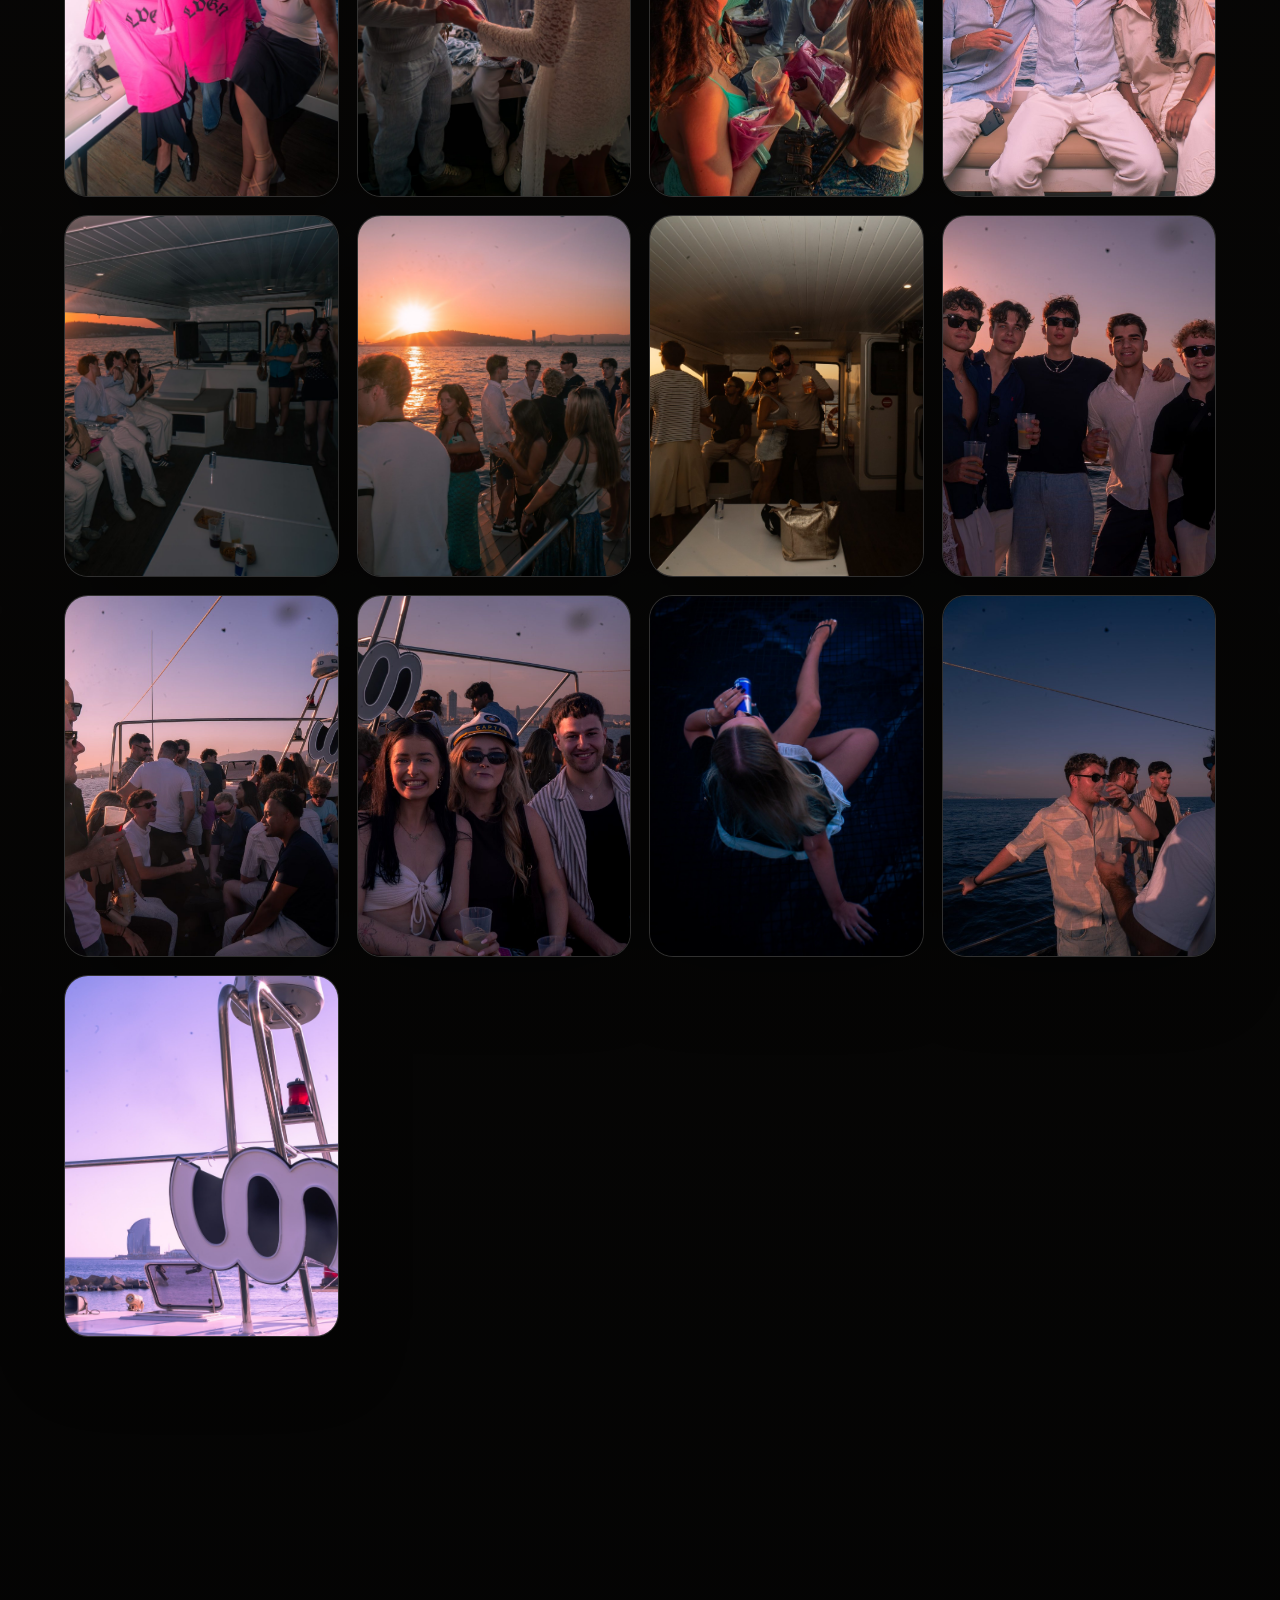
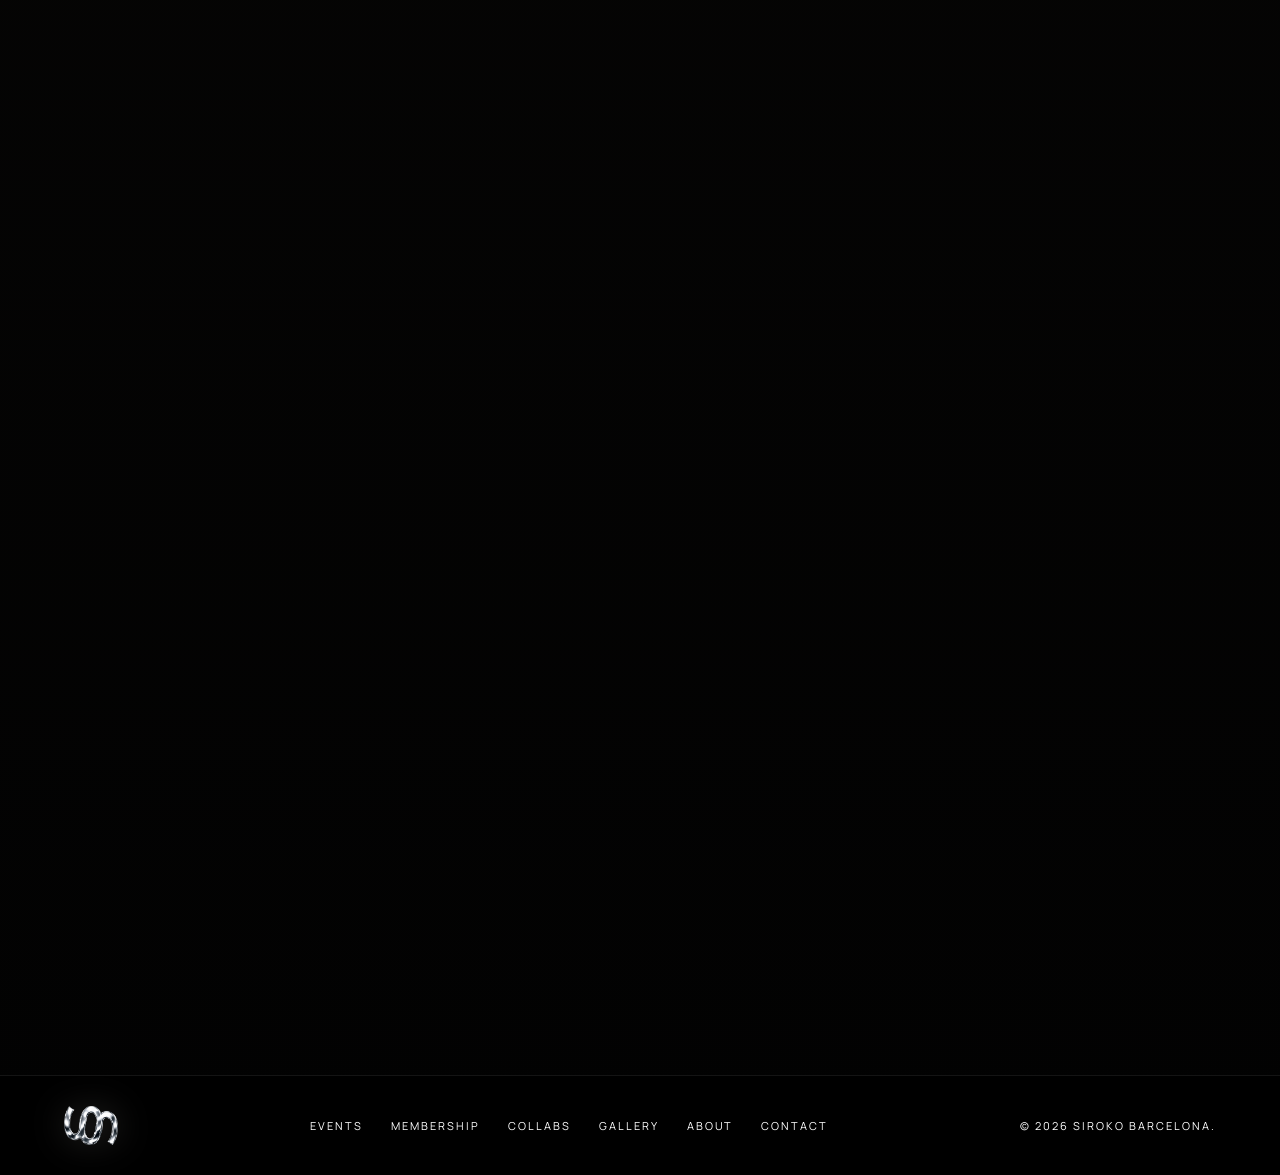
<file: srk-001.html>
<!DOCTYPE html>

<html lang="en">
<head>
<meta charset="utf-8"/>
<meta content="width=device-width, initial-scale=1" name="viewport"/>
<meta content="SRK-001: DEPARTURE was Siroko’s first sunset boat party for Barcelona’s international student crowd." name="description"/>
<meta content="#000000" name="theme-color"/>
<title>SRK-001: DEPARTURE | Siroko Boat Party Recap</title>
<link href="assets/favicon.png" rel="icon" type="image/png"/>
<link href="assets/favicon.ico" rel="shortcut icon"/>
<link href="assets/apple-touch-icon.png" rel="apple-touch-icon"/>
<link href="https://fonts.googleapis.com" rel="preconnect"/>
<link crossorigin="" href="https://fonts.gstatic.com" rel="preconnect"/>
<link href="https://fonts.googleapis.com/css2?family=Cinzel:wght@500;600;700;800;900&amp;family=Manrope:wght@300;400;500;600;700;800&amp;display=swap" rel="stylesheet"/>
<link href="styles.css" rel="stylesheet"/>
<meta content="website" property="og:type"/><meta content="SRK-001: DEPARTURE | Siroko Boat Party Recap" property="og:title"/><meta content="SRK-001: DEPARTURE was Siroko’s first sunset boat party for Barcelona’s international student crowd." property="og:description"/><meta content="https://sirokofficial.com/assets/srk-001-recap/srk-001-recap-01.jpg" property="og:image"/><meta content="Siroko Barcelona" property="og:site_name"/><meta content="summary_large_image" name="twitter:card"/><meta content="SRK-001: DEPARTURE | Siroko Boat Party Recap" name="twitter:title"/><meta content="SRK-001: DEPARTURE was Siroko’s first sunset boat party for Barcelona’s international student crowd." name="twitter:description"/><meta content="https://sirokofficial.com/assets/srk-001-recap/srk-001-recap-01.jpg" name="twitter:image"/><meta content="https://sirokofficial.com/srk-001.html" property="og:url"/><!-- Google tag (gtag.js) -->
<script async="" src="https://www.googletagmanager.com/gtag/js?id=G-8KCZZCNY47"></script>
<script>
  window.dataLayer = window.dataLayer || [];
  function gtag(){dataLayer.push(arguments);}
  gtag('js', new Date());

  gtag('config', 'G-8KCZZCNY47');
</script>
</head>
<body class="srk-001-page community-vibe">
<div aria-hidden="true" class="site-loader" id="siteLoader">
<div class="loader-orbit">
<img alt="" src="assets/siroko-loader-logo.png"/>
</div>
</div>
<div aria-hidden="true" class="noise"></div>
<div aria-hidden="true" class="cursor-glow" id="cursorGlow"></div>
<header class="site-header" id="top">
<a aria-label="Siroko home" class="brand" href="index.html">
<img alt="Siroko" class="brand-wordmark" src="assets/siroko-chrome-wordmark.png"/>
</a>
<button aria-expanded="false" aria-label="Open menu" class="menu-toggle" id="menuToggle"><span></span><span></span></button>
<nav aria-label="Main navigation" class="main-nav" id="mainNav">
<a class="active" href="events.html">Events</a>
<a class="" href="membership.html">Membership</a>
<a class="" href="collabs.html">Collabs</a>
<a class="" href="gallery.html">Gallery</a>
<a class="" href="about.html">About</a>
<a class="" href="contact.html">Contact</a>
</nav>
<a class="header-cta magnetic" href="https://chat.whatsapp.com/CiLnzHvrVsb4HOLV1KQPUT?s=cl&amp;p=i&amp;ilr=2" rel="noreferrer" target="_blank"><svg aria-hidden="true" class="wa-icon" viewbox="0 0 32 32"><path d="M16.02 3.2A12.7 12.7 0 0 0 5.1 22.42L3.7 28.8l6.52-1.5A12.66 12.66 0 0 0 16.02 28.7 12.75 12.75 0 0 0 16.02 3.2Zm0 23.34c-2 0-3.86-.56-5.45-1.53l-.39-.24-3.86.9.82-3.78-.25-.4a10.53 10.53 0 1 1 9.13 5.05Zm5.92-7.9c-.32-.16-1.9-.94-2.2-1.04-.3-.11-.52-.16-.74.16-.22.32-.85 1.04-1.04 1.25-.19.21-.38.24-.7.08-.32-.16-1.36-.5-2.6-1.6-.96-.86-1.6-1.91-1.79-2.23-.19-.32-.02-.5.14-.66.15-.15.32-.38.48-.56.16-.19.22-.32.32-.54.11-.21.05-.4-.03-.56-.08-.16-.74-1.78-1.01-2.44-.27-.64-.54-.55-.74-.56h-.63c-.21 0-.56.08-.85.4-.3.32-1.12 1.1-1.12 2.67 0 1.57 1.15 3.09 1.31 3.3.16.22 2.26 3.45 5.48 4.84.77.33 1.36.52 1.83.67.77.24 1.46.21 2.01.13.61-.09 1.9-.77 2.17-1.52.27-.75.27-1.38.19-1.52-.08-.13-.29-.21-.61-.37Z"></path></svg> Join community <span>↗</span></a>
</header>
<main>
<section class="section event-detail-hero page-section srk-drop-hero">
<div class="event-detail-copy">
<p class="eyebrow"><span></span> SRK-001</p>
<h1 class="chrome-title small">DEPARTURE</h1>
<h2>Sunset Boat Party</h2>
<p class="hero-text">26 September · Barcelona<br/>Our first Siroko drop: sunset at sea, a sold-out boat, and the night finishing strong at CDLC.</p>
<div class="hero-actions drop-actions">
<a class="btn btn-primary magnetic" href="events.html">Back to Events <span>↗</span></a>
<a class="btn btn-secondary magnetic" href="#srk-001-recap">View recap</a>
</div>
<div class="event-facts compact-facts">
<div><span>Boarding</span><strong>17:30</strong></div>
<div><span>Departure</span><strong>18:00</strong></div>
<div><span>Return</span><strong>20:00</strong></div>
<div><span>Tickets</span><strong>From €35</strong></div>
</div><div class="access-note">This drop has happened · First Siroko event</div>
<div aria-label="Countdown to SRK-001" class="countdown-card event-countdown compact-countdown" data-countdown="2026-09-26T18:00:00+02:00">
<span class="countdown-label">Event completed</span>
<div class="countdown-grid">
<div><strong data-days="">00</strong><span>Days</span></div>
<div><strong data-hours="">00</strong><span>Hours</span></div>
<div><strong data-minutes="">00</strong><span>Minutes</span></div>
<div><strong data-seconds="">00</strong><span>Seconds</span></div>
</div>
</div>
</div>
<div class="event-detail-visual tilt">
<img alt="SRK-001 Sunset Boat Party recap" src="assets/srk-001-recap/srk-001-recap-01.jpg"/>
</div>
</section>
<section class="section srk-recap-section" id="srk-001-recap"><div class="section-head recap-head"><div><p class="eyebrow"><span></span> SRK-001 Recap</p><h2 class="chrome-title small">A night at sea.</h2><p class="recap-intro">SRK-001 was an amazing first experience for Siroko: a sunset boat party with Barcelona’s international crowd, real connections on deck, and the night ending strong at CDLC.</p></div></div><div class="recap-feature-grid"><figure class="recap-photo-card recap-photo-large"><img alt="SRK-001 Boat Party recap photo 1" loading="lazy" src="assets/srk-001-recap/srk-001-recap-01.jpg"/></figure><figure class="recap-photo-card"><img alt="SRK-001 Boat Party recap photo 2" loading="lazy" src="assets/srk-001-recap/srk-001-recap-02.jpg"/></figure><figure class="recap-photo-card"><img alt="SRK-001 Boat Party recap photo 3" loading="lazy" src="assets/srk-001-recap/srk-001-recap-03.jpg"/></figure></div><div class="recap-photo-grid"><figure class="recap-photo-card"><img alt="SRK-001 Boat Party recap photo 4" loading="lazy" src="assets/srk-001-recap/srk-001-recap-04.jpg"/></figure><figure class="recap-photo-card"><img alt="SRK-001 Boat Party recap photo 5" loading="lazy" src="assets/srk-001-recap/srk-001-recap-05.jpg"/></figure><figure class="recap-photo-card"><img alt="SRK-001 Boat Party recap photo 6" loading="lazy" src="assets/srk-001-recap/srk-001-recap-06.jpg"/></figure><figure class="recap-photo-card"><img alt="SRK-001 Boat Party recap photo 7" loading="lazy" src="assets/srk-001-recap/srk-001-recap-07.jpg"/></figure><figure class="recap-photo-card"><img alt="SRK-001 Boat Party recap photo 8" loading="lazy" src="assets/srk-001-recap/srk-001-recap-08.jpg"/></figure><figure class="recap-photo-card"><img alt="SRK-001 Boat Party recap photo 9" loading="lazy" src="assets/srk-001-recap/srk-001-recap-09.jpg"/></figure><figure class="recap-photo-card"><img alt="SRK-001 Boat Party recap photo 10" loading="lazy" src="assets/srk-001-recap/srk-001-recap-10.jpg"/></figure><figure class="recap-photo-card"><img alt="SRK-001 Boat Party recap photo 11" loading="lazy" src="assets/srk-001-recap/srk-001-recap-11.jpg"/></figure><figure class="recap-photo-card"><img alt="SRK-001 Boat Party recap photo 12" loading="lazy" src="assets/srk-001-recap/srk-001-recap-12.jpg"/></figure><figure class="recap-photo-card"><img alt="SRK-001 Boat Party recap photo 13" loading="lazy" src="assets/srk-001-recap/srk-001-recap-13.jpg"/></figure><figure class="recap-photo-card"><img alt="SRK-001 Boat Party recap photo 14" loading="lazy" src="assets/srk-001-recap/srk-001-recap-14.jpg"/></figure><figure class="recap-photo-card"><img alt="SRK-001 Boat Party recap photo 15" loading="lazy" src="assets/srk-001-recap/srk-001-recap-15.jpg"/></figure><figure class="recap-photo-card"><img alt="SRK-001 Boat Party recap photo 16" loading="lazy" src="assets/srk-001-recap/srk-001-recap-16.jpg"/></figure><figure class="recap-photo-card"><img alt="SRK-001 Boat Party recap photo 17" loading="lazy" src="assets/srk-001-recap/srk-001-recap-17.jpg"/></figure><figure class="recap-photo-card"><img alt="SRK-001 Boat Party recap photo 18" loading="lazy" src="assets/srk-001-recap/srk-001-recap-18.jpg"/></figure><figure class="recap-photo-card"><img alt="SRK-001 Boat Party recap photo 19" loading="lazy" src="assets/srk-001-recap/srk-001-recap-19.jpg"/></figure><figure class="recap-photo-card"><img alt="SRK-001 Boat Party recap photo 20" loading="lazy" src="assets/srk-001-recap/srk-001-recap-20.jpg"/></figure></div></section><section class="section event-detail-grid" id="event-info">
<article class="event-info-card">
<p class="eyebrow"><span></span> What's included</p>
<ul>
<li>Access to the SRK-001 Sunset Boat Party</li>
<li>1 drink included per ticket</li>
<li>Free access to the official after-party with Zaylune at Carpe Diem / CDLC</li>
<li>Experience on one of the biggest boats in Barcelona</li>
<li>Siroko photo moments</li>
</ul>
</article>
<article class="event-info-card">
<p class="eyebrow"><span></span> Details</p>
<ul>
<li>Boarding starts at 17:30</li>
<li>Boat departs at 18:00 sharp</li>
<li>Boat returns to port around 20:00</li>
<li>Bring ID and ticket confirmation</li>
<li>Smart casual sunset energy</li>
</ul>
</article>
<article class="event-info-card">
<p class="eyebrow"><span></span> Why it matters</p>
<p>SRK-001 proved the Siroko formula: the right crowd, a premium setting, and a night that continued beyond the boat.</p>
</article>
</section>
<section aria-label="SRK-001 FAQ" class="section faq-section">
<div class="section-head faq-head">
<div>
<p class="eyebrow"><span></span> SRK-001 FAQ</p>
<h2 class="chrome-title small">After Departure</h2>
</div>
</div>
<div class="faq-list">
<details open="">
<summary>What was SRK-001?</summary>
<p>SRK-001 was Siroko’s first boat party: a sunset event at sea for Barcelona’s international student crowd.</p>
</details>
<details>
<summary>Did the night continue after the boat?</summary>
<p>Yes. After the boat, the night continued at the official CDLC after-party.</p>
</details>
<details>
<summary>Can I see the recap photos?</summary>
<p>Yes. The recap photos are now live above on this page.</p>
</details>
<details>
<summary>Was it the first Siroko event?</summary>
<p>Yes. SRK-001 was the first official Siroko event and set the tone for the next drops.</p>
</details>
<details>
<summary>Can I still buy tickets?</summary>
<p>No. SRK-001 has already happened. Check the Events page for the next Siroko drop.</p>
</details>
<details>
<summary>What is next?</summary>
<p>SRK-003 is the next major drop: the Halloween Party at Mambo Jambo.</p>
</details>
</div>
</section>
</main>
<footer class="site-footer">
<a class="footer-logo" href="index.html"><img alt="Siroko icon" src="assets/siroko-icon-silver-crop.png"/></a>
<nav aria-label="Footer navigation">
<a href="events.html">Events</a><a href="membership.html">Membership</a><a href="collabs.html">Collabs</a><a href="gallery.html">Gallery</a><a href="about.html">About</a><a href="contact.html">Contact</a>
</nav>
<p>© <span id="year"></span> Siroko Barcelona.</p>
</footer>
<dialog aria-labelledby="modalTitle" class="membership-modal" id="membershipModal">
<form class="modal-inner" method="dialog">
<button aria-label="Close modal" class="close-modal">×</button>
<img alt="Siroko icon" src="assets/siroko-icon-silver-crop.png"/>
<h2 id="modalTitle">Join Siroko</h2>
<p>Drop your details for event links, sports plans and Barcelona student nights.</p>
<label>Full name<input id="memberName" placeholder="Your name" type="text"/></label>
<label>Email<input id="memberEmail" placeholder="you@email.com" type="email"/></label>
<label>Instagram<input id="memberInstagram" placeholder="@yourhandle" type="text"/></label>
<button class="btn btn-primary" id="saveMember" type="button">Join the waitlist</button>
<p class="form-status" id="memberStatus"></p>
</form>
</dialog>
<a class="mobile-ticket-cta" href="https://site.fourvenues.com/en/siroko-null/events/halloween-party-siroko-31-10-2026-ZJC8" rel="noreferrer" target="_blank">Get Halloween Tickets <span>↗</span></a>
<script src="script.js"></script>
</body>
</html>
</file>
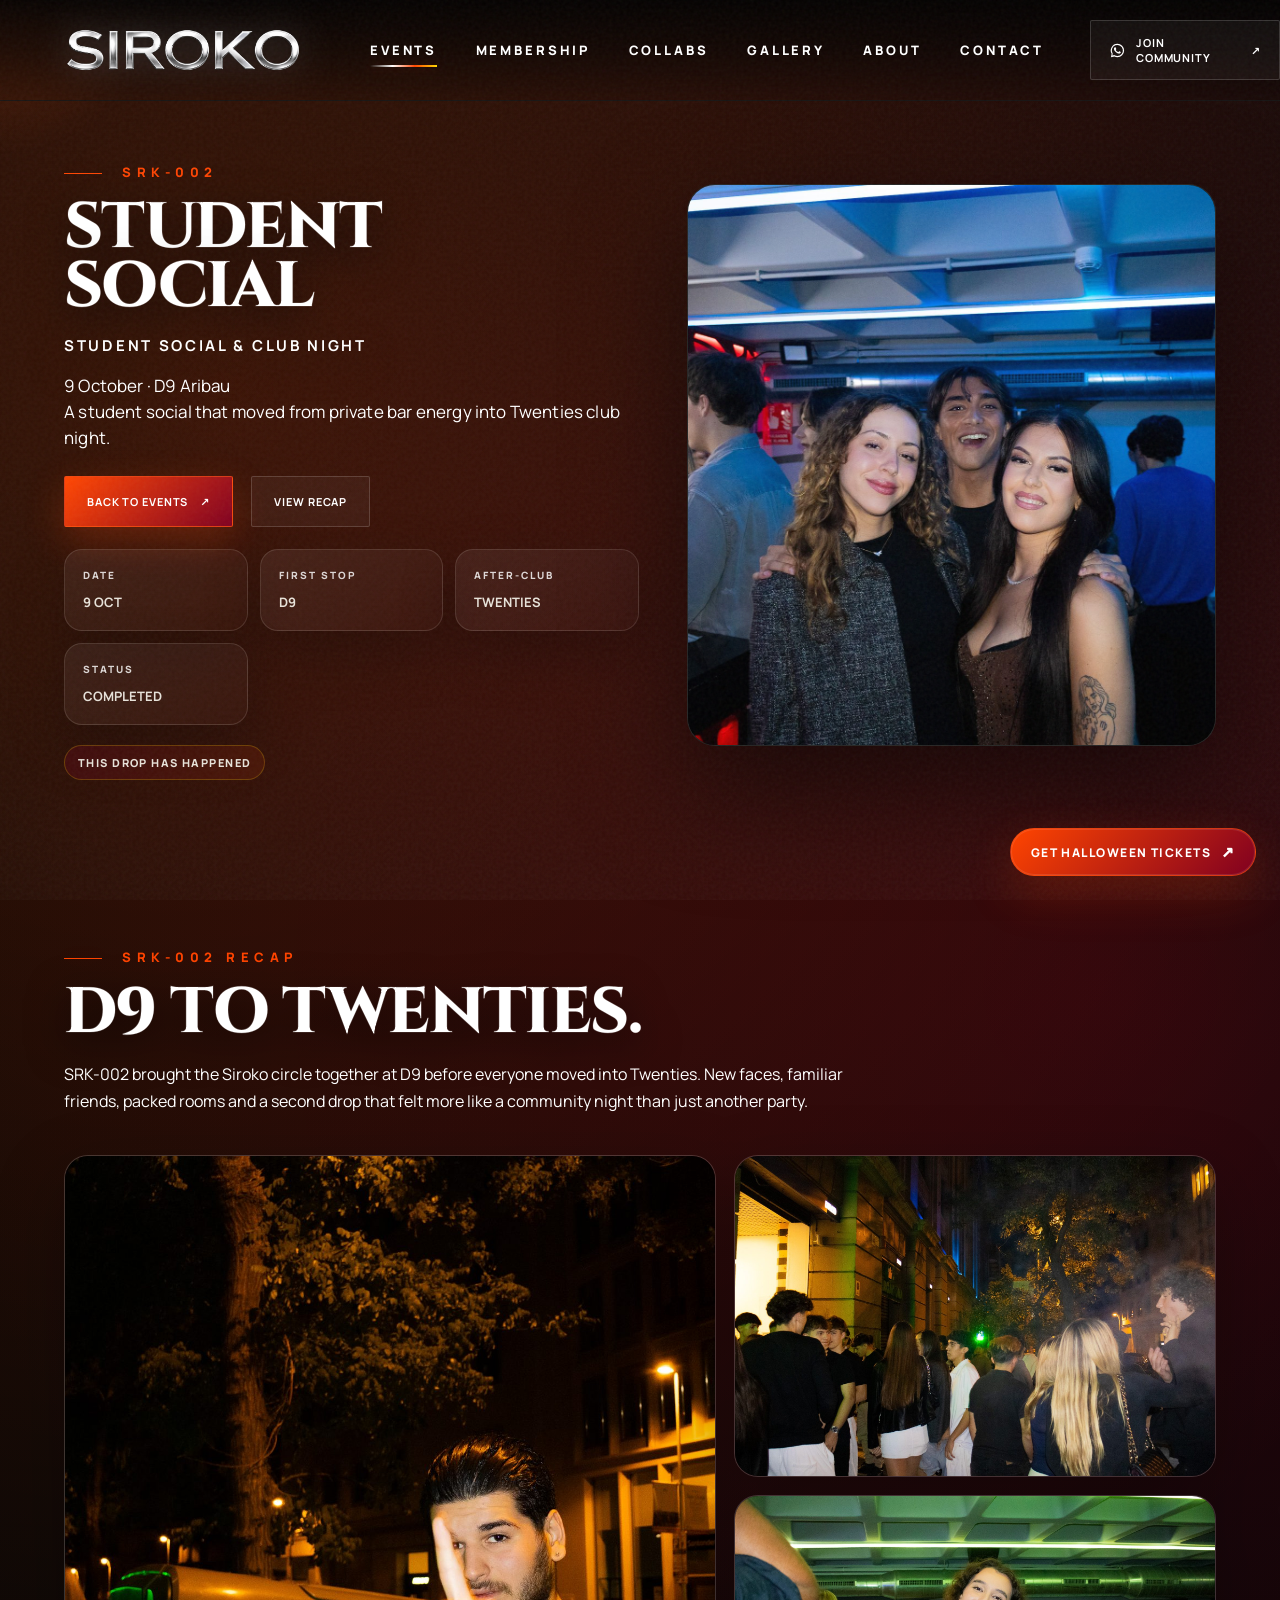
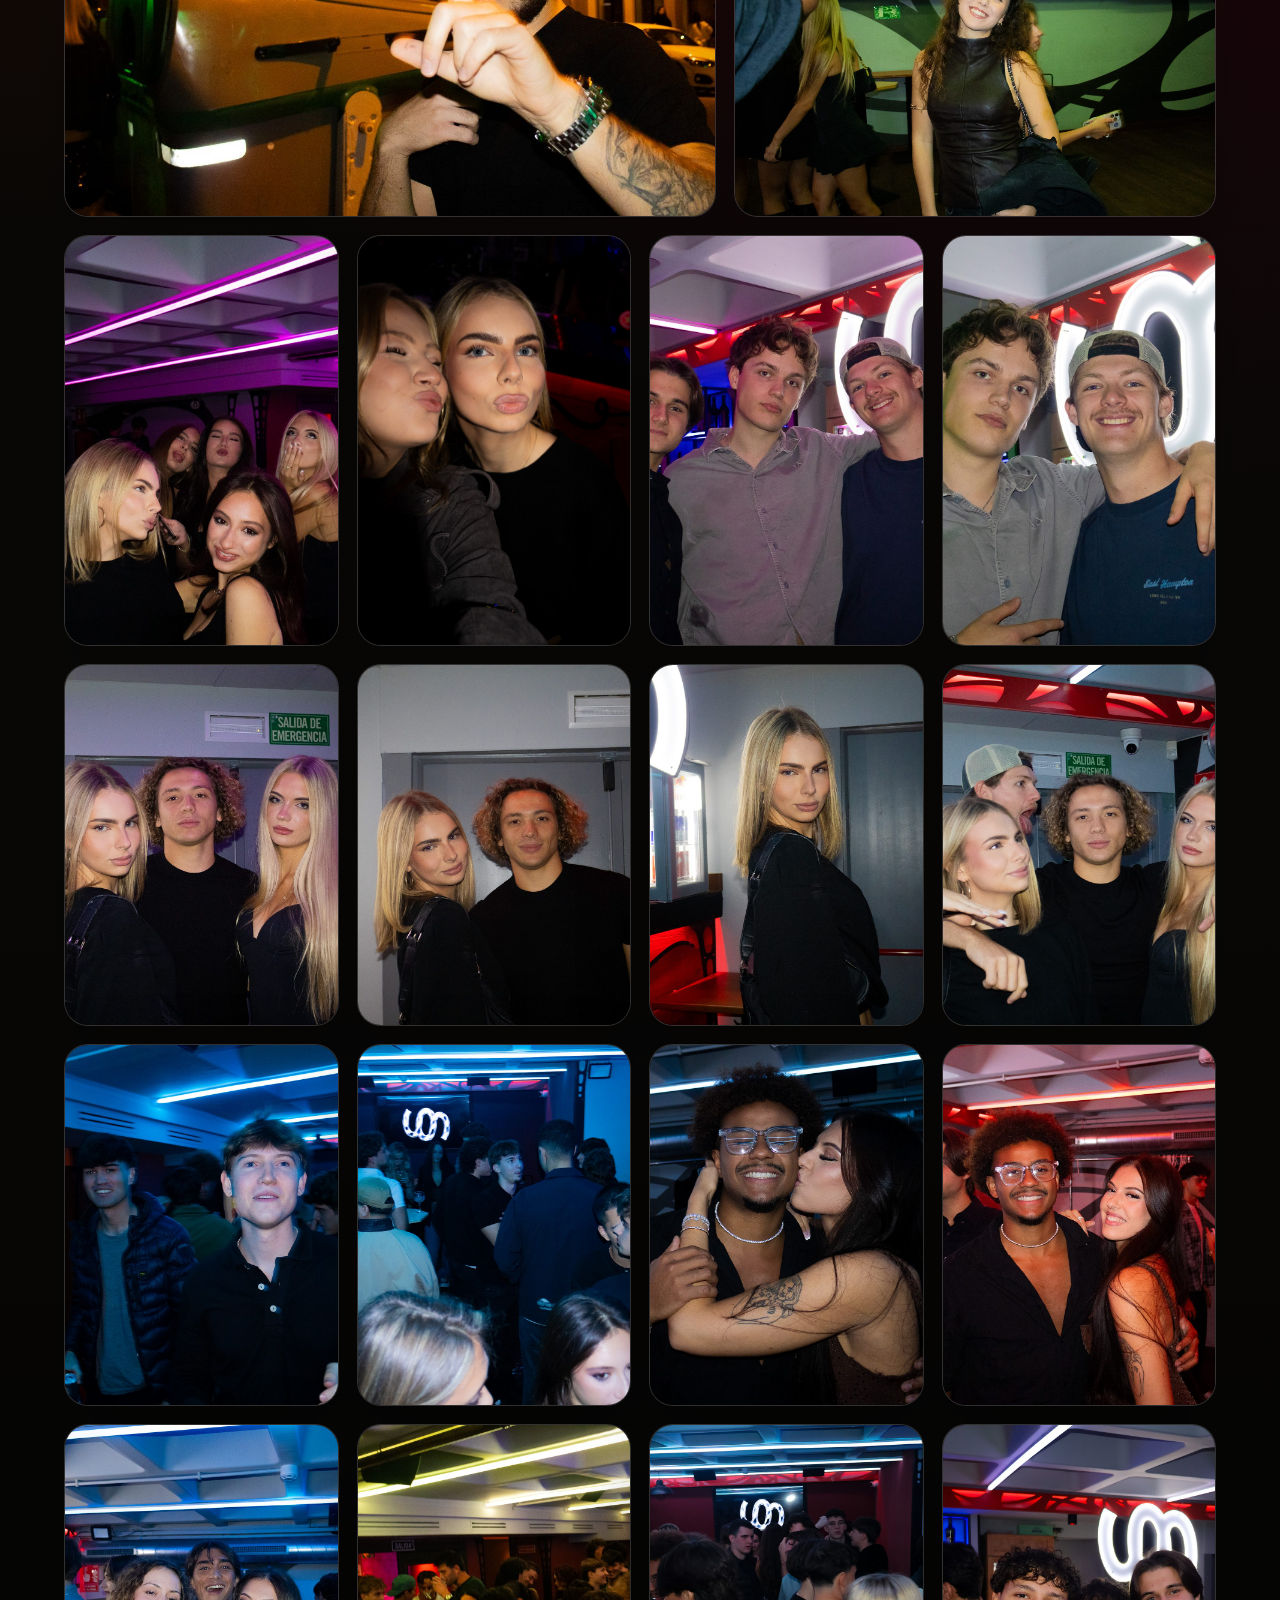
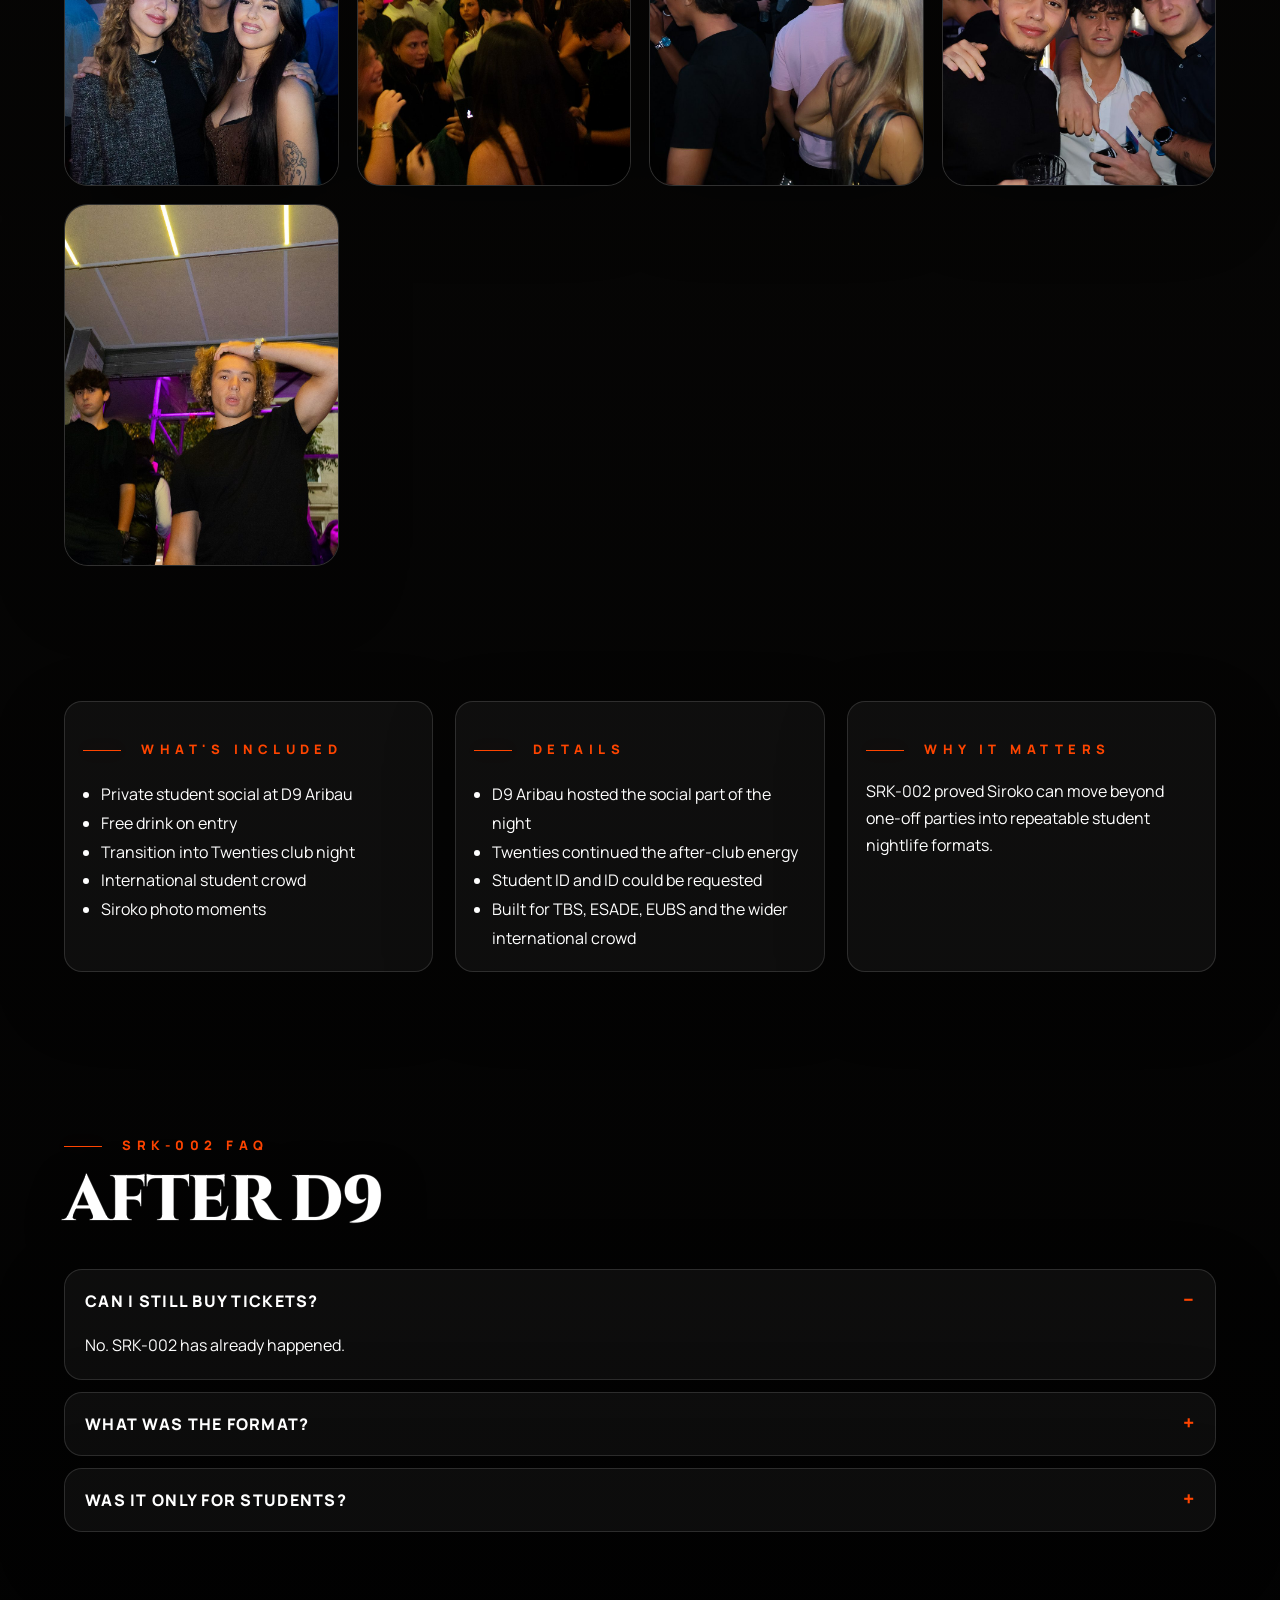
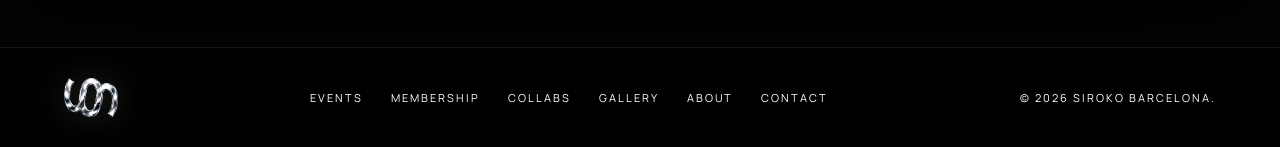
<file: srk-002.html>
<!DOCTYPE html>

<html lang="en">
<head>
<meta charset="utf-8"/>
<meta content="width=device-width, initial-scale=1" name="viewport"/>
<meta content="SRK-002 was Siroko’s student social at D9 Aribau and Twenties Club for Barcelona’s international crowd." name="description"/>
<meta content="#000000" name="theme-color"/>
<title>STUDENT SOCIAL | D9 x Twenties</title>
<link href="assets/favicon.png" rel="icon" type="image/png"/>
<link href="assets/favicon.ico" rel="shortcut icon"/>
<link href="assets/apple-touch-icon.png" rel="apple-touch-icon"/>
<link href="https://fonts.googleapis.com" rel="preconnect"/>
<link crossorigin="" href="https://fonts.gstatic.com" rel="preconnect"/>
<link href="https://fonts.googleapis.com/css2?family=Cinzel:wght@500;600;700;800;900&amp;family=Manrope:wght@300;400;500;600;700;800&amp;display=swap" rel="stylesheet"/>
<link href="styles.css" rel="stylesheet"/>
<meta content="website" property="og:type"/><meta content="STUDENT SOCIAL | D9 x Twenties" property="og:title"/><meta content="SRK-002 was Siroko’s student social at D9 Aribau and Twenties Club for Barcelona’s international crowd." property="og:description"/><meta content="https://sirokofficial.com/assets/srk-002-recap/srk-002-recap-16.jpg" property="og:image"/><meta content="Siroko Barcelona" property="og:site_name"/><meta content="summary_large_image" name="twitter:card"/><meta content="STUDENT SOCIAL | D9 x Twenties" name="twitter:title"/><meta content="SRK-002 was Siroko’s student social at D9 Aribau and Twenties Club for Barcelona’s international crowd." name="twitter:description"/><meta content="https://sirokofficial.com/assets/srk-002-recap/srk-002-recap-16.jpg" name="twitter:image"/><meta content="https://sirokofficial.com/srk-002.html" property="og:url"/><!-- Google tag (gtag.js) -->
<script async="" src="https://www.googletagmanager.com/gtag/js?id=G-8KCZZCNY47"></script>
<script>
  window.dataLayer = window.dataLayer || [];
  function gtag(){dataLayer.push(arguments);}
  gtag('js', new Date());

  gtag('config', 'G-8KCZZCNY47');
</script>
</head>
<body class="srk-001-page srk-002-page community-vibe">
<div aria-hidden="true" class="site-loader" id="siteLoader">
<div class="loader-orbit">
<img alt="" src="assets/siroko-loader-logo.png"/>
</div>
</div>
<div aria-hidden="true" class="noise"></div>
<div aria-hidden="true" class="cursor-glow" id="cursorGlow"></div>
<header class="site-header" id="top">
<a aria-label="Siroko home" class="brand" href="index.html">
<img alt="Siroko" class="brand-wordmark" src="assets/siroko-chrome-wordmark.png"/>
</a>
<button aria-expanded="false" aria-label="Open menu" class="menu-toggle" id="menuToggle"><span></span><span></span></button>
<nav aria-label="Main navigation" class="main-nav" id="mainNav">
<a class="active" href="events.html">Events</a>
<a class="" href="membership.html">Membership</a>
<a class="" href="collabs.html">Collabs</a>
<a class="" href="gallery.html">Gallery</a>
<a class="" href="about.html">About</a>
<a class="" href="contact.html">Contact</a>
</nav>
<a class="header-cta magnetic" href="https://chat.whatsapp.com/CiLnzHvrVsb4HOLV1KQPUT?s=cl&amp;p=i&amp;ilr=2" rel="noreferrer" target="_blank"><svg aria-hidden="true" class="wa-icon" viewbox="0 0 32 32"><path d="M16.02 3.2A12.7 12.7 0 0 0 5.1 22.42L3.7 28.8l6.52-1.5A12.66 12.66 0 0 0 16.02 28.7 12.75 12.75 0 0 0 16.02 3.2Zm0 23.34c-2 0-3.86-.56-5.45-1.53l-.39-.24-3.86.9.82-3.78-.25-.4a10.53 10.53 0 1 1 9.13 5.05Zm5.92-7.9c-.32-.16-1.9-.94-2.2-1.04-.3-.11-.52-.16-.74.16-.22.32-.85 1.04-1.04 1.25-.19.21-.38.24-.7.08-.32-.16-1.36-.5-2.6-1.6-.96-.86-1.6-1.91-1.79-2.23-.19-.32-.02-.5.14-.66.15-.15.32-.38.48-.56.16-.19.22-.32.32-.54.11-.21.05-.4-.03-.56-.08-.16-.74-1.78-1.01-2.44-.27-.64-.54-.55-.74-.56h-.63c-.21 0-.56.08-.85.4-.3.32-1.12 1.1-1.12 2.67 0 1.57 1.15 3.09 1.31 3.3.16.22 2.26 3.45 5.48 4.84.77.33 1.36.52 1.83.67.77.24 1.46.21 2.01.13.61-.09 1.9-.77 2.17-1.52.27-.75.27-1.38.19-1.52-.08-.13-.29-.21-.61-.37Z"></path></svg> Join community <span>↗</span></a>
</header>
<main>
<section class="section event-detail-hero page-section srk-drop-hero">
<div class="event-detail-copy">
<p class="eyebrow"><span></span> SRK-002</p>
<h1 class="chrome-title small">STUDENT SOCIAL</h1>
<h2>Student Social &amp; Club Night</h2>
<p class="hero-text">9 October · D9 Aribau<br/>A student social that moved from private bar energy into Twenties club night.</p>
<div class="hero-actions drop-actions"><a class="btn btn-primary magnetic" href="events.html">Back to Events <span>↗</span></a><a class="btn btn-secondary magnetic" href="#srk-002-recap">View recap</a></div>
<div class="event-facts compact-facts"><div><span>Date</span><strong>9 Oct</strong></div><div><span>First stop</span><strong>D9</strong></div><div><span>After-club</span><strong>Twenties</strong></div><div><span>Status</span><strong>Completed</strong></div></div><div class="access-note">This drop has happened</div>
</div>
<div class="event-detail-visual tilt recap-hero-visual"><img alt="SRK-002 D9 and Twenties community recap group photo" src="assets/srk-002-recap/srk-002-recap-16.jpg"/></div>
</section>
<section class="section srk-recap-section" id="srk-002-recap">
<div class="section-head recap-head">
<div>
<p class="eyebrow"><span></span> SRK-002 Recap</p>
<h2 class="chrome-title small">D9 to Twenties.</h2>
<p class="recap-intro">SRK-002 brought the Siroko circle together at D9 before everyone moved into Twenties. New faces, familiar friends, packed rooms and a second drop that felt more like a community night than just another party.</p>
</div>
</div>
<div class="recap-feature-grid">
<figure class="recap-photo-card recap-photo-large"><img alt="SRK-002 Student Social recap photo 1" loading="lazy" src="assets/srk-002-recap/srk-002-recap-01.jpg"/></figure>
<figure class="recap-photo-card"><img alt="SRK-002 Student Social recap photo 2" loading="lazy" src="assets/srk-002-recap/srk-002-recap-02.jpg"/></figure>
<figure class="recap-photo-card"><img alt="SRK-002 Student Social recap photo 3" loading="lazy" src="assets/srk-002-recap/srk-002-recap-03.jpg"/></figure>
</div>
<div class="recap-photo-grid">
<figure class="recap-photo-card"><img alt="SRK-002 Student Social recap photo 4" loading="lazy" src="assets/srk-002-recap/srk-002-recap-04.jpg"/></figure>
<figure class="recap-photo-card"><img alt="SRK-002 Student Social recap photo 5" loading="lazy" src="assets/srk-002-recap/srk-002-recap-05.jpg"/></figure>
<figure class="recap-photo-card"><img alt="SRK-002 Student Social recap photo 6" loading="lazy" src="assets/srk-002-recap/srk-002-recap-06.jpg"/></figure>
<figure class="recap-photo-card"><img alt="SRK-002 Student Social recap photo 7" loading="lazy" src="assets/srk-002-recap/srk-002-recap-07.jpg"/></figure>
<figure class="recap-photo-card"><img alt="SRK-002 Student Social recap photo 8" loading="lazy" src="assets/srk-002-recap/srk-002-recap-08.jpg"/></figure>
<figure class="recap-photo-card"><img alt="SRK-002 Student Social recap photo 9" loading="lazy" src="assets/srk-002-recap/srk-002-recap-09.jpg"/></figure>
<figure class="recap-photo-card"><img alt="SRK-002 Student Social recap photo 10" loading="lazy" src="assets/srk-002-recap/srk-002-recap-10.jpg"/></figure>
<figure class="recap-photo-card"><img alt="SRK-002 Student Social recap photo 11" loading="lazy" src="assets/srk-002-recap/srk-002-recap-11.jpg"/></figure>
<figure class="recap-photo-card"><img alt="SRK-002 Student Social recap photo 12" loading="lazy" src="assets/srk-002-recap/srk-002-recap-12.jpg"/></figure>
<figure class="recap-photo-card"><img alt="SRK-002 Student Social recap photo 13" loading="lazy" src="assets/srk-002-recap/srk-002-recap-13.jpg"/></figure>
<figure class="recap-photo-card"><img alt="SRK-002 Student Social recap photo 14" loading="lazy" src="assets/srk-002-recap/srk-002-recap-14.jpg"/></figure>
<figure class="recap-photo-card"><img alt="SRK-002 Student Social recap photo 15" loading="lazy" src="assets/srk-002-recap/srk-002-recap-15.jpg"/></figure>
<figure class="recap-photo-card"><img alt="SRK-002 Student Social recap photo 16" loading="lazy" src="assets/srk-002-recap/srk-002-recap-16.jpg"/></figure>
<figure class="recap-photo-card"><img alt="SRK-002 Student Social recap photo 17" loading="lazy" src="assets/srk-002-recap/srk-002-recap-17.jpg"/></figure>
<figure class="recap-photo-card"><img alt="SRK-002 Student Social recap photo 18" loading="lazy" src="assets/srk-002-recap/srk-002-recap-18.jpg"/></figure>
<figure class="recap-photo-card"><img alt="SRK-002 Student Social recap photo 19" loading="lazy" src="assets/srk-002-recap/srk-002-recap-19.jpg"/></figure>
<figure class="recap-photo-card"><img alt="SRK-002 Student Social recap photo 20" loading="lazy" src="assets/srk-002-recap/srk-002-recap-20.jpg"/></figure>
</div>
</section>
<section class="section event-detail-grid" id="event-info">
<article class="event-info-card"><p class="eyebrow"><span></span> What's included</p><ul><li>Private student social at D9 Aribau</li><li>Free drink on entry</li><li>Transition into Twenties club night</li><li>International student crowd</li><li>Siroko photo moments</li></ul></article>
<article class="event-info-card"><p class="eyebrow"><span></span> Details</p><ul><li>D9 Aribau hosted the social part of the night</li><li>Twenties continued the after-club energy</li><li>Student ID and ID could be requested</li><li>Built for TBS, ESADE, EUBS and the wider international crowd</li></ul></article>
<article class="event-info-card"><p class="eyebrow"><span></span> Why it matters</p><p>SRK-002 proved Siroko can move beyond one-off parties into repeatable student nightlife formats.</p></article>
</section>
<section aria-label="SRK-002 FAQ" class="section faq-section"><div class="section-head faq-head"><div><p class="eyebrow"><span></span> SRK-002 FAQ</p><h2 class="chrome-title small">After D9</h2></div></div><div class="faq-list"><details open=""><summary>Can I still buy tickets?</summary><p>No. SRK-002 has already happened.</p></details><details><summary>What was the format?</summary><p>A student social at D9 followed by club entry at Twenties.</p></details><details><summary>Was it only for students?</summary><p>The event was built for Barcelona’s international student crowd.</p></details></div></section>
</main>
<footer class="site-footer">
<a class="footer-logo" href="index.html"><img alt="Siroko icon" src="assets/siroko-icon-silver-crop.png"/></a>
<nav aria-label="Footer navigation">
<a href="events.html">Events</a><a href="membership.html">Membership</a><a href="collabs.html">Collabs</a><a href="gallery.html">Gallery</a><a href="about.html">About</a><a href="contact.html">Contact</a>
</nav>
<p>© <span id="year"></span> Siroko Barcelona.</p>
</footer>
<dialog aria-labelledby="modalTitle" class="membership-modal" id="membershipModal">
<form class="modal-inner" method="dialog">
<button aria-label="Close modal" class="close-modal">×</button>
<img alt="Siroko icon" src="assets/siroko-icon-silver-crop.png"/>
<h2 id="modalTitle">Join Siroko</h2>
<p>Drop your details for event links, sports plans and Barcelona student nights.</p>
<label>Full name<input id="memberName" placeholder="Your name" type="text"/></label>
<label>Email<input id="memberEmail" placeholder="you@email.com" type="email"/></label>
<label>Instagram<input id="memberInstagram" placeholder="@yourhandle" type="text"/></label>
<button class="btn btn-primary" id="saveMember" type="button">Join the waitlist</button>
<p class="form-status" id="memberStatus"></p>
</form>
</dialog>
<a class="mobile-ticket-cta" href="https://site.fourvenues.com/en/siroko-null/events/halloween-party-siroko-31-10-2026-ZJC8" rel="noreferrer" target="_blank">Get Halloween Tickets <span>↗</span></a>
<script src="script.js"></script>
</body>
</html>
</file>
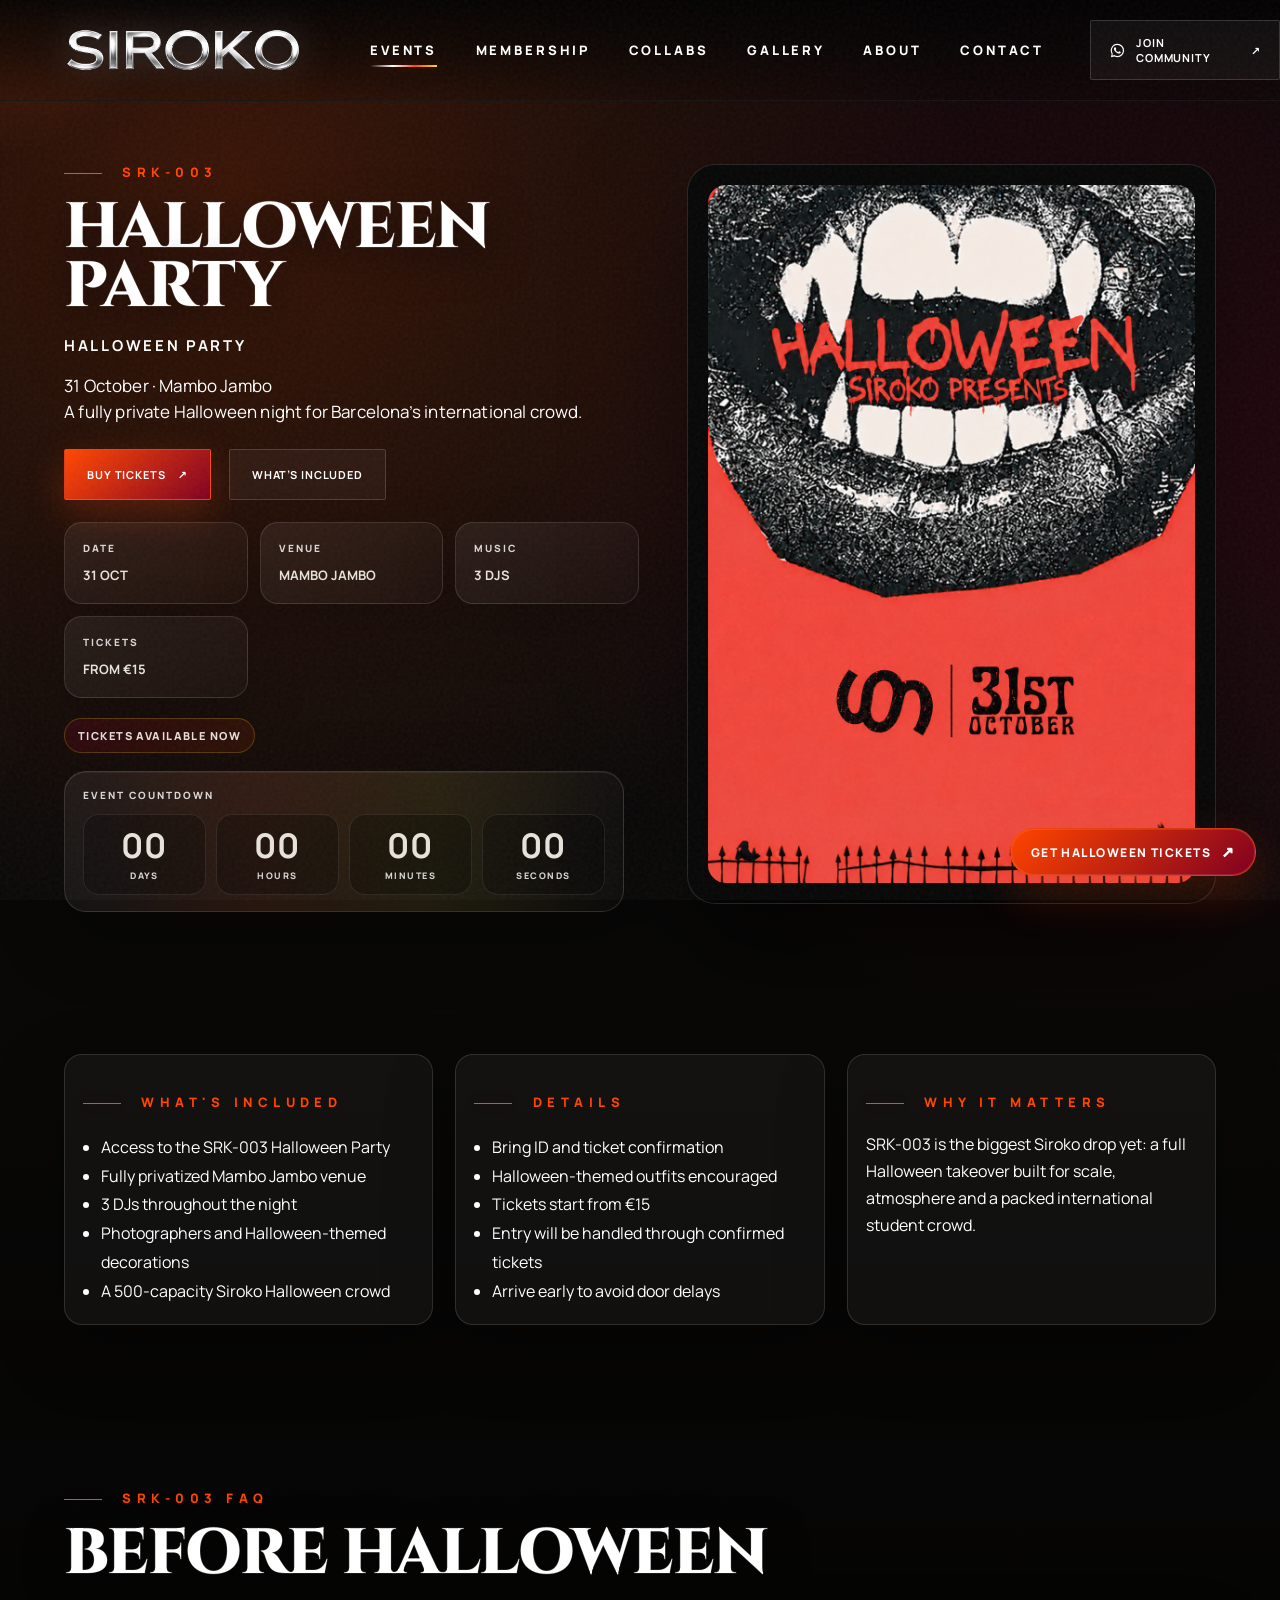
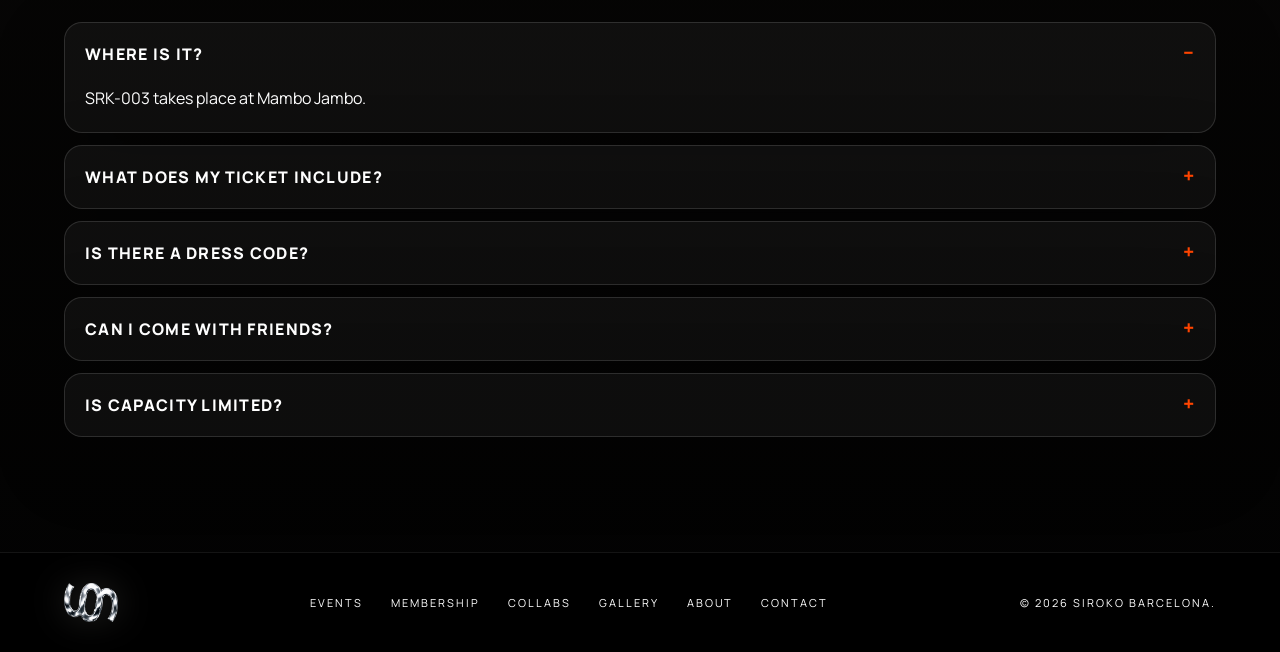
<file: srk-003.html>
<!DOCTYPE html>

<html lang="en">
<head>
<meta charset="utf-8"/>
<meta content="width=device-width, initial-scale=1" name="viewport"/>
<meta content="SRK-003 is Siroko’s Halloween Party at Mambo Jambo on 31 October 2026, fully private with 3 DJs, photographers and Halloween decor." name="description"/>
<meta content="#000000" name="theme-color"/>
<title>HALLOWEEN PARTY | Mambo Jambo</title>
<link href="assets/favicon.png" rel="icon" type="image/png"/>
<link href="assets/favicon.ico" rel="shortcut icon"/>
<link href="assets/apple-touch-icon.png" rel="apple-touch-icon"/>
<link href="https://fonts.googleapis.com" rel="preconnect"/>
<link crossorigin="" href="https://fonts.gstatic.com" rel="preconnect"/>
<link href="https://fonts.googleapis.com/css2?family=Cinzel:wght@500;600;700;800;900&amp;family=Manrope:wght@300;400;500;600;700;800&amp;display=swap" rel="stylesheet"/>
<link href="styles.css" rel="stylesheet"/>
<meta content="website" property="og:type"/><meta content="HALLOWEEN PARTY | Mambo Jambo" property="og:title"/><meta content="SRK-003 is Siroko’s Halloween Party at Mambo Jambo on 31 October 2026, fully private with 3 DJs, photographers and Halloween decor." property="og:description"/><meta content="https://sirokofficial.com/assets/srk-003-halloween.png" property="og:image"/><meta content="Siroko Barcelona" property="og:site_name"/><meta content="summary_large_image" name="twitter:card"/><meta content="HALLOWEEN PARTY | Mambo Jambo" name="twitter:title"/><meta content="SRK-003 is Siroko’s Halloween Party at Mambo Jambo on 31 October 2026, fully private with 3 DJs, photographers and Halloween decor." name="twitter:description"/><meta content="https://sirokofficial.com/assets/srk-003-halloween.png" name="twitter:image"/><meta content="https://sirokofficial.com/srk-003.html" property="og:url"/><!-- Google tag (gtag.js) -->
<script async="" src="https://www.googletagmanager.com/gtag/js?id=G-8KCZZCNY47"></script>
<script>
  window.dataLayer = window.dataLayer || [];
  function gtag(){dataLayer.push(arguments);}
  gtag('js', new Date());

  gtag('config', 'G-8KCZZCNY47');
</script>
</head>
<body class="srk-001-page srk-003-page community-vibe">
<div aria-hidden="true" class="site-loader" id="siteLoader">
<div class="loader-orbit">
<img alt="" src="assets/siroko-loader-logo.png"/>
</div>
</div>
<div aria-hidden="true" class="noise"></div>
<div aria-hidden="true" class="cursor-glow" id="cursorGlow"></div>
<header class="site-header" id="top">
<a aria-label="Siroko home" class="brand" href="index.html">
<img alt="Siroko" class="brand-wordmark" src="assets/siroko-chrome-wordmark.png"/>
</a>
<button aria-expanded="false" aria-label="Open menu" class="menu-toggle" id="menuToggle"><span></span><span></span></button>
<nav aria-label="Main navigation" class="main-nav" id="mainNav">
<a class="active" href="events.html">Events</a>
<a class="" href="membership.html">Membership</a>
<a class="" href="collabs.html">Collabs</a>
<a class="" href="gallery.html">Gallery</a>
<a class="" href="about.html">About</a>
<a class="" href="contact.html">Contact</a>
</nav>
<a class="header-cta magnetic" href="https://chat.whatsapp.com/CiLnzHvrVsb4HOLV1KQPUT?s=cl&amp;p=i&amp;ilr=2" rel="noreferrer" target="_blank"><svg aria-hidden="true" class="wa-icon" viewbox="0 0 32 32"><path d="M16.02 3.2A12.7 12.7 0 0 0 5.1 22.42L3.7 28.8l6.52-1.5A12.66 12.66 0 0 0 16.02 28.7 12.75 12.75 0 0 0 16.02 3.2Zm0 23.34c-2 0-3.86-.56-5.45-1.53l-.39-.24-3.86.9.82-3.78-.25-.4a10.53 10.53 0 1 1 9.13 5.05Zm5.92-7.9c-.32-.16-1.9-.94-2.2-1.04-.3-.11-.52-.16-.74.16-.22.32-.85 1.04-1.04 1.25-.19.21-.38.24-.7.08-.32-.16-1.36-.5-2.6-1.6-.96-.86-1.6-1.91-1.79-2.23-.19-.32-.02-.5.14-.66.15-.15.32-.38.48-.56.16-.19.22-.32.32-.54.11-.21.05-.4-.03-.56-.08-.16-.74-1.78-1.01-2.44-.27-.64-.54-.55-.74-.56h-.63c-.21 0-.56.08-.85.4-.3.32-1.12 1.1-1.12 2.67 0 1.57 1.15 3.09 1.31 3.3.16.22 2.26 3.45 5.48 4.84.77.33 1.36.52 1.83.67.77.24 1.46.21 2.01.13.61-.09 1.9-.77 2.17-1.52.27-.75.27-1.38.19-1.52-.08-.13-.29-.21-.61-.37Z"></path></svg> Join community <span>↗</span></a>
</header>
<main>
<section class="section event-detail-hero page-section srk-drop-hero">
<div class="event-detail-copy">
<p class="eyebrow"><span></span> SRK-003</p>
<h1 class="chrome-title small">HALLOWEEN PARTY</h1>
<h2>Halloween Party</h2>
<p class="hero-text">31 October · Mambo Jambo<br/>A fully private Halloween night for Barcelona’s international crowd.</p>
<div class="hero-actions drop-actions"><a class="btn btn-primary magnetic" href="https://site.fourvenues.com/en/siroko-null/events/halloween-party-siroko-31-10-2026-ZJC8" rel="noreferrer" target="_blank">Buy Tickets <span>↗</span></a><a class="btn btn-secondary magnetic" href="#event-info">What’s Included</a></div>
<div class="event-facts compact-facts"><div><span>Date</span><strong>31 Oct</strong></div><div><span>Venue</span><strong>Mambo Jambo</strong></div><div><span>Music</span><strong>3 DJs</strong></div><div><span>Tickets</span><strong>From €15</strong></div></div><div class="access-note">Tickets available now</div>
<div aria-label="Countdown to SRK-003" class="countdown-card event-countdown compact-countdown" data-countdown="2026-10-31T23:00:00+01:00">
<span class="countdown-label">Event countdown</span>
<div class="countdown-grid"><div><strong data-days="">00</strong><span>Days</span></div><div><strong data-hours="">00</strong><span>Hours</span></div><div><strong data-minutes="">00</strong><span>Minutes</span></div><div><strong data-seconds="">00</strong><span>Seconds</span></div></div>
</div>
</div>
<div class="event-detail-visual tilt event-poster-visual flyer-poster"><img alt="SRK-003 Halloween Party flyer" src="assets/srk-003-halloween.png"/></div>
</section>
<section class="section event-detail-grid" id="event-info">
<article class="event-info-card"><p class="eyebrow"><span></span> What's included</p><ul><li>Access to the SRK-003 Halloween Party</li><li>Fully privatized Mambo Jambo venue</li><li>3 DJs throughout the night</li><li>Photographers and Halloween-themed decorations</li><li>A 500-capacity Siroko Halloween crowd</li></ul></article>
<article class="event-info-card"><p class="eyebrow"><span></span> Details</p><ul><li>Bring ID and ticket confirmation</li><li>Halloween-themed outfits encouraged</li><li>Tickets start from €15</li><li>Entry will be handled through confirmed tickets</li><li>Arrive early to avoid door delays</li></ul></article>
<article class="event-info-card"><p class="eyebrow"><span></span> Why it matters</p><p>SRK-003 is the biggest Siroko drop yet: a full Halloween takeover built for scale, atmosphere and a packed international student crowd.</p></article>
</section>
<section aria-label="SRK-003 FAQ" class="section faq-section"><div class="section-head faq-head"><div><p class="eyebrow"><span></span> SRK-003 FAQ</p><h2 class="chrome-title small">Before Halloween</h2></div></div><div class="faq-list"><details open=""><summary>Where is it?</summary><p>SRK-003 takes place at Mambo Jambo.</p></details><details><summary>What does my ticket include?</summary><p>Your ticket gives access to the fully private Halloween party with 3 DJs, photographers and decorations.</p></details><details><summary>Is there a dress code?</summary><p>Halloween energy is encouraged. Bring an outfit that fits the night.</p></details><details><summary>Can I come with friends?</summary><p>Yes. Buy tickets early and arrive together to make entry smoother.</p></details><details><summary>Is capacity limited?</summary><p>Yes. The venue fits up to 500 people, but access is only through confirmed tickets.</p></details></div></section>
</main>
<footer class="site-footer">
<a class="footer-logo" href="index.html"><img alt="Siroko icon" src="assets/siroko-icon-silver-crop.png"/></a>
<nav aria-label="Footer navigation">
<a href="events.html">Events</a><a href="membership.html">Membership</a><a href="collabs.html">Collabs</a><a href="gallery.html">Gallery</a><a href="about.html">About</a><a href="contact.html">Contact</a>
</nav>
<p>© <span id="year"></span> Siroko Barcelona.</p>
</footer>
<dialog aria-labelledby="modalTitle" class="membership-modal" id="membershipModal">
<form class="modal-inner" method="dialog">
<button aria-label="Close modal" class="close-modal">×</button>
<img alt="Siroko icon" src="assets/siroko-icon-silver-crop.png"/>
<h2 id="modalTitle">Join Siroko</h2>
<p>Drop your details for event links, sports plans and Barcelona student nights.</p>
<label>Full name<input id="memberName" placeholder="Your name" type="text"/></label>
<label>Email<input id="memberEmail" placeholder="you@email.com" type="email"/></label>
<label>Instagram<input id="memberInstagram" placeholder="@yourhandle" type="text"/></label>
<button class="btn btn-primary" id="saveMember" type="button">Join the waitlist</button>
<p class="form-status" id="memberStatus"></p>
</form>
</dialog>
<a class="mobile-ticket-cta" href="https://site.fourvenues.com/en/siroko-null/events/halloween-party-siroko-31-10-2026-ZJC8" rel="noreferrer" target="_blank">Get Halloween Tickets <span>↗</span></a>
<script src="script.js"></script>
</body>
</html>
</file>
<file: styles.css>
:root{
  --black:#000000;
  --silver:#d0d0d0;
  --orange:#f84f12;
  --burgundy:#9b0003;
  --white:#ffffff;
  --muted:#8f8f8f;
  --line:rgba(208,208,208,.18);
  --glass:rgba(255,255,255,.045);
  --shadow:0 30px 80px rgba(0,0,0,.6);
  --radius:28px;
}
*{box-sizing:border-box}
html{scroll-behavior:smooth}
body{margin:0;background:var(--black);color:var(--silver);font-family:Manrope,system-ui,-apple-system,BlinkMacSystemFont,"Segoe UI",sans-serif;overflow-x:hidden}
a{color:inherit;text-decoration:none}button,input,textarea,select{font:inherit}button{cursor:pointer}.noise{position:fixed;inset:0;pointer-events:none;opacity:.08;z-index:50;background-image:url("data:image/svg+xml,%3Csvg viewBox='0 0 300 300' xmlns='http://www.w3.org/2000/svg'%3E%3Cfilter id='n'%3E%3CfeTurbulence type='fractalNoise' baseFrequency='.85' numOctaves='2' stitchTiles='stitch'/%3E%3C/filter%3E%3Crect width='100%25' height='100%25' filter='url(%23n)' opacity='.7'/%3E%3C/svg%3E")}.cursor-glow{position:fixed;width:330px;height:330px;border-radius:50%;background:radial-gradient(circle,rgba(248,79,18,.18),transparent 66%);pointer-events:none;transform:translate(-50%,-50%);z-index:1;mix-blend-mode:screen}.site-header{position:fixed;top:0;left:0;right:0;z-index:40;display:grid;grid-template-columns:260px 1fr 190px;gap:28px;align-items:center;padding:20px clamp(20px,5vw,72px);background:linear-gradient(180deg,rgba(0,0,0,.88),rgba(0,0,0,.44),transparent);backdrop-filter:blur(18px)}.brand,.footer-logo{display:flex;align-items:center;gap:12px;font-weight:900;letter-spacing:.18em;background:transparent!important;border:0!important;box-shadow:none!important}.brand img{width:58px;height:40px;object-fit:contain;filter:drop-shadow(0 0 18px rgba(208,208,208,.32));background:transparent!important}.brand .brand-wordmark{width:238px;height:auto;max-height:62px;object-fit:contain;object-position:left center;filter:drop-shadow(0 0 16px rgba(208,208,208,.24));background:transparent!important;border:0!important;box-shadow:none!important;display:block}.main-nav{justify-self:stretch;display:flex;justify-content:space-evenly;align-items:center;gap:clamp(18px,3vw,54px);font-size:13px;text-transform:uppercase;letter-spacing:.22em;width:100%;padding:0 18px}.main-nav a{position:relative;color:transparent;background:linear-gradient(180deg,#ffffff 0%,#eeeeee 18%,#cfd3d7 34%,#f9f9f9 50%,#b8bdc2 66%,#ffffff 82%,#c8ccd0 100%);-webkit-background-clip:text;background-clip:text;-webkit-text-fill-color:transparent;text-shadow:0 0 6px rgba(255,255,255,.28),0 0 16px rgba(208,208,208,.18),0 1px 0 rgba(255,255,255,.42);filter:drop-shadow(0 1px 0 rgba(255,255,255,.38)) drop-shadow(0 0 8px rgba(255,255,255,.14));font-weight:900}.main-nav a:after{content:"";position:absolute;height:2px;width:0;left:0;bottom:-8px;background:linear-gradient(90deg,transparent,var(--silver),#fff,var(--orange));transition:.25s;box-shadow:0 0 12px rgba(255,255,255,.45)}.main-nav a:hover:after{width:100%}.header-cta,.btn,.mini-btn{border:1px solid var(--line);background:rgba(255,255,255,.04);color:white;text-transform:uppercase;letter-spacing:.08em;font-weight:700;font-size:11px;border-radius:2px;transition:.25s}.header-cta{padding:14px 18px;display:inline-flex;align-items:center;gap:10px;justify-content:center}.wa-icon{width:17px;height:17px;fill:currentColor;filter:drop-shadow(0 0 8px rgba(255,255,255,.25))}.btn{display:inline-flex;align-items:center;gap:12px;padding:17px 22px}.btn-primary,.mini-btn:hover{background:linear-gradient(135deg,var(--orange),var(--burgundy));border-color:rgba(248,79,18,.7);box-shadow:0 12px 36px rgba(248,79,18,.22)}.btn-secondary:hover,.header-cta:hover{border-color:var(--silver);box-shadow:inset 0 0 24px rgba(255,255,255,.08)}.section{padding:clamp(70px,9vw,140px) clamp(20px,5vw,72px);position:relative;z-index:2}.hero{min-height:calc(100vh - 112px);display:grid;grid-template-columns:1.05fr .95fr;align-items:center;gap:28px;padding-top:118px}.hero-bg-lines{display:none}.eyebrow{text-transform:uppercase;letter-spacing:.42em;color:var(--orange);font-size:13px;font-weight:800}.eyebrow span{display:inline-block;width:38px;height:1px;background:var(--orange);vertical-align:middle;margin-right:12px}.chrome-title{font-family:Cinzel,Manrope,serif;text-transform:uppercase;font-weight:800;line-height:.92;letter-spacing:-.025em;font-size:clamp(56px,8vw,128px);margin:18px 0;background:linear-gradient(180deg,#fff 0%,#d0d0d0 18%,#555 37%,#fff 48%,#111 53%,#f7f7f7 68%,#8a8a8a 100%);-webkit-background-clip:text;background-clip:text;color:transparent;-webkit-text-stroke:1px rgba(255,255,255,.2);filter:drop-shadow(0 10px 8px rgba(0,0,0,.7)) drop-shadow(0 0 14px rgba(208,208,208,.16))}.chrome-title.hero-title{font-size:clamp(48px,6.7vw,104px)}.chrome-title.small{font-size:clamp(38px,5vw,74px)}.hero-text{max-width:560px;font-size:17px;line-height:1.55;color:rgba(255,255,255,.72)}.hero-actions,.social-row{display:flex;align-items:center;gap:18px;flex-wrap:wrap}.hero-actions{margin-top:28px}.brand-line{margin-top:28px;font-family:Cinzel,Manrope,serif;text-transform:uppercase;letter-spacing:.34em;font-size:12px;font-weight:700;color:rgba(255,255,255,.72);text-shadow:0 0 14px rgba(208,208,208,.18)}.social-row{margin-top:30px;text-transform:uppercase;font-size:12px;letter-spacing:.12em}.social-row a{display:grid;place-items:center;width:40px;height:40px;border:1px solid var(--line);border-radius:50%;font-weight:900}.hero-art{position:relative;min-height:620px;display:grid;place-items:center;perspective:900px}.ribbed-panel{display:none}.hero-icon{position:relative;width:min(73%,480px);filter:drop-shadow(0 38px 42px rgba(0,0,0,.8)) drop-shadow(0 0 22px rgba(208,208,208,.32));transform:rotateY(-15deg) translateZ(40px)}.float{animation:float 6s ease-in-out infinite}@keyframes float{0%,100%{translate:0 0}50%{translate:0 -18px}}.orb{position:absolute;border-radius:50%;filter:blur(24px);opacity:.65}.orb-one{width:220px;height:220px;background:var(--orange);right:8%;top:16%}.orb-two{width:240px;height:160px;background:var(--burgundy);left:10%;bottom:14%}.floor-reflection{position:absolute;bottom:4%;width:70%;height:90px;background:radial-gradient(ellipse,rgba(255,255,255,.23),transparent 68%);filter:blur(18px);transform:rotateX(70deg)}.ticker{border-block:1px solid var(--line);overflow:hidden;background:linear-gradient(90deg,rgba(248,79,18,.08),rgba(208,208,208,.04),rgba(155,0,3,.1))}.ticker-track{display:flex;gap:28px;white-space:nowrap;animation:ticker 24s linear infinite;padding:16px 0;text-transform:uppercase;font-weight:900;letter-spacing:.18em;color:white}.ticker span:nth-child(4n+1){color:var(--orange)}@keyframes ticker{to{transform:translateX(-50%)}}.section-head{display:flex;justify-content:space-between;align-items:end;gap:24px;margin-bottom:34px}.filter-bar{display:flex;gap:10px;flex-wrap:wrap}.filter{border:1px solid var(--line);background:transparent;color:var(--silver);padding:11px 14px;border-radius:999px;text-transform:uppercase;font-size:12px;font-weight:800}.filter.active{background:var(--orange);border-color:var(--orange);color:#fff}.event-grid{display:grid;grid-template-columns:repeat(3,1fr);gap:24px}.event-card,.glass,.value-strip,.about-panel,.membership-modal .modal-inner{border:1px solid var(--line);background:linear-gradient(145deg,rgba(255,255,255,.08),rgba(255,255,255,.025));box-shadow:var(--shadow);backdrop-filter:blur(22px)}.event-card{min-height:420px;border-radius:var(--radius);overflow:hidden;position:relative;transform-style:preserve-3d}.event-card.hidden{display:none}.event-image{height:220px;background-size:cover;background-position:center;position:relative}.event-image:after{content:"";position:absolute;inset:0;background:linear-gradient(180deg,transparent,rgba(0,0,0,.96))}.departure-boat{background-image:linear-gradient(180deg,rgba(0,0,0,.05),rgba(0,0,0,.42)),url("assets/srk-001-departure.png");background-position:center 54%;}
.red-room{background:radial-gradient(circle at 70% 20%,rgba(248,79,18,.9),transparent 25%),linear-gradient(135deg,#150000,#9b0003 45%,#000)}.beach{background:radial-gradient(circle at 65% 20%,rgba(248,79,18,.75),transparent 28%),linear-gradient(135deg,#000,#2c1608,#d0d0d0)}.gothic{background:linear-gradient(135deg,#000,#210000 55%,#9b0003)}.event-content{padding:24px;position:absolute;inset:auto 0 0}.date-chip{color:var(--orange);font-weight:900;text-transform:uppercase;font-size:12px}.event-card h3{font-size:28px;line-height:1.05;text-transform:uppercase;margin:18px 0 12px;color:white}.event-card p{color:rgba(255,255,255,.68)}.event-bottom{display:flex;justify-content:space-between;align-items:center;margin-top:22px}.mini-btn{padding:11px 13px}.value-strip{display:grid;grid-template-columns:repeat(4,1fr);gap:1px;border-radius:var(--radius);padding:0}.value-card{padding:34px;border-right:1px solid var(--line)}.value-card:last-child{border-right:0}.value-card span{font-family:Cinzel;color:var(--orange)}.value-card h3{text-transform:uppercase;color:#fff}.value-card p{color:rgba(255,255,255,.62);line-height:1.55}.membership-section{display:grid;grid-template-columns:.9fr 1.1fr;gap:48px;align-items:center}.membership-copy p{max-width:560px;line-height:1.65}.check-list{list-style:none;padding:0;margin:26px 0}.check-list li{margin:12px 0;color:white}.check-list li:before{content:"✓";color:var(--orange);margin-right:12px;font-weight:900}.member-card-stage{position:relative;min-height:470px;perspective:1100px}.member-card{position:absolute;inset:12% 10%;border-radius:28px;border:1px solid rgba(255,255,255,.32);box-shadow:0 50px 80px rgba(0,0,0,.74);background:linear-gradient(135deg,#1a1a1a,#050505 42%,#333);transform:rotateY(-18deg) rotateX(9deg) rotateZ(-5deg);overflow:hidden}.member-card:before{content:"";position:absolute;inset:0;background:repeating-linear-gradient(90deg,rgba(255,255,255,.04) 0 2px,transparent 2px 11px),radial-gradient(circle at 20% 15%,rgba(255,255,255,.22),transparent 28%)}.card-back{translate:90px 38px;background:linear-gradient(135deg,var(--burgundy),var(--orange));opacity:.8}.card-front{padding:42px;display:flex;flex-direction:column;justify-content:end}.card-front img{position:absolute;width:150px;top:62px;left:50%;transform:translateX(-50%);filter:drop-shadow(0 0 18px rgba(208,208,208,.4))}.card-front h3{font-family:Cinzel;font-size:40px;margin:0;color:white;letter-spacing:.08em}.card-front p{text-transform:uppercase;letter-spacing:.32em}.card-front span{position:absolute;right:36px;bottom:34px;letter-spacing:.28em}.about-panel{display:grid;grid-template-columns:.8fr 1fr;gap:44px;align-items:center;border-radius:var(--radius);padding:38px}.about-panel img{width:100%;filter:drop-shadow(0 0 24px rgba(208,208,208,.22))}.about-panel h2{font-size:clamp(32px,5vw,72px);text-transform:uppercase;line-height:.95;color:white;margin:10px 0}.about-panel p{line-height:1.7;color:rgba(255,255,255,.68)}.section-note{max-width:360px;color:rgba(255,255,255,.62);line-height:1.6;text-align:right}.gallery-grid{display:grid;grid-template-columns:1.2fr .8fr .8fr;grid-auto-rows:210px;gap:18px}.gallery-tile{position:relative;overflow:hidden;border:1px solid var(--line);border-radius:var(--radius);background:linear-gradient(135deg,rgba(255,255,255,.08),rgba(255,255,255,.02));box-shadow:var(--shadow)}.gallery-tile:before{content:"";position:absolute;inset:0;background:radial-gradient(circle at 70% 30%,rgba(248,79,18,.42),transparent 26%),linear-gradient(135deg,#050505,#111 48%,#000);transition:.35s}.gallery-tile:after{content:"";position:absolute;inset:0;background:linear-gradient(180deg,transparent,rgba(0,0,0,.86))}.gallery-tile:hover:before{transform:scale(1.05);filter:saturate(1.25)}.gallery-tile span{position:absolute;left:22px;bottom:20px;z-index:2;text-transform:uppercase;letter-spacing:.18em;font-size:12px;font-weight:900;color:#fff}.gallery-tile.large{grid-row:span 2}.gallery-tile.warm:before{background:radial-gradient(circle at 65% 20%,rgba(248,79,18,.68),transparent 30%),linear-gradient(135deg,#000,#351006,#d0d0d0)}.gallery-tile.chrome:before{background:linear-gradient(135deg,#000,#343434 38%,#d0d0d0 50%,#151515 62%,#000)}.gallery-tile.red:before{background:radial-gradient(circle at 70% 25%,rgba(248,79,18,.55),transparent 28%),linear-gradient(135deg,#000,#9b0003,#160000)}.gallery-tile.dark:before{background:linear-gradient(135deg,#000,#080808,#202020)}
.gallery-tile{display:block;cursor:pointer}.gallery-tile:hover{border-color:rgba(208,208,208,.36);box-shadow:0 34px 90px rgba(0,0,0,.58),0 0 36px rgba(248,79,18,.12)}.gallery-page{min-height:100vh;padding-top:128px}.gallery-page-head{display:flex;justify-content:space-between;gap:28px;align-items:flex-end;margin-bottom:36px}.gallery-page-title{margin:14px 0 0}.back-link{display:inline-flex;align-items:center;gap:10px;text-transform:uppercase;letter-spacing:.16em;font-size:12px;font-weight:900;color:var(--silver);border:1px solid var(--line);padding:13px 16px;border-radius:999px;background:rgba(255,255,255,.04)}.photo-grid{display:grid;grid-template-columns:repeat(3,1fr);gap:18px}.photo-card{position:relative;min-height:260px;border:1px solid var(--line);border-radius:var(--radius);overflow:hidden;background:linear-gradient(135deg,#050505,#151515 42%,#000);box-shadow:var(--shadow)}.photo-card:before{content:"";position:absolute;inset:0;background:radial-gradient(circle at 72% 24%,rgba(248,79,18,.46),transparent 28%),linear-gradient(135deg,rgba(255,255,255,.08),transparent 34%,rgba(155,0,3,.24));transition:.35s}.photo-card:after{content:"";position:absolute;inset:0;background:linear-gradient(180deg,transparent 45%,rgba(0,0,0,.86))}.photo-card:hover:before{transform:scale(1.05);filter:saturate(1.18)}.photo-card span{position:absolute;left:22px;bottom:20px;z-index:2;color:#fff;text-transform:uppercase;letter-spacing:.18em;font-size:12px;font-weight:900}.photo-card:nth-child(2n):before{background:radial-gradient(circle at 68% 28%,rgba(208,208,208,.34),transparent 30%),linear-gradient(135deg,#000,#2a2a2a,#090909)}.photo-card:nth-child(3n):before{background:radial-gradient(circle at 70% 28%,rgba(155,0,3,.62),transparent 32%),linear-gradient(135deg,#000,#320000,#090909)}
.contact-section{display:grid;grid-template-columns:.8fr 1fr;gap:42px}.contact-copy p{line-height:1.65}.contact-form{border-radius:var(--radius);padding:30px;display:grid;gap:16px}.contact-form label,.modal-inner label{display:grid;gap:9px;text-transform:uppercase;font-size:12px;letter-spacing:.12em;color:rgba(255,255,255,.76)}input,textarea,select{width:100%;border:1px solid var(--line);border-radius:12px;background:rgba(0,0,0,.45);color:white;padding:15px 14px;outline:none}input:focus,textarea:focus,select:focus{border-color:var(--orange);box-shadow:0 0 0 4px rgba(248,79,18,.12)}.form-status{min-height:20px;color:var(--orange);font-weight:800}.site-footer{position:relative;z-index:2;display:flex;align-items:center;justify-content:space-between;gap:22px;padding:30px clamp(20px,5vw,72px);border-top:1px solid var(--line);color:rgba(255,255,255,.62);font-size:11px;text-transform:uppercase;letter-spacing:.18em}.site-footer img{width:54px}.site-footer nav{display:flex;gap:28px}.membership-modal{border:0;background:transparent;color:white;max-width:520px;width:calc(100% - 32px)}.membership-modal::backdrop{background:rgba(0,0,0,.82);backdrop-filter:blur(10px)}.modal-inner{position:relative;border-radius:28px;padding:32px;display:grid;gap:16px}.modal-inner img{width:92px;margin:auto}.modal-inner h2{font-family:Cinzel;text-align:center;text-transform:uppercase;margin:0;letter-spacing:.08em}.modal-inner p{text-align:center;color:rgba(255,255,255,.68)}.close-modal{position:absolute;top:16px;right:16px;width:38px;height:38px;border-radius:50%;border:1px solid var(--line);background:#000;color:white;font-size:24px}.menu-toggle{display:none;background:none;border:0;width:42px;height:34px}.menu-toggle span{display:block;height:2px;background:white;margin:9px 0}@media(max-width:980px){.ticker{margin-top:0;margin-bottom:0}.site-header{grid-template-columns:auto auto;justify-content:space-between}.main-nav,.header-cta{display:none}.menu-toggle{display:block}.main-nav.open{display:flex;position:absolute;top:82px;left:20px;right:20px;flex-direction:column;background:rgba(0,0,0,.94);border:1px solid var(--line);border-radius:18px;padding:22px}.hero,.membership-section,.contact-section,.about-panel{grid-template-columns:1fr}.hero-art{min-height:440px}.event-grid,.value-strip,.gallery-grid,.photo-grid{grid-template-columns:1fr 1fr}.gallery-tile.large{grid-row:span 1}.section-note{text-align:left}.site-footer{flex-direction:column}.section-head{align-items:start;flex-direction:column}}@media(max-width:640px){.brand .brand-wordmark{width:180px}.hero{padding-top:100px}.chrome-title{font-size:48px}.chrome-title.hero-title{font-size:42px}.event-grid,.value-strip,.gallery-grid,.photo-grid{grid-template-columns:1fr}.value-card{border-right:0;border-bottom:1px solid var(--line)}.hero-actions .btn{width:100%;justify-content:center}.member-card{inset:18% 0}.site-footer nav{flex-wrap:wrap;justify-content:center}.cursor-glow{display:none}}

/* V12 refinements */
.chrome-title.hero-title{
  background:none;
  -webkit-background-clip:initial;
  background-clip:initial;
  color:transparent;
}
.hero-title .title-line{
  display:block;
  font-family:Cinzel,Manrope,serif;
  background:linear-gradient(180deg,#fff 0%,#d0d0d0 18%,#555 37%,#fff 48%,#111 53%,#f7f7f7 68%,#8a8a8a 100%);
  -webkit-background-clip:text;
  background-clip:text;
  color:transparent;
  -webkit-text-stroke:1px rgba(255,255,255,.2);
  filter:drop-shadow(0 10px 8px rgba(0,0,0,.7)) drop-shadow(0 0 14px rgba(208,208,208,.16));
}
.social-row .social-icon{
  color:rgba(255,255,255,.88);
  background:linear-gradient(145deg,rgba(255,255,255,.08),rgba(255,255,255,.018));
  box-shadow:inset 0 0 18px rgba(255,255,255,.035),0 0 18px rgba(208,208,208,.06);
}
.social-row .social-icon svg{
  width:18px;
  height:18px;
  fill:none;
  stroke:currentColor;
  stroke-width:1.65;
  stroke-linecap:round;
  stroke-linejoin:round;
  filter:drop-shadow(0 0 8px rgba(208,208,208,.22));
}
.social-row .social-icon:nth-of-type(2) svg path,
.social-row .social-icon:nth-of-type(3) svg circle{
  fill:currentColor;
  stroke:none;
}
.social-row .social-icon:hover{
  color:#fff;
  border-color:rgba(208,208,208,.58);
  box-shadow:inset 0 0 22px rgba(255,255,255,.075),0 0 20px rgba(248,79,18,.12);
}

/* V13 brushed aluminium refinements
   Softer, more premium Rimowa-style silver: less fake chrome, better readability. */
:root{
  --soft-silver:#e8e8e8;
  --brushed-silver:#d0d0d0;
  --deep-silver:#9f9f9f;
  --dark-silver:#6f6f6f;
  --body-grey:#a6a6a6;
}

/* Top navigation: brushed aluminium instead of bright chrome */
.main-nav a{
  background:linear-gradient(180deg,
    #f2f2f2 0%,
    #d0d0d0 34%,
    #9f9f9f 68%,
    #eeeeee 100%
  );
  -webkit-background-clip:text;
  background-clip:text;
  -webkit-text-fill-color:transparent;
  text-shadow:0 1px 14px rgba(208,208,208,.12);
  filter:drop-shadow(0 1px 0 rgba(255,255,255,.18));
  font-weight:850;
}
.main-nav a:after{
  background:linear-gradient(90deg,transparent,#9f9f9f,#e8e8e8,var(--orange));
  box-shadow:0 0 10px rgba(208,208,208,.18);
}

/* Main headings: premium off-white silver, not mirror chrome */
.chrome-title,
.hero-title .title-line{
  background:none!important;
  -webkit-background-clip:initial!important;
  background-clip:initial!important;
  -webkit-text-fill-color:var(--soft-silver)!important;
  color:var(--soft-silver)!important;
  -webkit-text-stroke:0!important;
  text-shadow:
    0 1px 0 rgba(255,255,255,.16),
    0 18px 60px rgba(208,208,208,.10),
    0 28px 80px rgba(0,0,0,.74);
  filter:none!important;
}

/* Smaller section headings still feel metallic, just more refined */
.chrome-title.small{
  color:var(--soft-silver)!important;
  -webkit-text-fill-color:var(--soft-silver)!important;
  text-shadow:
    0 1px 0 rgba(255,255,255,.14),
    0 14px 44px rgba(208,208,208,.09),
    0 24px 64px rgba(0,0,0,.72);
}

/* Body copy: muted grey for a cleaner luxury look */
.hero-text,
.event-card p,
.value-card p,
.membership-copy p,
.about-panel p,
.contact-copy p,
.section-note{
  color:rgba(166,166,166,.88);
}

/* Keep orange/burgundy as accent, not large text color */
.eyebrow,
.date-chip,
.value-card span,
.form-status{
  color:var(--orange);
}

/* Social icons and secondary buttons get a softer metal edge */
.social-row .social-icon,
.btn-secondary,
.header-cta{
  color:#e8e8e8;
  border-color:rgba(208,208,208,.22);
  background:linear-gradient(145deg,rgba(255,255,255,.055),rgba(255,255,255,.018));
  box-shadow:inset 0 0 18px rgba(255,255,255,.028),0 0 18px rgba(208,208,208,.045);
}
.social-row .social-icon:hover,
.btn-secondary:hover,
.header-cta:hover{
  border-color:rgba(208,208,208,.44);
  box-shadow:inset 0 0 24px rgba(255,255,255,.055),0 0 22px rgba(248,79,18,.10);
}


/* V17 Monument Extended hero heading test
   Applies Monument Extended styling only to the main front-page words: Events. Sports. Community.
   If the device does not have Monument Extended installed, the site falls back to a bold premium sans-serif stack. */
.hero-title .title-line{
  font-family:"Monument Extended", "MonumentExtended", "Monument Grotesk", "Arial Black", "Helvetica Neue", Arial, sans-serif!important;
  font-weight:900!important;
  letter-spacing:-0.055em!important;
  line-height:.86!important;
  text-transform:uppercase;
}

/* V18 warm platinum hero heading color test
   Keeps the Monument Extended-style heading, but replaces the chrome fill with a warmer luxury platinum tone. */
.hero-title .title-line{
  background:none!important;
  -webkit-background-clip:initial!important;
  background-clip:initial!important;
  color:#e6e1d8!important;
  -webkit-text-fill-color:#e6e1d8!important;
  -webkit-text-stroke:0!important;
  text-shadow:
    0 1px 0 rgba(255,255,255,.16),
    0 18px 60px rgba(208,208,208,.10),
    0 0 26px rgba(230,225,216,.055)!important;
  filter:drop-shadow(0 12px 18px rgba(0,0,0,.72))!important;
}

/* V19 cinematic opening hero load animation
   Clean luxury reveal: logo fades in, hero title appears line by line, then Be. Different. */
.hero-art .hero-icon{
  opacity:0;
  clip-path:inset(0 0 100% 0);
  animation:heroLogoReveal 1.25s cubic-bezier(.22,1,.36,1) .18s forwards, float 6s ease-in-out 1.45s infinite!important;
}

.hero-title .title-line{
  display:block;
  opacity:0;
  transform:translateY(34px);
  filter:blur(8px);
  animation:titleLineReveal .82s cubic-bezier(.22,1,.36,1) forwards;
}
.hero-title .title-line:nth-child(1){animation-delay:.42s}
.hero-title .title-line:nth-child(2){animation-delay:.68s}
.hero-title .title-line:nth-child(3){animation-delay:.94s}

.hero .eyebrow,
.hero .hero-text,
.hero .hero-actions,
.hero .social-row{
  opacity:0;
  transform:translateY(18px);
  filter:blur(6px);
  animation:heroDetailReveal .72s cubic-bezier(.22,1,.36,1) forwards;
}
.hero .eyebrow{animation-delay:.24s}
.hero .hero-text{animation-delay:1.18s}
.hero .hero-actions{animation-delay:1.34s}
.hero .social-row{animation-delay:1.78s}

.brand-line{
  opacity:0;
  transform:translateY(14px);
  filter:blur(6px);
  animation:brandLineReveal .75s cubic-bezier(.22,1,.36,1) 1.58s forwards;
}

@keyframes heroLogoReveal{
  0%{opacity:0;clip-path:inset(0 0 100% 0);filter:blur(12px) drop-shadow(0 38px 42px rgba(0,0,0,.8)) drop-shadow(0 0 0 rgba(208,208,208,0))}
  62%{opacity:1;clip-path:inset(0 0 0 0);filter:blur(0) drop-shadow(0 38px 42px rgba(0,0,0,.8)) drop-shadow(0 0 36px rgba(208,208,208,.42))}
  100%{opacity:1;clip-path:inset(0 0 0 0);filter:drop-shadow(0 38px 42px rgba(0,0,0,.8)) drop-shadow(0 0 22px rgba(208,208,208,.32))}
}

@keyframes titleLineReveal{
  0%{opacity:0;transform:translateY(34px);filter:blur(8px);letter-spacing:-.08em}
  100%{opacity:1;transform:translateY(0);filter:blur(0);letter-spacing:-.055em}
}

@keyframes heroDetailReveal{
  0%{opacity:0;transform:translateY(18px);filter:blur(6px)}
  100%{opacity:1;transform:translateY(0);filter:blur(0)}
}

@keyframes brandLineReveal{
  0%{opacity:0;transform:translateY(14px);filter:blur(6px);letter-spacing:.48em}
  100%{opacity:1;transform:translateY(0);filter:blur(0);letter-spacing:.34em}
}

@media (prefers-reduced-motion: reduce){
  .hero-art .hero-icon,
  .hero-title .title-line,
  .hero .eyebrow,
  .hero .hero-text,
  .hero .hero-actions,
  .hero .social-row,
  .brand-line{
    opacity:1!important;
    transform:none!important;
    filter:none!important;
    clip-path:none!important;
    animation:none!important;
  }
}


/* V21 multi-page structure */
.main-nav a.active:after{width:100%}
.page-hero{padding-top:150px;padding-bottom:40px;min-height:44vh;display:flex;flex-direction:column;justify-content:flex-end}
.compact-page .hero-text{max-width:680px}
.page-section{padding-top:60px}
.home-preview{padding-top:92px;padding-bottom:70px}
.preview-grid .event-card{min-height:360px}
.preview-grid .event-image{height:190px}
.sponsors-section{padding-top:80px}
.sponsor-grid{display:grid;grid-template-columns:repeat(6,1fr);gap:14px}
.sponsor-logo{min-height:116px;border:1px solid var(--line);border-radius:22px;display:grid;place-items:center;text-transform:uppercase;letter-spacing:.18em;font-size:12px;font-weight:900;color:rgba(230,225,216,.78);background:linear-gradient(145deg,rgba(255,255,255,.065),rgba(255,255,255,.018));box-shadow:inset 0 0 30px rgba(255,255,255,.025),0 24px 60px rgba(0,0,0,.34)}
.sponsor-logo:hover{border-color:rgba(248,79,18,.38);box-shadow:inset 0 0 34px rgba(255,255,255,.04),0 0 32px rgba(248,79,18,.10);transform:translateY(-3px)}
.site-footer nav a:hover{color:#e6e1d8}
@media(max-width:980px){.sponsor-grid{grid-template-columns:repeat(3,1fr)}.page-hero{padding-top:120px}.home-preview{padding-top:70px}}
@media(max-width:640px){.sponsor-grid{grid-template-columns:1fr 1fr}.sponsor-logo{min-height:92px}.page-hero{min-height:36vh}}

/* V22 requested refinements */
.sponsors-section{
  padding-top:34px;
  padding-bottom:58px;
}
.sponsor-kicker{
  margin:0 0 16px;
  text-align:center;
  text-transform:uppercase;
  letter-spacing:.28em;
  font-size:10px;
  font-weight:800;
  color:rgba(230,225,216,.44);
}
.sponsor-grid{
  max-width:880px;
  margin:0 auto;
  gap:10px;
}
.sponsor-logo{
  min-height:76px;
  border-radius:16px;
  opacity:.72;
  background:linear-gradient(145deg,rgba(255,255,255,.04),rgba(255,255,255,.012));
  box-shadow:inset 0 0 20px rgba(255,255,255,.018),0 14px 38px rgba(0,0,0,.22);
}
.sponsor-logo img{
  width:34px;
  max-height:34px;
  object-fit:contain;
  filter:drop-shadow(0 0 10px rgba(208,208,208,.18));
  opacity:.72;
}
.sponsor-logo:hover{
  opacity:.92;
  transform:translateY(-2px);
}
.preview-link{
  text-decoration:none;
}
@media(max-width:640px){
  .sponsors-section{padding-top:24px;padding-bottom:44px}
  .sponsor-logo{min-height:64px}
  .sponsor-logo img{width:28px;max-height:28px}
}


/* V23 sponsor/collab separation */
.collab-partners-section{
  padding-top:58px;
  padding-bottom:30px;
}
.collab-grid{
  max-width:880px;
  margin:0 auto;
  display:grid;
  grid-template-columns:1.4fr 1fr 1fr;
  gap:12px;
}
.collab-logo-card{
  min-height:92px;
  border:1px solid var(--line);
  border-radius:18px;
  display:grid;
  place-items:center;
  background:linear-gradient(145deg,rgba(255,255,255,.055),rgba(255,255,255,.014));
  box-shadow:inset 0 0 24px rgba(255,255,255,.02),0 18px 46px rgba(0,0,0,.26);
  overflow:hidden;
  opacity:.9;
  transition:.25s ease;
}
.collab-logo-card:hover{
  transform:translateY(-2px);
  border-color:rgba(248,79,18,.28);
  box-shadow:inset 0 0 28px rgba(255,255,255,.035),0 0 30px rgba(248,79,18,.08);
}
.collab-logo-card img{
  max-width:74%;
  max-height:50px;
  object-fit:contain;
  filter:drop-shadow(0 0 12px rgba(208,208,208,.12));
}
.featured-collab img{
  max-width:82%;
  max-height:58px;
  filter:drop-shadow(0 0 14px rgba(132,73,255,.18));
}
.placeholder-collab img{
  width:34px;
  opacity:.56;
}
@media(max-width:760px){
  .collab-grid{grid-template-columns:1fr}
  .collab-logo-card{min-height:82px}
}

/* V24 collab application form */
.collab-application{
  display:grid;
  grid-template-columns:.82fr 1fr;
  gap:42px;
  align-items:start;
  padding-top:58px;
  padding-bottom:54px;
}
.collab-application-copy p:not(.eyebrow){
  max-width:520px;
  line-height:1.7;
  color:rgba(255,255,255,.64);
}
.collab-form{
  max-width:720px;
  margin-left:auto;
}
.collab-form textarea{
  resize:vertical;
  min-height:150px;
}
@media(max-width:980px){
  .collab-application{grid-template-columns:1fr;gap:28px}
  .collab-form{max-width:none;margin-left:0}
}

/* V26 - wider collab form card */
@media (min-width: 981px) {
  .collab-application{
    grid-template-columns:minmax(420px,.78fr) minmax(620px,1.22fr);
    gap:clamp(28px,3.2vw,58px);
    align-items:start;
  }

  .collab-form{
    width:100%;
    max-width:none;
    margin-left:0;
    padding:clamp(34px,3vw,48px);
    grid-template-columns:repeat(2,minmax(0,1fr));
    column-gap:20px;
    row-gap:18px;
  }

  .collab-form label:nth-of-type(3),
  .collab-form .btn,
  .collab-form .form-status{
    grid-column:1 / -1;
  }

  .collab-form textarea{
    min-height:210px;
  }
}


/* V27 - Collabs page: keep collabs visible first, move form lower and rebalance size */
@media (min-width: 981px) {
  .collab-partners-section.page-section{
    padding-top:46px;
    padding-bottom:28px;
  }
  .collab-application{
    grid-template-columns:minmax(360px,.95fr) minmax(430px,560px);
    gap:clamp(38px,5vw,86px);
    align-items:start;
    padding-top:96px;
    padding-bottom:92px;
  }
  .collab-form{
    width:100%;
    max-width:560px;
    margin-left:auto;
    padding:32px;
    grid-template-columns:1fr;
    column-gap:0;
    row-gap:16px;
  }
  .collab-form label:nth-of-type(3),
  .collab-form .btn,
  .collab-form .form-status{
    grid-column:auto;
  }
  .collab-form textarea{
    min-height:160px;
  }
}

/* V28 refinements */
.collab-application .chrome-title.small{max-width:760px;font-size:clamp(34px,4.4vw,64px);line-height:.95;}
@media(max-width:980px){.hero{min-height:auto}.ticker{margin-top:0}}

/* V31 refinement: bring the home ticker higher so it lands at the bottom of the first screen */
@media (min-width: 981px) {
  .hero {
    min-height: calc(100vh - 270px);
  }
  .ticker {
    margin-top: -22px;
  }
}


/* V32: Events page subheader */
.events-subheader{
  margin-bottom:12px;
}
.events-section.page-section .section-head{
  margin-bottom:30px;
}

/* V33: use the original transparent Siroko icon for the main hero so no rectangular image edge appears.
   The width compensates for the larger transparent canvas so the visible logo keeps the same size. */
.hero-art .hero-icon{
  width:min(98%,650px);
  background:transparent!important;
  border:0!important;
  box-shadow:none!important;
}

/* V34: Membership card label and Events page spacing */
.member-card.card-front h3{
  font-size:clamp(30px,3vw,40px);
  letter-spacing:.07em;
  white-space:nowrap;
}
.events-section.page-section{
  padding-top:150px;
}
@media(max-width:980px){
  .events-section.page-section{padding-top:130px;}
}
@media(max-width:640px){
  .events-section.page-section{padding-top:118px;}
  .member-card.card-front h3{font-size:28px;}
}

/* V37 - Bacheloneta official collab logo */
.bacheloneta-collab img{
  max-height:96px;
  filter:drop-shadow(0 12px 28px rgba(255,255,255,.12));
}
@media (max-width: 760px){
  .bacheloneta-collab img{max-height:84px;}
}

/* V42 - white / black inversion test
   Switches the black backgrounds to white and white/silver text to black,
   while keeping Siroko orange, burgundy, layout, imagery, animations, and structure unchanged. */
:root{
  --black:#ffffff;
  --white:#000000;
  --silver:#111111;
  --soft-silver:#111111;
  --brushed-silver:#222222;
  --deep-silver:#444444;
  --dark-silver:#666666;
  --body-grey:#333333;
  --muted:#555555;
  --line:rgba(0,0,0,.18);
  --glass:rgba(0,0,0,.035);
  --shadow:0 30px 80px rgba(0,0,0,.13);
}

body{
  background:#ffffff!important;
  color:#111111!important;
}
.noise{opacity:.045;mix-blend-mode:multiply;}
.cursor-glow{mix-blend-mode:multiply;opacity:.86;}

.site-header{
  background:linear-gradient(180deg,rgba(255,255,255,.94),rgba(255,255,255,.72),transparent)!important;
  box-shadow:0 12px 42px rgba(0,0,0,.035);
}
.brand img,
.brand .brand-wordmark,
.footer-logo img{
  filter:drop-shadow(0 0 12px rgba(0,0,0,.18))!important;
}

.main-nav a{
  background:none!important;
  -webkit-background-clip:initial!important;
  background-clip:initial!important;
  -webkit-text-fill-color:#111111!important;
  color:#111111!important;
  text-shadow:none!important;
  filter:none!important;
}
.main-nav a:after{
  background:linear-gradient(90deg,transparent,#111111,#444444,var(--orange))!important;
  box-shadow:0 0 10px rgba(0,0,0,.12)!important;
}

.header-cta,
.btn,
.mini-btn,
.back-link{
  color:#111111!important;
  border-color:rgba(0,0,0,.22)!important;
  background:rgba(0,0,0,.035)!important;
}
.btn-primary,
.mini-btn:hover{
  color:#000000!important;
  background:linear-gradient(135deg,var(--orange),var(--burgundy))!important;
  border-color:rgba(248,79,18,.7)!important;
  box-shadow:0 12px 36px rgba(248,79,18,.20)!important;
}
.header-cta:hover,
.btn-secondary:hover{
  border-color:rgba(0,0,0,.42)!important;
  box-shadow:inset 0 0 24px rgba(0,0,0,.045)!important;
}
.wa-icon{filter:none!important;}

.chrome-title,
.chrome-title.small,
.hero-title .title-line,
.event-card h3,
.value-card h3,
.about-panel h2,
.member-card.card-front h3,
.modal-inner h2{
  color:#111111!important;
  -webkit-text-fill-color:#111111!important;
  text-shadow:none!important;
  filter:none!important;
}
.hero-title .title-line{
  filter:none!important;
}
.hero-text,
.brand-line,
.event-card p,
.value-card p,
.membership-copy p,
.about-panel p,
.contact-copy p,
.section-note,
.collab-application-copy p:not(.eyebrow),
.site-footer,
.modal-inner p,
.sponsor-kicker{
  color:rgba(0,0,0,.68)!important;
  text-shadow:none!important;
}
.check-list li,
.ticker-track,
.gallery-tile span,
.photo-card span{
  color:#111111!important;
}

.event-card,
.glass,
.value-strip,
.about-panel,
.membership-modal .modal-inner,
.contact-form,
.collab-form,
.sponsor-logo,
.collab-logo-card,
.gallery-tile,
.photo-card{
  border-color:rgba(0,0,0,.16)!important;
  background:linear-gradient(145deg,rgba(255,255,255,.92),rgba(255,255,255,.72))!important;
  box-shadow:0 24px 70px rgba(0,0,0,.10)!important;
}
.event-card:hover,
.gallery-tile:hover,
.collab-logo-card:hover,
.sponsor-logo:hover{
  box-shadow:0 34px 90px rgba(0,0,0,.13),0 0 34px rgba(248,79,18,.10)!important;
}

.event-image:after{
  background:linear-gradient(180deg,transparent,rgba(255,255,255,.94))!important;
}
.departure-boat{
  background-image:linear-gradient(180deg,rgba(255,255,255,.02),rgba(255,255,255,.24)),url("assets/srk-001-departure.png")!important;
}
.red-room{background:radial-gradient(circle at 70% 20%,rgba(248,79,18,.72),transparent 25%),linear-gradient(135deg,#fff,#f3e8e3 45%,#f9f9f9)!important;}
.beach{background:radial-gradient(circle at 65% 20%,rgba(248,79,18,.62),transparent 28%),linear-gradient(135deg,#fff,#f2f2f2,#d0d0d0)!important;}
.gothic{background:linear-gradient(135deg,#fff,#f5eeee 55%,rgba(155,0,3,.22))!important;}

.value-card{border-color:rgba(0,0,0,.14)!important;}
.member-card{
  border-color:rgba(0,0,0,.24)!important;
  background:linear-gradient(135deg,#ffffff,#f1f1f1 42%,#d0d0d0)!important;
  box-shadow:0 45px 80px rgba(0,0,0,.16)!important;
}
.member-card:before{
  background:repeating-linear-gradient(90deg,rgba(0,0,0,.035) 0 2px,transparent 2px 11px),radial-gradient(circle at 20% 15%,rgba(0,0,0,.10),transparent 28%)!important;
}
.card-front p,
.card-front span{color:rgba(0,0,0,.68)!important;}
.card-back{background:linear-gradient(135deg,var(--burgundy),var(--orange))!important;opacity:.84;}

.gallery-tile:before,
.photo-card:before{
  background:radial-gradient(circle at 70% 30%,rgba(248,79,18,.24),transparent 26%),linear-gradient(135deg,#ffffff,#eeeeee 48%,#ffffff)!important;
}
.gallery-tile:after,
.photo-card:after{
  background:linear-gradient(180deg,transparent,rgba(255,255,255,.88))!important;
}
.gallery-tile.warm:before{background:radial-gradient(circle at 65% 20%,rgba(248,79,18,.42),transparent 30%),linear-gradient(135deg,#fff,#f1e3db,#d0d0d0)!important;}
.gallery-tile.chrome:before{background:linear-gradient(135deg,#fff,#dcdcdc 38%,#9f9f9f 50%,#eeeeee 62%,#fff)!important;}
.gallery-tile.red:before{background:radial-gradient(circle at 70% 25%,rgba(248,79,18,.32),transparent 28%),linear-gradient(135deg,#fff,#f6dddd,#fff)!important;}
.gallery-tile.dark:before{background:linear-gradient(135deg,#fff,#eeeeee,#fafafa)!important;}

.ticker{
  background:linear-gradient(90deg,rgba(248,79,18,.08),rgba(0,0,0,.035),rgba(155,0,3,.07))!important;
}
.ticker span:nth-child(4n+1){color:var(--orange)!important;}
.social-row .social-icon{
  color:#111111!important;
  background:linear-gradient(145deg,rgba(0,0,0,.04),rgba(0,0,0,.012))!important;
  box-shadow:inset 0 0 18px rgba(0,0,0,.025),0 0 18px rgba(0,0,0,.035)!important;
}
.social-row .social-icon:hover{
  color:#000!important;
  border-color:rgba(0,0,0,.42)!important;
}

input,textarea,select{
  background:rgba(255,255,255,.82)!important;
  color:#111111!important;
  border-color:rgba(0,0,0,.20)!important;
}
input::placeholder,textarea::placeholder{color:rgba(0,0,0,.45)!important;}
.contact-form label,
.modal-inner label{color:rgba(0,0,0,.72)!important;}
.close-modal{background:#ffffff!important;color:#111111!important;border-color:rgba(0,0,0,.18)!important;}
.membership-modal::backdrop{background:rgba(255,255,255,.72)!important;}

.site-footer{border-color:rgba(0,0,0,.14)!important;}
.site-footer nav a:hover{color:#000!important;}
.menu-toggle span{background:#111111!important;}
@media(max-width:980px){.main-nav.open{background:rgba(255,255,255,.96)!important;border-color:rgba(0,0,0,.16)!important;}}

/* V43 - Golden Hour accent update
   Matches the supplied palette inspiration: Burgundy #800020, Crimson Carrot #FF4500, Gold #FFD700.
   Keeps the light/black inversion test structure the same, but makes all orange highlights warmer and richer. */
:root{
  --orange:#FF4500;
  --burgundy:#800020;
  --gold:#FFD700;
  --accent-warm:#FF7A00;
}

.cursor-glow{
  background:radial-gradient(circle,rgba(255,69,0,.22),rgba(255,215,0,.11) 30%,transparent 68%)!important;
}

.eyebrow,
.date-chip,
.value-card span,
.form-status,
.ticker span:nth-child(4n+1){
  color:var(--orange)!important;
}
.eyebrow span{
  background:linear-gradient(90deg,var(--burgundy),var(--orange),var(--gold))!important;
  box-shadow:0 0 16px rgba(255,69,0,.22)!important;
}

.btn-primary,
.mini-btn:hover,
.filter.active{
  background:linear-gradient(135deg,var(--gold) 0%,var(--orange) 34%,var(--burgundy) 100%)!important;
  border-color:rgba(255,69,0,.78)!important;
  box-shadow:0 14px 38px rgba(255,69,0,.24),0 0 28px rgba(255,215,0,.10)!important;
  color:#000000!important;
}
.btn-primary:hover,
.mini-btn:hover{
  box-shadow:0 18px 46px rgba(255,69,0,.30),0 0 40px rgba(255,215,0,.16)!important;
}

.main-nav a:after{
  background:linear-gradient(90deg,transparent,#111111,var(--orange),var(--gold))!important;
  box-shadow:0 0 12px rgba(255,69,0,.18)!important;
}

.ticker{
  background:linear-gradient(90deg,rgba(255,69,0,.10),rgba(255,215,0,.06),rgba(128,0,32,.09))!important;
}

.orb-one{
  background:radial-gradient(circle,var(--gold) 0%,var(--orange) 44%,transparent 72%)!important;
}
.orb-two{
  background:radial-gradient(circle,var(--burgundy) 0%,var(--orange) 38%,transparent 72%)!important;
}

.card-back{
  background:linear-gradient(135deg,var(--burgundy) 0%,var(--orange) 55%,var(--gold) 100%)!important;
}

.red-room{
  background:radial-gradient(circle at 70% 20%,rgba(255,215,0,.48),transparent 22%),radial-gradient(circle at 48% 24%,rgba(255,69,0,.58),transparent 30%),linear-gradient(135deg,#fff,#f7e3d9 45%,#fff)!important;
}
.beach{
  background:radial-gradient(circle at 65% 20%,rgba(255,215,0,.40),transparent 28%),linear-gradient(135deg,#fff,#f7efe1,#d0d0d0)!important;
}
.gothic{
  background:radial-gradient(circle at 72% 22%,rgba(255,69,0,.34),transparent 26%),linear-gradient(135deg,#fff,#f7eeee 55%,rgba(128,0,32,.22))!important;
}
.gallery-tile.warm:before,
.gallery-tile:before,
.photo-card:before{
  background:radial-gradient(circle at 70% 30%,rgba(255,215,0,.26),transparent 24%),radial-gradient(circle at 58% 22%,rgba(255,69,0,.28),transparent 34%),linear-gradient(135deg,#ffffff,#f2e3db 48%,#ffffff)!important;
}
.gallery-tile.red:before{
  background:radial-gradient(circle at 70% 25%,rgba(255,69,0,.32),transparent 28%),linear-gradient(135deg,#fff,#f4dbdf,#fff)!important;
}

input:focus,textarea:focus,select:focus{
  border-color:var(--orange)!important;
  box-shadow:0 0 0 4px rgba(255,69,0,.13),0 0 24px rgba(255,215,0,.08)!important;
}
.event-card:hover,
.gallery-tile:hover,
.collab-logo-card:hover,
.sponsor-logo:hover{
  box-shadow:0 34px 90px rgba(0,0,0,.13),0 0 34px rgba(255,69,0,.12),0 0 22px rgba(255,215,0,.07)!important;
}
.social-row .social-icon:hover,
.btn-secondary:hover,
.header-cta:hover{
  box-shadow:inset 0 0 24px rgba(0,0,0,.045),0 0 22px rgba(255,69,0,.11),0 0 18px rgba(255,215,0,.08)!important;
}

/* V44 - Final dark Golden Hour direction
   Restores Siroko to the premium black atmosphere while keeping the richer Golden Hour accents.
   Palette: black base, warm platinum text, burgundy #800020, crimson carrot #FF4500, gold #FFD700. */
:root{
  --black:#000000;
  --white:#ffffff;
  --silver:#d0d0d0;
  --soft-silver:#e6e1d8;
  --brushed-silver:#d0d0d0;
  --deep-silver:#9f9f9f;
  --dark-silver:#6f6f6f;
  --body-grey:#a6a6a6;
  --muted:#8f8f8f;
  --line:rgba(230,225,216,.18);
  --glass:rgba(255,255,255,.045);
  --shadow:0 30px 80px rgba(0,0,0,.62);
  --orange:#FF4500;
  --burgundy:#800020;
  --gold:#FFD700;
  --accent-warm:#FF7A00;
}

body{
  background:#000000!important;
  color:#d0d0d0!important;
}
.noise{opacity:.08!important;mix-blend-mode:normal!important;}
.cursor-glow{
  opacity:1!important;
  mix-blend-mode:screen!important;
  background:radial-gradient(circle,rgba(255,69,0,.21),rgba(255,215,0,.08) 30%,transparent 68%)!important;
}

.site-header{
  background:linear-gradient(180deg,rgba(0,0,0,.90),rgba(0,0,0,.50),transparent)!important;
  box-shadow:none!important;
}
.brand img,
.brand .brand-wordmark,
.footer-logo img{
  filter:drop-shadow(0 0 16px rgba(230,225,216,.20))!important;
}

.main-nav a{
  background:linear-gradient(180deg,#f2f0ea 0%,#d0d0d0 38%,#9f9f9f 72%,#f2f0ea 100%)!important;
  -webkit-background-clip:text!important;
  background-clip:text!important;
  -webkit-text-fill-color:transparent!important;
  color:transparent!important;
  text-shadow:0 1px 14px rgba(230,225,216,.10)!important;
  filter:drop-shadow(0 1px 0 rgba(255,255,255,.16))!important;
}
.main-nav a:after{
  background:linear-gradient(90deg,transparent,#d0d0d0,var(--orange),var(--gold))!important;
  box-shadow:0 0 12px rgba(255,69,0,.22)!important;
}

.header-cta,
.btn,
.mini-btn,
.back-link{
  color:#f2f0ea!important;
  border-color:rgba(230,225,216,.22)!important;
  background:rgba(255,255,255,.04)!important;
}
.btn-primary,
.mini-btn:hover,
.filter.active{
  color:#120800!important;
  background:linear-gradient(135deg,var(--gold) 0%,var(--orange) 42%,var(--burgundy) 100%)!important;
  border-color:rgba(255,69,0,.78)!important;
  box-shadow:0 14px 38px rgba(255,69,0,.25),0 0 30px rgba(255,215,0,.10)!important;
}
.header-cta:hover,
.btn-secondary:hover{
  border-color:rgba(230,225,216,.44)!important;
  box-shadow:inset 0 0 24px rgba(255,255,255,.06),0 0 22px rgba(255,69,0,.12),0 0 18px rgba(255,215,0,.08)!important;
}

.chrome-title,
.chrome-title.small,
.hero-title .title-line,
.value-card h3,
.about-panel h2,
.member-card.card-front h3,
.modal-inner h2{
  color:#e6e1d8!important;
  -webkit-text-fill-color:#e6e1d8!important;
  text-shadow:0 1px 0 rgba(255,255,255,.14),0 18px 60px rgba(230,225,216,.08),0 28px 80px rgba(0,0,0,.72)!important;
  filter:none!important;
}
.event-card h3{
  color:#f2f0ea!important;
  -webkit-text-fill-color:#f2f0ea!important;
  text-shadow:0 18px 50px rgba(0,0,0,.70)!important;
}

.hero-text,
.brand-line,
.event-card p,
.value-card p,
.membership-copy p,
.about-panel p,
.contact-copy p,
.section-note,
.collab-application-copy p:not(.eyebrow),
.site-footer,
.modal-inner p,
.sponsor-kicker{
  color:rgba(166,166,166,.88)!important;
  text-shadow:none!important;
}
.check-list li,
.ticker-track,
.gallery-tile span,
.photo-card span{
  color:#f2f0ea!important;
}

.eyebrow,
.date-chip,
.value-card span,
.form-status,
.ticker span:nth-child(4n+1){
  color:var(--orange)!important;
}
.eyebrow span{
  background:linear-gradient(90deg,var(--burgundy),var(--orange),var(--gold))!important;
  box-shadow:0 0 16px rgba(255,69,0,.22)!important;
}

.event-card,
.glass,
.value-strip,
.about-panel,
.membership-modal .modal-inner,
.contact-form,
.collab-form,
.sponsor-logo,
.collab-logo-card,
.gallery-tile,
.photo-card{
  border-color:rgba(230,225,216,.16)!important;
  background:linear-gradient(145deg,rgba(255,255,255,.075),rgba(255,255,255,.024))!important;
  box-shadow:0 30px 80px rgba(0,0,0,.62)!important;
  backdrop-filter:blur(22px)!important;
}
.event-card:hover,
.gallery-tile:hover,
.collab-logo-card:hover,
.sponsor-logo:hover{
  box-shadow:0 34px 90px rgba(0,0,0,.72),0 0 36px rgba(255,69,0,.12),0 0 22px rgba(255,215,0,.07)!important;
}

.event-image:after{
  background:linear-gradient(180deg,transparent,rgba(0,0,0,.96))!important;
}
.departure-boat{
  background-image:linear-gradient(180deg,rgba(0,0,0,.02),rgba(0,0,0,.34)),url("assets/srk-001-departure.png")!important;
}
.red-room{
  background:radial-gradient(circle at 70% 20%,rgba(255,215,0,.34),transparent 22%),radial-gradient(circle at 48% 24%,rgba(255,69,0,.58),transparent 30%),linear-gradient(135deg,#090000,#800020 48%,#000)!important;
}
.beach{
  background:radial-gradient(circle at 65% 20%,rgba(255,215,0,.32),transparent 28%),linear-gradient(135deg,#000,#2c1608,#3d3024)!important;
}
.gothic{
  background:radial-gradient(circle at 72% 22%,rgba(255,69,0,.32),transparent 26%),linear-gradient(135deg,#000,#210000 55%,#800020)!important;
}

.value-card{border-color:rgba(230,225,216,.14)!important;}
.member-card{
  border-color:rgba(230,225,216,.28)!important;
  background:linear-gradient(135deg,#181818,#050505 42%,#2b2b2b)!important;
  box-shadow:0 50px 80px rgba(0,0,0,.74)!important;
}
.member-card:before{
  background:repeating-linear-gradient(90deg,rgba(255,255,255,.04) 0 2px,transparent 2px 11px),radial-gradient(circle at 20% 15%,rgba(255,255,255,.22),transparent 28%)!important;
}
.card-front p,
.card-front span{color:rgba(230,225,216,.72)!important;}
.card-back{
  background:linear-gradient(135deg,var(--burgundy) 0%,var(--orange) 58%,var(--gold) 100%)!important;
  opacity:.78!important;
}

.gallery-tile:before,
.photo-card:before{
  background:radial-gradient(circle at 70% 30%,rgba(255,215,0,.20),transparent 24%),radial-gradient(circle at 58% 22%,rgba(255,69,0,.27),transparent 34%),linear-gradient(135deg,#050505,#170000 48%,#000)!important;
}
.gallery-tile:after,
.photo-card:after{
  background:linear-gradient(180deg,transparent,rgba(0,0,0,.88))!important;
}
.gallery-tile.warm:before{background:radial-gradient(circle at 65% 20%,rgba(255,215,0,.30),transparent 30%),linear-gradient(135deg,#000,#3a1000,#800020)!important;}
.gallery-tile.chrome:before{background:linear-gradient(135deg,#000,#333 38%,#d0d0d0 50%,#666 62%,#000)!important;}
.gallery-tile.red:before{background:radial-gradient(circle at 70% 25%,rgba(255,69,0,.34),transparent 28%),linear-gradient(135deg,#000,#310010,#800020)!important;}
.gallery-tile.dark:before{background:linear-gradient(135deg,#000,#111,#050505)!important;}

.ticker{
  background:linear-gradient(90deg,rgba(255,69,0,.09),rgba(255,215,0,.035),rgba(128,0,32,.11))!important;
  border-color:rgba(230,225,216,.16)!important;
}

.social-row .social-icon{
  color:#e6e1d8!important;
  border-color:rgba(230,225,216,.22)!important;
  background:linear-gradient(145deg,rgba(255,255,255,.055),rgba(255,255,255,.018))!important;
  box-shadow:inset 0 0 18px rgba(255,255,255,.028),0 0 18px rgba(230,225,216,.045)!important;
}
.social-row .social-icon:hover{
  color:#ffffff!important;
  border-color:rgba(230,225,216,.46)!important;
}

input,textarea,select{
  background:rgba(0,0,0,.38)!important;
  color:#f2f0ea!important;
  border-color:rgba(230,225,216,.20)!important;
}
input::placeholder,textarea::placeholder{color:rgba(230,225,216,.42)!important;}
input:focus,textarea:focus,select:focus{
  border-color:var(--orange)!important;
  box-shadow:0 0 0 4px rgba(255,69,0,.13),0 0 24px rgba(255,215,0,.08)!important;
}
.contact-form label,
.modal-inner label{color:rgba(230,225,216,.76)!important;}
.close-modal{background:#000000!important;color:#f2f0ea!important;border-color:rgba(230,225,216,.18)!important;}
.membership-modal::backdrop{background:rgba(0,0,0,.82)!important;}

.orb-one{background:radial-gradient(circle,var(--gold) 0%,var(--orange) 45%,transparent 72%)!important;}
.orb-two{background:radial-gradient(circle,var(--burgundy) 0%,var(--orange) 38%,transparent 72%)!important;}
.floor-reflection{background:radial-gradient(ellipse,rgba(230,225,216,.20),transparent 68%)!important;}

.site-footer{border-color:rgba(230,225,216,.14)!important;color:rgba(230,225,216,.56)!important;}
.site-footer nav a:hover{color:#f2f0ea!important;}
.menu-toggle span{background:#f2f0ea!important;}
@media(max-width:980px){.main-nav.open{background:rgba(0,0,0,.94)!important;border-color:rgba(230,225,216,.16)!important;}}

/* V47 additions: current status, SRK-001 detail page, manifesto, archives and premium scroll reveals */
.current-status{
  display:inline-flex;
  align-items:center;
  gap:12px;
  margin-top:22px;
  padding:12px 16px;
  border:1px solid rgba(230,225,216,.18);
  background:linear-gradient(135deg,rgba(255,255,255,.055),rgba(255,255,255,.018));
  border-radius:999px;
  box-shadow:0 20px 50px rgba(0,0,0,.25), inset 0 1px 0 rgba(255,255,255,.08);
  color:var(--platinum,#e6e1d8);
  text-transform:uppercase;
  letter-spacing:.14em;
  font-size:11px;
}
.current-status strong{font-weight:900;color:#f2eee7;white-space:nowrap;}
.current-status em{font-style:normal;color:rgba(230,225,216,.62);white-space:nowrap;}
.status-dot{width:8px;height:8px;border-radius:50%;background:var(--gold,#FFD700);box-shadow:0 0 0 5px rgba(255,215,0,.08),0 0 18px rgba(255,69,0,.52);}
.manifesto-section{padding-top:86px;padding-bottom:28px;}
.manifesto-card{
  border:1px solid rgba(230,225,216,.14);
  background:linear-gradient(135deg,rgba(255,255,255,.06),rgba(255,255,255,.018));
  border-radius:var(--radius);
  padding:clamp(28px,4vw,54px);
  box-shadow:0 34px 85px rgba(0,0,0,.42), inset 0 1px 0 rgba(255,255,255,.06);
  overflow:hidden;
  position:relative;
}
.manifesto-card:after{content:"";position:absolute;right:-8%;top:-40%;width:340px;height:340px;border-radius:50%;background:radial-gradient(circle,rgba(255,69,0,.18),transparent 68%);filter:blur(14px);}
.manifesto-lines{display:grid;grid-template-columns:repeat(4,1fr);gap:18px;margin-top:28px;position:relative;z-index:1;}
.manifesto-lines span{font-family:"Monument Extended",Manrope,sans-serif;text-transform:uppercase;letter-spacing:.04em;font-weight:900;font-size:clamp(22px,2.8vw,42px);line-height:.95;color:#e6e1d8;text-shadow:0 16px 50px rgba(230,225,216,.08);}
.event-detail-hero{padding-top:150px;display:grid;grid-template-columns:1fr .92fr;gap:48px;align-items:center;min-height:88vh;}
.event-detail-copy h2{margin:0 0 16px;color:#e6e1d8;text-transform:uppercase;letter-spacing:.18em;font-size:15px;}
.event-facts{display:grid;grid-template-columns:repeat(auto-fit,minmax(140px,1fr));gap:12px;margin:32px 0 6px;}
.event-facts div,.event-info-card{border:1px solid rgba(230,225,216,.14);background:linear-gradient(145deg,rgba(255,255,255,.065),rgba(255,255,255,.018));border-radius:18px;padding:18px;box-shadow:0 22px 55px rgba(0,0,0,.26);}
.event-facts span{display:block;color:var(--orange,#FF4500);text-transform:uppercase;letter-spacing:.2em;font-size:10px;font-weight:900;margin-bottom:8px;}
.event-facts strong{color:#e6e1d8;text-transform:uppercase;font-size:13px;}
.event-detail-visual{border:1px solid rgba(230,225,216,.14);border-radius:28px;overflow:hidden;min-height:560px;box-shadow:0 44px 110px rgba(0,0,0,.58);background:#050505;}
.event-detail-visual img{width:100%;height:100%;min-height:560px;object-fit:cover;display:block;}
.event-detail-grid{padding-top:20px;display:grid;grid-template-columns:repeat(3,1fr);gap:22px;}
.event-info-card ul{padding-left:18px;margin:20px 0 0;color:rgba(230,225,216,.78);line-height:1.8;}
.event-info-card p{color:rgba(230,225,216,.74);line-height:1.7;margin-top:18px;}
.reveal{opacity:0;transform:translateY(24px);filter:blur(6px);transition:opacity .9s ease,transform .9s ease,filter .9s ease;}
.reveal.in-view{opacity:1;transform:translateY(0);filter:blur(0);}
.reveal:nth-child(2){transition-delay:.06s}.reveal:nth-child(3){transition-delay:.12s}.reveal:nth-child(4){transition-delay:.18s}
@media(max-width:980px){.manifesto-lines{grid-template-columns:1fr 1fr}.event-detail-hero{grid-template-columns:1fr;min-height:auto}.event-facts{grid-template-columns:1fr 1fr}.event-detail-grid{grid-template-columns:1fr}.current-status{align-items:flex-start;flex-direction:column;border-radius:18px}.status-dot{display:none}}
@media(max-width:640px){.manifesto-lines{grid-template-columns:1fr}.event-facts{grid-template-columns:1fr}.event-detail-visual,.event-detail-visual img{min-height:380px}}

/* V48 additions: countdowns, FAQ, ambassador flow and mobile ticket CTA */
.countdown-card{
  width:min(100%,560px);
  margin-top:18px;
  padding:16px 18px;
  border:1px solid rgba(230,225,216,.16);
  border-radius:22px;
  background:linear-gradient(135deg,rgba(255,255,255,.06),rgba(255,255,255,.018));
  box-shadow:0 24px 70px rgba(0,0,0,.32),inset 0 1px 0 rgba(255,255,255,.06);
  position:relative;
  overflow:hidden;
}
.countdown-card:before{
  content:"";
  position:absolute;
  inset:-1px;
  background:linear-gradient(90deg,transparent,rgba(255,69,0,.16),rgba(255,215,0,.12),transparent);
  opacity:.55;
  pointer-events:none;
}
.countdown-label{
  position:relative;
  display:block;
  color:rgba(230,225,216,.66);
  text-transform:uppercase;
  letter-spacing:.2em;
  font-size:10px;
  font-weight:900;
  margin-bottom:12px;
}
.countdown-grid{
  position:relative;
  display:grid;
  grid-template-columns:repeat(4,1fr);
  gap:10px;
}
.countdown-grid div{
  border:1px solid rgba(230,225,216,.1);
  border-radius:16px;
  padding:13px 10px 12px;
  background:rgba(0,0,0,.28);
  text-align:center;
}
.countdown-grid strong{
  display:block;
  color:#e6e1d8;
  font-family:"Monument Extended",Manrope,sans-serif;
  font-size:clamp(20px,2.8vw,34px);
  line-height:1;
  letter-spacing:.04em;
}
.countdown-grid span{
  display:block;
  margin-top:7px;
  color:rgba(230,225,216,.56);
  text-transform:uppercase;
  letter-spacing:.16em;
  font-size:9px;
  font-weight:900;
}
.event-countdown{margin:24px 0 6px;}
.faq-section{padding-top:36px;}
.faq-head{margin-bottom:20px;}
.faq-list{
  display:grid;
  gap:12px;
}
.faq-list details{
  border:1px solid rgba(230,225,216,.14);
  border-radius:18px;
  background:linear-gradient(135deg,rgba(255,255,255,.052),rgba(255,255,255,.015));
  padding:0 20px;
  overflow:hidden;
  box-shadow:0 18px 48px rgba(0,0,0,.22);
}
.faq-list summary{
  cursor:pointer;
  color:#e6e1d8;
  font-weight:900;
  text-transform:uppercase;
  letter-spacing:.08em;
  list-style:none;
  padding:20px 0;
}
.faq-list summary::-webkit-details-marker{display:none;}
.faq-list summary:after{content:"+";float:right;color:var(--orange,#FF4500);font-size:20px;line-height:1;}
.faq-list details[open] summary:after{content:"−";}
.faq-list p{color:rgba(230,225,216,.72);line-height:1.7;margin:0 0 20px;max-width:900px;}
.ambassador-section{
  display:grid;
  grid-template-columns:1fr 1fr;
  gap:34px;
  align-items:start;
  padding-top:70px;
}
.ambassador-copy{
  border:1px solid rgba(230,225,216,.13);
  border-radius:var(--radius);
  padding:clamp(26px,4vw,48px);
  background:linear-gradient(135deg,rgba(255,255,255,.055),rgba(255,255,255,.018));
  box-shadow:0 30px 84px rgba(0,0,0,.35),inset 0 1px 0 rgba(255,255,255,.06);
  position:relative;
  overflow:hidden;
}
.ambassador-copy:after{content:"";position:absolute;right:-110px;bottom:-120px;width:280px;height:280px;border-radius:50%;background:radial-gradient(circle,rgba(255,69,0,.16),transparent 70%);filter:blur(10px);}
.ambassador-notes{display:flex;flex-wrap:wrap;gap:10px;margin-top:28px;position:relative;z-index:1;}
.ambassador-notes span{
  border:1px solid rgba(230,225,216,.13);
  border-radius:999px;
  padding:10px 12px;
  color:rgba(230,225,216,.64);
  text-transform:uppercase;
  letter-spacing:.13em;
  font-size:10px;
  font-weight:900;
}
.ambassador-form{
  display:grid;
  grid-template-columns:1fr 1fr;
  gap:14px;
  border:1px solid rgba(230,225,216,.13);
  border-radius:var(--radius);
  padding:clamp(22px,3vw,34px);
  background:linear-gradient(145deg,rgba(255,255,255,.06),rgba(255,255,255,.018));
  box-shadow:0 30px 84px rgba(0,0,0,.34),inset 0 1px 0 rgba(255,255,255,.06);
}
.ambassador-form label{color:rgba(230,225,216,.74);font-size:12px;text-transform:uppercase;letter-spacing:.14em;font-weight:900;}
.ambassador-form input,.ambassador-form textarea{
  width:100%;
  margin-top:10px;
  border:1px solid rgba(230,225,216,.13);
  border-radius:14px;
  background:rgba(0,0,0,.34);
  color:#e6e1d8;
  padding:14px 14px;
  outline:none;
  font:inherit;
}
.ambassador-form .full,.ambassador-form button,.ambassador-form .form-status{grid-column:1/-1;}
.mobile-ticket-cta{
  position:fixed;
  left:16px;
  right:16px;
  bottom:16px;
  z-index:95;
  display:none;
  align-items:center;
  justify-content:center;
  gap:10px;
  min-height:52px;
  border-radius:999px;
  text-decoration:none;
  color:#0b0705;
  font-weight:950;
  text-transform:uppercase;
  letter-spacing:.12em;
  font-size:12px;
  background:linear-gradient(135deg,var(--gold,#FFD700),var(--orange,#FF4500));
  box-shadow:0 18px 48px rgba(255,69,0,.3),0 0 0 1px rgba(255,255,255,.12) inset;
}
.mobile-ticket-cta span{font-size:15px;}
@media(max-width:980px){
  .ambassador-section{grid-template-columns:1fr;}
}
@media(max-width:760px){
  .mobile-ticket-cta{display:flex;}
  body{padding-bottom:82px;}
  .countdown-grid{grid-template-columns:repeat(2,1fr);}
  .ambassador-form{grid-template-columns:1fr;}
}

/* V49 tweaks: move countdown off homepage, add it to Events page, and prevent Ambassador title overflow */
.events-countdown{
  max-width:760px;
  margin:0 0 34px;
}
.ambassador-copy .chrome-title.small{
  font-size:clamp(36px,4.4vw,66px);
  letter-spacing:-.04em;
  line-height:.94;
}
@media (max-width: 980px){
  .events-countdown{max-width:none;}
  .ambassador-copy .chrome-title.small{font-size:clamp(34px,11vw,62px);}
}

/* V50 premium launch polish: loader, sharing-ready pages, limited access marks and contact ambassador move */
.site-loader{
  position:fixed;
  inset:0;
  z-index:9999;
  display:grid;
  place-items:center;
  background:
    radial-gradient(circle at 50% 46%, rgba(255,69,0,.13), transparent 34%),
    radial-gradient(circle at 50% 60%, rgba(128,0,32,.20), transparent 44%),
    #000;
  transition:opacity .72s ease, visibility .72s ease;
}
.site-loader.is-hidden{opacity:0;visibility:hidden;pointer-events:none;}
.loader-orbit{
  position:relative;
  width:112px;
  height:112px;
  border-radius:50%;
  display:grid;
  place-items:center;
  animation:loaderOrbit 1.85s cubic-bezier(.45,.02,.2,1) infinite;
}
.loader-orbit:before,
.loader-orbit:after{
  content:"";
  position:absolute;
  inset:0;
  border-radius:50%;
  border:1px solid rgba(230,225,216,.24);
  border-top-color:rgba(255,215,0,.88);
  border-right-color:rgba(255,69,0,.72);
  filter:drop-shadow(0 0 18px rgba(255,69,0,.22));
}
.loader-orbit:after{
  inset:12px;
  animation:loaderCounter 2.2s linear infinite;
  opacity:.62;
}
.loader-orbit img{
  width:64px;
  height:64px;
  object-fit:contain;
  animation:loaderLogoFloat 1.85s ease-in-out infinite;
  filter:drop-shadow(0 0 24px rgba(230,225,216,.34));
}
@keyframes loaderOrbit{to{transform:rotate(360deg)}}
@keyframes loaderCounter{to{transform:rotate(-360deg)}}
@keyframes loaderLogoFloat{0%,100%{transform:scale(.94)}50%{transform:scale(1.03)}}
.access-note,
.capacity-chip{
  display:inline-flex;
  width:max-content;
  max-width:100%;
  align-items:center;
  gap:8px;
  margin:14px 0 0;
  padding:9px 13px;
  border:1px solid rgba(255,215,0,.22);
  border-radius:999px;
  color:#e6e1d8;
  background:linear-gradient(90deg,rgba(128,0,32,.24),rgba(255,69,0,.10));
  font-size:11px;
  font-weight:900;
  letter-spacing:.13em;
  text-transform:uppercase;
}
.capacity-chip{font-size:10px;margin:14px 0 6px;color:rgba(230,225,216,.78);}
.contact-ambassador{margin-top:22px;}
.contact-ambassador .ambassador-copy .chrome-title.small{font-size:clamp(42px,7.2vw,94px);}
@media(max-width:640px){
  .loader-orbit{width:88px;height:88px;}
  .loader-orbit img{width:52px;height:52px;}
  .contact-ambassador .ambassador-copy .chrome-title.small{font-size:clamp(36px,13vw,58px);}
}

/* V51: Founder Archives gallery */
.archive-feature{margin-bottom:36px;}
.archive-feature-card{position:relative;display:grid;min-height:420px;border-radius:32px;overflow:hidden;border:1px solid rgba(230,225,216,.18);background:#050505;box-shadow:0 45px 120px rgba(0,0,0,.55),0 0 52px rgba(255,69,0,.08);}
.archive-feature-card img{position:absolute;inset:0;width:100%;height:100%;object-fit:cover;filter:saturate(.96) contrast(1.06) brightness(.72);transform:scale(1.01);transition:transform .55s ease, filter .55s ease;}
.archive-feature-card:after{content:"";position:absolute;inset:0;background:linear-gradient(90deg,rgba(0,0,0,.88),rgba(0,0,0,.38) 48%,rgba(0,0,0,.18)),linear-gradient(180deg,transparent,rgba(0,0,0,.78));}
.archive-feature-card:hover img{transform:scale(1.045);filter:saturate(1.08) contrast(1.08) brightness(.82);}
.archive-feature-copy{position:relative;z-index:2;align-self:end;max-width:760px;padding:clamp(28px,5vw,58px);}
.archive-feature-copy h2{margin:10px 0 12px;max-width:760px;font-family:Cinzel,serif;font-size:clamp(38px,7vw,92px);line-height:.9;text-transform:uppercase;color:var(--platinum);letter-spacing:-.04em;}
.archive-feature-copy p:not(.eyebrow){max-width:520px;color:rgba(230,225,216,.72);font-size:16px;line-height:1.65;}
.archive-open{display:inline-flex;width:max-content;margin-top:18px;color:var(--platinum);border-color:rgba(230,225,216,.28);}
.archive-subhead{margin:8px 0 26px;}
.gallery-event-description{max-width:620px;color:rgba(230,225,216,.66);line-height:1.65;margin:12px 0 0;}
.archive-photo-grid{align-items:start;}
.photo-card.has-photo{min-height:380px;background:#050505;}
.photo-card.has-photo:nth-child(3n+1){min-height:480px;}
.photo-card.has-photo:nth-child(4n+2){min-height:430px;}
.photo-card.has-photo:before,.photo-card.has-photo:after{display:none;}
.photo-card.has-photo img{position:absolute;inset:0;width:100%;height:100%;object-fit:cover;filter:saturate(.98) contrast(1.06) brightness(.9);transition:transform .45s ease, filter .45s ease;}
.photo-card.has-photo:hover img{transform:scale(1.045);filter:saturate(1.08) contrast(1.08) brightness(1);}
.photo-overlay{position:absolute;inset:auto 0 0;z-index:2;display:flex;align-items:center;justify-content:space-between;gap:16px;padding:68px 18px 18px;background:linear-gradient(180deg,transparent,rgba(0,0,0,.86));}
.photo-card.has-photo span{position:static;}
.download-photo{flex:0 0 auto;border:1px solid rgba(230,225,216,.28);border-radius:999px;padding:10px 13px;color:var(--platinum);text-transform:uppercase;letter-spacing:.12em;font-size:10px;font-weight:900;background:rgba(0,0,0,.38);backdrop-filter:blur(10px);}
.download-photo:hover{border-color:rgba(255,215,0,.55);color:#fff;box-shadow:0 0 24px rgba(255,69,0,.16);}
@media(max-width:980px){.archive-feature-card{min-height:360px;}.archive-feature-copy h2{font-size:clamp(36px,10vw,68px);}}
@media(max-width:640px){.archive-feature-card{min-height:440px;}.photo-card.has-photo,.photo-card.has-photo:nth-child(3n+1),.photo-card.has-photo:nth-child(4n+2){min-height:430px;}.photo-overlay{align-items:flex-start;flex-direction:column;}}


/* V53: Archive image preview lightbox */
.photo-card.has-photo{cursor:zoom-in;}
.lightbox{position:fixed;inset:0;z-index:9999;display:grid;place-items:center;padding:clamp(18px,4vw,46px);background:rgba(0,0,0,.88);backdrop-filter:blur(18px);opacity:0;pointer-events:none;transition:opacity .25s ease;}
.lightbox.is-open{opacity:1;pointer-events:auto;}
.lightbox-frame{position:relative;width:min(1180px,100%);height:min(82vh,820px);display:grid;place-items:center;border:1px solid rgba(230,225,216,.18);border-radius:28px;background:rgba(5,5,5,.58);box-shadow:0 44px 140px rgba(0,0,0,.72),0 0 60px rgba(255,69,0,.10);overflow:hidden;}
.lightbox-frame img{max-width:100%;max-height:100%;width:auto;height:auto;object-fit:contain;display:block;filter:saturate(1.03) contrast(1.04);}
.lightbox-top{position:absolute;left:18px;right:18px;top:18px;z-index:3;display:flex;align-items:center;justify-content:space-between;gap:18px;pointer-events:none;}
.lightbox-title{display:flex;flex-direction:column;gap:4px;color:var(--platinum);text-transform:uppercase;letter-spacing:.13em;font-size:11px;font-weight:900;text-shadow:0 2px 18px rgba(0,0,0,.72);}
.lightbox-count{color:rgba(230,225,216,.68);font-size:10px;letter-spacing:.18em;}
.lightbox-controls{display:flex;gap:10px;pointer-events:auto;}
.lightbox-btn{display:grid;place-items:center;width:44px;height:44px;border-radius:999px;border:1px solid rgba(230,225,216,.22);background:rgba(0,0,0,.56);color:var(--platinum);font-size:24px;line-height:1;backdrop-filter:blur(12px);cursor:pointer;transition:transform .2s ease,border-color .2s ease,background .2s ease;}
.lightbox-btn:hover{transform:translateY(-1px);border-color:rgba(255,215,0,.52);background:rgba(255,69,0,.12);}
.lightbox-arrow{position:absolute;top:50%;transform:translateY(-50%);z-index:3;width:54px;height:54px;font-size:30px;}
.lightbox-prev{left:18px;}
.lightbox-next{right:18px;}
.lightbox-download{position:absolute;right:18px;bottom:18px;z-index:3;display:inline-flex;align-items:center;gap:10px;border:1px solid rgba(230,225,216,.24);border-radius:999px;padding:13px 16px;background:rgba(0,0,0,.56);color:var(--platinum);text-transform:uppercase;letter-spacing:.14em;font-size:10px;font-weight:900;backdrop-filter:blur(12px);}
.lightbox-download:hover{border-color:rgba(255,215,0,.55);box-shadow:0 0 28px rgba(255,69,0,.16);}
@media(max-width:640px){.lightbox{padding:12px}.lightbox-frame{height:78vh;border-radius:22px}.lightbox-arrow{width:44px;height:44px;font-size:26px}.lightbox-prev{left:10px}.lightbox-next{right:10px}.lightbox-top{left:12px;right:12px;top:12px}.lightbox-download{right:12px;bottom:12px;padding:11px 13px}.lightbox-btn{width:40px;height:40px}}

/* V54: Fix archive lightbox image containment and download behaviour */
.lightbox{overflow:auto;}
.lightbox-frame{
  width:min(1180px,calc(100vw - 48px));
  height:min(82vh,820px);
  padding:78px 78px 72px;
  box-sizing:border-box;
  overflow:visible;
}
#lightboxImage{
  position:static!important;
  inset:auto!important;
  width:auto!important;
  height:auto!important;
  max-width:100%!important;
  max-height:100%!important;
  object-fit:contain!important;
  display:block!important;
  transform:none!important;
  border-radius:18px;
  box-shadow:0 24px 80px rgba(0,0,0,.55);
}
.lightbox-frame:before{
  content:"";
  position:absolute;
  inset:0;
  border-radius:28px;
  pointer-events:none;
  background:radial-gradient(circle at 80% 15%,rgba(255,69,0,.10),transparent 28%);
}
.lightbox-download{cursor:pointer;}
@media(max-width:720px){
  .lightbox-frame{
    width:calc(100vw - 24px);
    height:80vh;
    padding:72px 16px 76px;
    overflow:visible;
  }
  #lightboxImage{border-radius:14px;}
  .lightbox-arrow{top:auto;bottom:16px;transform:none;}
  .lightbox-prev{left:16px;}
  .lightbox-next{right:16px;}
  .lightbox-download{left:50%;right:auto;transform:translateX(-50%);bottom:18px;}
}


/* V55: hard-fix lightbox containment so every portrait/landscape image fits inside the preview box */
.lightbox{
  overflow:hidden!important;
}
.lightbox-frame{
  width:min(1180px,calc(100vw - 48px))!important;
  height:min(82vh,820px)!important;
  padding:0!important;
  overflow:hidden!important;
  display:block!important;
}
#lightboxImage{
  position:absolute!important;
  top:84px!important;
  right:86px!important;
  bottom:86px!important;
  left:86px!important;
  width:calc(100% - 172px)!important;
  height:calc(100% - 170px)!important;
  max-width:none!important;
  max-height:none!important;
  object-fit:contain!important;
  object-position:center center!important;
  display:block!important;
  transform:none!important;
  border-radius:18px;
  box-shadow:0 24px 80px rgba(0,0,0,.55);
}
.lightbox-top,.lightbox-arrow,.lightbox-download{z-index:5;}
@media(max-width:720px){
  .lightbox{padding:12px!important;overflow:hidden!important;}
  .lightbox-frame{width:calc(100vw - 24px)!important;height:82vh!important;border-radius:22px!important;}
  #lightboxImage{
    top:72px!important;
    right:14px!important;
    bottom:84px!important;
    left:14px!important;
    width:calc(100% - 28px)!important;
    height:calc(100% - 156px)!important;
    border-radius:14px;
  }
  .lightbox-arrow{top:auto!important;bottom:18px!important;transform:none!important;}
  .lightbox-prev{left:16px!important;}
  .lightbox-next{right:16px!important;}
  .lightbox-download{left:50%!important;right:auto!important;bottom:18px!important;transform:translateX(-50%)!important;}
}


/* V56: new partner logo and contact ambassador sizing fix */
.partner-cross-collab img{
  max-height:64px;
  max-width:64%;
  filter:drop-shadow(0 0 16px rgba(255,255,255,.18));
}
.contact-ambassador .ambassador-copy .chrome-title.small{
  font-size:clamp(32px,5.2vw,66px)!important;
  line-height:.96;
  letter-spacing:-.045em;
  overflow-wrap:normal;
  max-width:100%;
}
@media(max-width:640px){
  .contact-ambassador .ambassador-copy .chrome-title.small{
    font-size:clamp(30px,10vw,48px)!important;
  }
}

/* V57: official collab cards and individual partner pages */
.collab-grid .collab-logo-card{
  text-decoration:none;
  color:inherit;
}
.collab-grid .collab-logo-card:focus-visible{
  outline:2px solid var(--gold,#FFD700);
  outline-offset:4px;
}
.collab-detail-hero{
  min-height:38vh;
}
.collab-detail-section{
  padding-top:28px;
}
.collab-detail-card{
  max-width:1120px;
  margin:0 auto;
  border-radius:30px;
  padding:clamp(28px,5vw,58px);
  display:grid;
  grid-template-columns:.85fr 1.15fr;
  gap:clamp(28px,5vw,64px);
  align-items:center;
}
.collab-detail-logo{
  min-height:260px;
  border:1px solid var(--line);
  border-radius:26px;
  display:grid;
  place-items:center;
  background:linear-gradient(145deg,rgba(255,255,255,.06),rgba(255,255,255,.016));
  box-shadow:inset 0 0 50px rgba(255,255,255,.025),0 24px 80px rgba(0,0,0,.35);
}
.collab-detail-logo img{
  max-width:72%;
  max-height:150px;
  object-fit:contain;
  filter:drop-shadow(0 0 20px rgba(230,225,216,.16));
}
.collab-detail-copy{
  display:grid;
  gap:22px;
}
.collab-tags{
  display:flex;
  gap:12px;
  flex-wrap:wrap;
}
.collab-tags span{
  border:1px solid var(--line);
  border-radius:999px;
  padding:11px 15px;
  color:rgba(230,225,216,.78);
  font-size:11px;
  font-weight:900;
  letter-spacing:.14em;
  text-transform:uppercase;
  background:rgba(255,255,255,.025);
}
.collab-actions{
  display:flex;
  gap:14px;
  flex-wrap:wrap;
  margin-top:8px;
}
.collab-discount{
  max-width:1120px;
  margin:24px auto 0;
  border-radius:24px;
  padding:clamp(22px,4vw,34px);
  background:
    radial-gradient(circle at 20% 0%,rgba(255,215,0,.14),transparent 36%),
    linear-gradient(145deg,rgba(128,0,32,.20),rgba(255,255,255,.025));
}
.collab-discount h3{
  margin:8px 0 8px;
  font-family:Cinzel,Manrope,serif;
  text-transform:uppercase;
  font-size:clamp(24px,3vw,42px);
  letter-spacing:.02em;
  color:var(--platinum,#e6e1d8);
}
.collab-discount p:not(.eyebrow){
  max-width:720px;
  color:rgba(230,225,216,.72);
  line-height:1.6;
}
@media(max-width:860px){
  .collab-detail-card{grid-template-columns:1fr;}
  .collab-detail-logo{min-height:190px;}
  .collab-detail-logo img{max-height:110px;}
}


/* V58: compact LVGN collab page */
.lvgn-main{min-height:calc(100vh - 92px);}
.lvgn-one-screen{
  min-height:calc(100vh - 96px);
  padding-top:128px;
  padding-bottom:34px;
  display:grid;
  grid-template-columns:minmax(0,.95fr) minmax(360px,.82fr);
  gap:clamp(28px,5vw,72px);
  align-items:center;
}
.lvgn-hero-copy .chrome-title.small{
  font-size:clamp(42px,6.2vw,86px);
  margin-bottom:18px;
}
.lvgn-hero-copy .hero-text{
  max-width:640px;
}
.lvgn-panel{
  border-radius:30px;
  padding:clamp(22px,3vw,34px);
  display:grid;
  gap:20px;
  align-content:center;
}
.lvgn-logo-wrap{
  min-height:170px;
  border:1px solid var(--line);
  border-radius:24px;
  display:grid;
  place-items:center;
  background:linear-gradient(145deg,rgba(255,255,255,.06),rgba(255,255,255,.018));
}
.lvgn-logo-wrap img{
  width:min(42%,150px);
  max-height:116px;
  object-fit:contain;
  filter:drop-shadow(0 0 18px rgba(230,225,216,.16));
}
.lvgn-discount{
  border:1px solid rgba(255,215,0,.22);
  border-radius:24px;
  padding:22px;
  background:radial-gradient(circle at 12% 0%,rgba(255,215,0,.11),transparent 42%),linear-gradient(145deg,rgba(128,0,32,.18),rgba(255,255,255,.025));
}
.lvgn-discount .sponsor-kicker{text-align:left;margin-bottom:10px;}
.lvgn-discount h2{
  margin:0 0 12px;
  font-family:Cinzel,Manrope,serif;
  text-transform:uppercase;
  color:var(--platinum,#e6e1d8);
  font-size:clamp(24px,3.2vw,40px);
  line-height:.95;
}
.discount-code{
  display:inline-flex;
  align-items:center;
  justify-content:center;
  border:1px solid rgba(255,215,0,.38);
  border-radius:999px;
  padding:13px 20px;
  margin:4px 0 12px;
  color:#fff;
  background:linear-gradient(135deg,rgba(255,69,0,.18),rgba(128,0,32,.18));
  font-weight:900;
  letter-spacing:.16em;
  text-transform:uppercase;
  box-shadow:0 0 28px rgba(255,69,0,.10);
}
.lvgn-discount p:not(.sponsor-kicker){
  margin:0;
  color:rgba(230,225,216,.68);
  line-height:1.55;
}
.lvgn-actions{margin-top:0;}
@media(max-width:900px){
  .lvgn-one-screen{grid-template-columns:1fr; padding-top:120px; min-height:auto;}
  .lvgn-logo-wrap{min-height:140px;}
}
@media(max-height:760px) and (min-width:901px){
  .lvgn-one-screen{padding-top:108px;padding-bottom:22px;gap:34px;}
  .lvgn-hero-copy .chrome-title.small{font-size:clamp(38px,5vw,66px);}
  .lvgn-panel{padding:22px;gap:16px;}
  .lvgn-logo-wrap{min-height:135px;}
  .lvgn-discount{padding:18px;}
}


/* V59: LVGN wording and visuals */
.lvgn-gallery-section{
  padding-top:22px;
}
.section-heading.compact{
  margin-bottom:24px;
}
.section-heading.compact h2{
  margin:8px 0 0;
  font-size:clamp(28px,4vw,56px);
  line-height:.95;
  font-family:Cinzel,Manrope,serif;
  text-transform:uppercase;
  color:var(--platinum,#e6e1d8);
}
.lvgn-image-grid{
  display:grid;
  grid-template-columns:repeat(6,1fr);
  gap:14px;
}
.lvgn-image-grid img{
  width:100%;
  height:clamp(180px,22vw,320px);
  object-fit:cover;
  border-radius:24px;
  border:1px solid var(--line);
  background:rgba(255,255,255,.025);
  filter:saturate(.92) contrast(1.04);
  transition:transform .35s ease, filter .35s ease, border-color .35s ease;
}
.lvgn-image-grid img:nth-child(1),
.lvgn-image-grid img:nth-child(5){
  grid-column:span 2;
}
.lvgn-image-grid img:nth-child(2),
.lvgn-image-grid img:nth-child(3),
.lvgn-image-grid img:nth-child(4),
.lvgn-image-grid img:nth-child(6){
  grid-column:span 1;
}
.lvgn-image-grid img:hover{
  transform:translateY(-4px);
  filter:saturate(1.08) contrast(1.08);
  border-color:rgba(255,215,0,.26);
}
@media(max-width:980px){
  .lvgn-image-grid{grid-template-columns:repeat(2,1fr);}
  .lvgn-image-grid img,
  .lvgn-image-grid img:nth-child(1),
  .lvgn-image-grid img:nth-child(5),
  .lvgn-image-grid img:nth-child(2),
  .lvgn-image-grid img:nth-child(3),
  .lvgn-image-grid img:nth-child(4),
  .lvgn-image-grid img:nth-child(6){grid-column:auto;}
}
@media(max-width:560px){
  .lvgn-image-grid{grid-template-columns:1fr;}
  .lvgn-image-grid img{height:360px;}
}


/* V62 updates: corrected LVGN/TikTok links, desktop ticket CTA, mobile membership card fit */
@media (min-width: 761px){
  .mobile-ticket-cta{
    display:flex;
    left:auto;
    right:24px;
    bottom:24px;
    width:auto;
    min-height:48px;
    padding:0 20px;
    border:1px solid rgba(255,255,255,.14);
    background:linear-gradient(135deg,var(--gold,#FFD700),var(--orange,#FF4500));
    box-shadow:0 18px 48px rgba(255,69,0,.22),0 0 0 1px rgba(255,255,255,.10) inset;
  }
}
@media (max-width: 760px){
  .membership-section.page-section{
    padding-top:42px;
    overflow:hidden;
  }
  .member-card-stage{
    min-height:330px;
    width:100%;
    overflow:visible;
    perspective:800px;
  }
  .member-card{
    inset:8% 5% 12% 5%!important;
    border-radius:22px;
    transform:rotateY(-8deg) rotateX(5deg) rotateZ(-2.5deg)!important;
  }
  .member-card.card-back,
  .card-back{
    translate:32px 22px!important;
    transform:rotateY(-8deg) rotateX(5deg) rotateZ(-2.5deg)!important;
  }
  .card-front{
    padding:24px!important;
  }
  .card-front img{
    width:92px!important;
    top:34px!important;
  }
  .member-card.card-front h3,
  .card-front h3{
    font-size:clamp(22px,8vw,30px)!important;
    letter-spacing:.045em!important;
    line-height:1.02!important;
    max-width:78%;
  }
  .card-front p{
    font-size:12px!important;
    letter-spacing:.24em!important;
  }
  .card-front span{
    right:24px!important;
    bottom:24px!important;
    font-size:12px!important;
    letter-spacing:.18em!important;
  }
}
@media (max-width: 420px){
  .member-card-stage{min-height:300px;}
  .member-card{inset:9% 4% 13% 4%!important;}
  .card-back{translate:22px 18px!important;}
  .card-front img{width:78px!important;top:28px!important;}
  .member-card.card-front h3,.card-front h3{font-size:23px!important;}
  .card-front span{font-size:10px!important;}
}

/* V63: Gallery archive ordering */
.founder-under-siroko{margin-top:42px;}

/* V64 final event/collab refinements */
.muted-chip {
  color: rgba(230,225,216,.72);
  border-color: rgba(230,225,216,.18);
  background: rgba(230,225,216,.04);
}
.disabled-btn {
  opacity: .7;
  cursor: default;
  pointer-events: none;
}
.collab-short-copy {
  color: var(--muted);
  line-height: 1.75;
  max-width: 620px;
  margin: 16px 0 22px;
}


/* V65: StoreIt4Me gallery */

.storeit-gallery-section{
  padding-top:22px;
}
.storeit-image-grid{
  display:grid;
  grid-template-columns:repeat(2,minmax(0,1fr));
  gap:18px;
}
.storeit-image-card{
  margin:0;
  padding:14px;
  border-radius:26px;
  overflow:hidden;
}
.storeit-image-card img{
  width:100%;
  height:clamp(320px,34vw,520px);
  object-fit:cover;
  border-radius:18px;
  border:1px solid var(--line);
  display:block;
}
@media(max-width:760px){
  .storeit-image-grid{grid-template-columns:1fr;}
  .storeit-image-card img{height:auto; max-height:520px;}
}


/* V66: disabled future event buttons */
.mini-btn.disabled{opacity:.55;cursor:not-allowed;pointer-events:none;}
.date-chip.muted{color:rgba(255,255,255,.62);border-color:rgba(255,255,255,.18);}

/* V68: split SRK-001 card actions */
.event-card-actions{display:flex;gap:9px;align-items:center;flex-wrap:wrap;justify-content:flex-end;}
.event-bottom-split{gap:14px;}
.mini-btn-primary{background:linear-gradient(135deg,var(--orange),var(--burgundy));border-color:rgba(248,79,18,.7);box-shadow:0 12px 36px rgba(248,79,18,.22);}
@media(max-width:640px){.event-bottom-split{align-items:flex-start;flex-direction:column;}.event-card-actions{justify-content:flex-start;}}

/* V69 mobile fixes: SRK-001 proportions, membership card containment, archive header/back button */
@media (max-width: 760px){
  html, body{
    width:100%;
    max-width:100%;
    overflow-x:hidden!important;
  }

  /* SRK-001 event detail page */
  .event-detail-hero{
    padding-top:116px!important;
    padding-left:16px!important;
    padding-right:16px!important;
    gap:24px!important;
    width:100%!important;
    max-width:100%!important;
    box-sizing:border-box!important;
    overflow:hidden!important;
  }
  .event-detail-copy,
  .event-detail-visual,
  .event-detail-grid,
  .faq-section,
  .faq-list,
  .event-info-card,
  .countdown-card{
    width:100%!important;
    max-width:100%!important;
    box-sizing:border-box!important;
  }
  .event-detail-copy .chrome-title.small{
    font-size:clamp(42px,17vw,62px)!important;
    line-height:.92!important;
    overflow-wrap:anywhere;
  }
  .event-detail-copy h2{
    font-size:13px!important;
    letter-spacing:.14em!important;
  }
  .event-facts{
    grid-template-columns:1fr!important;
    gap:10px!important;
    margin:22px 0 8px!important;
  }
  .event-facts div{
    padding:14px!important;
  }
  .countdown-card{
    padding:14px!important;
    margin-top:14px!important;
  }
  .countdown-grid{
    gap:8px!important;
  }
  .countdown-grid div{
    padding:12px 8px!important;
    min-width:0!important;
  }
  .countdown-grid strong{
    font-size:22px!important;
  }
  .event-detail-visual{
    min-height:0!important;
    border-radius:22px!important;
  }
  .event-detail-visual img{
    min-height:0!important;
    height:auto!important;
    aspect-ratio:4/5;
    object-fit:cover!important;
  }
  .event-detail-grid,
  .faq-section{
    padding-left:16px!important;
    padding-right:16px!important;
    overflow:hidden!important;
  }
  .hero-actions{
    width:100%!important;
    gap:10px!important;
  }
  .hero-actions .btn{
    width:100%!important;
    min-width:0!important;
    justify-content:center!important;
    box-sizing:border-box!important;
    padding:15px 16px!important;
  }

  /* Membership card: center and make smaller on mobile */
  .membership-section.page-section{
    padding-left:16px!important;
    padding-right:16px!important;
    overflow:hidden!important;
  }
  .member-card-stage{
    min-height:280px!important;
    width:100%!important;
    max-width:360px!important;
    margin:10px auto 0!important;
    overflow:visible!important;
    transform:scale(.92);
    transform-origin:center top;
  }
  .member-card{
    inset:9% 7% 14% 7%!important;
    max-width:100%!important;
  }
  .member-card.card-back,
  .card-back{
    translate:18px 16px!important;
  }
  .card-front img{
    width:78px!important;
    top:28px!important;
  }
  .member-card.card-front h3,
  .card-front h3{
    font-size:clamp(21px,7vw,27px)!important;
    max-width:72%!important;
  }
  .card-front p{
    font-size:11px!important;
  }
  .card-front span{
    right:20px!important;
    bottom:20px!important;
    font-size:10px!important;
  }

  /* Gallery event archive header: keep Back to Gallery on-screen */
  .gallery-page{
    padding-top:108px!important;
    padding-left:16px!important;
    padding-right:16px!important;
    overflow:hidden!important;
  }
  .gallery-page-head{
    flex-direction:column!important;
    align-items:flex-start!important;
    gap:18px!important;
    width:100%!important;
    max-width:100%!important;
    box-sizing:border-box!important;
  }
  .gallery-page-head > div,
  .gallery-page-title{
    width:100%!important;
    max-width:100%!important;
  }
  .gallery-page-title{
    font-size:clamp(34px,13vw,54px)!important;
    overflow-wrap:anywhere;
  }
  .back-link{
    max-width:100%!important;
    box-sizing:border-box!important;
    white-space:normal!important;
    line-height:1.25!important;
  }
  .photo-grid{
    width:100%!important;
    max-width:100%!important;
    box-sizing:border-box!important;
  }
}

@media (max-width: 420px){
  .member-card-stage{
    max-width:320px!important;
    min-height:250px!important;
    transform:scale(.88);
  }
  .member-card.card-back,
  .card-back{
    translate:14px 12px!important;
  }
  .event-detail-copy .chrome-title.small{
    font-size:clamp(38px,16vw,54px)!important;
  }
}


/* V70: stronger mobile fit for SRK-001 and orange Buy Tickets buttons */
.buy-ticket-btn,
.event-card-actions .buy-ticket-btn,
.event-card-actions .mini-btn-primary{
  background:linear-gradient(135deg,#FF6A00,#FF4500 55%,#800020)!important;
  border-color:rgba(255,106,0,.82)!important;
  color:#fff!important;
  box-shadow:0 14px 38px rgba(255,69,0,.34), inset 0 0 0 1px rgba(255,255,255,.08)!important;
}

@media (max-width: 760px){
  body.srk-001-page,
  body.srk-001-page html{
    overflow-x:hidden!important;
    max-width:100vw!important;
  }
  body.srk-001-page *{
    box-sizing:border-box!important;
  }
  body.srk-001-page .site-header{
    width:100vw!important;
    max-width:100vw!important;
    padding:14px 14px!important;
    grid-template-columns:minmax(0,1fr) 44px!important;
    gap:10px!important;
    overflow:hidden!important;
  }
  body.srk-001-page .brand,
  body.srk-001-page .brand .brand-wordmark{
    min-width:0!important;
    max-width:150px!important;
    width:150px!important;
  }
  body.srk-001-page .menu-toggle{
    width:38px!important;
    min-width:38px!important;
  }
  body.srk-001-page main,
  body.srk-001-page .section,
  body.srk-001-page .event-detail-hero,
  body.srk-001-page .event-detail-grid,
  body.srk-001-page .faq-section{
    width:100%!important;
    max-width:100vw!important;
    overflow-x:hidden!important;
    margin-left:0!important;
    margin-right:0!important;
  }
  body.srk-001-page .section{
    padding-left:14px!important;
    padding-right:14px!important;
  }
  body.srk-001-page .event-detail-hero{
    display:flex!important;
    flex-direction:column!important;
    align-items:stretch!important;
    justify-content:flex-start!important;
    min-height:auto!important;
    padding-top:92px!important;
    padding-bottom:26px!important;
    gap:16px!important;
  }
  body.srk-001-page .event-detail-copy,
  body.srk-001-page .event-detail-visual,
  body.srk-001-page .event-info-card,
  body.srk-001-page .faq-list,
  body.srk-001-page .countdown-card{
    width:100%!important;
    max-width:100%!important;
    min-width:0!important;
    overflow:hidden!important;
  }
  body.srk-001-page .eyebrow{
    font-size:10px!important;
    letter-spacing:.16em!important;
    max-width:100%!important;
    white-space:normal!important;
  }
  body.srk-001-page .eyebrow span{
    width:22px!important;
    margin-right:8px!important;
  }
  body.srk-001-page .event-detail-copy .chrome-title.small{
    font-size:clamp(32px,12vw,44px)!important;
    line-height:.95!important;
    letter-spacing:-.035em!important;
    margin:10px 0 8px!important;
    max-width:100%!important;
    overflow-wrap:normal!important;
    word-break:normal!important;
  }
  body.srk-001-page .event-detail-copy h2{
    font-size:11px!important;
    letter-spacing:.10em!important;
    margin-bottom:10px!important;
  }
  body.srk-001-page .hero-text{
    font-size:13.5px!important;
    line-height:1.42!important;
    max-width:100%!important;
    margin:0!important;
  }
  body.srk-001-page .event-facts{
    display:grid!important;
    grid-template-columns:repeat(2,minmax(0,1fr))!important;
    gap:8px!important;
    margin:16px 0 8px!important;
    width:100%!important;
    max-width:100%!important;
  }
  body.srk-001-page .event-facts div{
    padding:10px 9px!important;
    border-radius:13px!important;
    min-width:0!important;
  }
  body.srk-001-page .event-facts span{
    font-size:8px!important;
    letter-spacing:.10em!important;
    margin-bottom:5px!important;
  }
  body.srk-001-page .event-facts strong{
    font-size:10.5px!important;
    line-height:1.2!important;
    overflow-wrap:anywhere!important;
  }
  body.srk-001-page .access-note{
    font-size:10.5px!important;
    line-height:1.35!important;
    padding:10px 11px!important;
    margin-top:8px!important;
    border-radius:13px!important;
  }
  body.srk-001-page .countdown-card{
    padding:10px!important;
    margin-top:10px!important;
    border-radius:14px!important;
  }
  body.srk-001-page .countdown-label{
    font-size:9px!important;
    letter-spacing:.14em!important;
  }
  body.srk-001-page .countdown-grid{
    grid-template-columns:repeat(4,minmax(0,1fr))!important;
    gap:5px!important;
    width:100%!important;
  }
  body.srk-001-page .countdown-grid div{
    min-width:0!important;
    padding:8px 3px!important;
    border-radius:10px!important;
  }
  body.srk-001-page .countdown-grid strong{
    font-size:16px!important;
    line-height:1!important;
  }
  body.srk-001-page .countdown-grid span{
    font-size:8px!important;
    letter-spacing:.06em!important;
  }
  body.srk-001-page .hero-actions{
    display:grid!important;
    grid-template-columns:1fr 1fr!important;
    gap:8px!important;
    width:100%!important;
    margin-top:14px!important;
  }
  body.srk-001-page .hero-actions .btn{
    width:100%!important;
    min-width:0!important;
    padding:12px 8px!important;
    border-radius:10px!important;
    font-size:9px!important;
    letter-spacing:.055em!important;
    text-align:center!important;
    justify-content:center!important;
    white-space:normal!important;
    line-height:1.15!important;
  }
  body.srk-001-page .hero-actions .btn:nth-child(3){
    grid-column:1 / -1!important;
  }
  body.srk-001-page .event-detail-visual{
    min-height:0!important;
    max-height:230px!important;
    border-radius:18px!important;
    margin-top:2px!important;
  }
  body.srk-001-page .event-detail-visual img{
    width:100%!important;
    min-height:0!important;
    height:230px!important;
    max-height:230px!important;
    aspect-ratio:auto!important;
    object-fit:cover!important;
  }
  body.srk-001-page .event-detail-grid{
    display:grid!important;
    grid-template-columns:1fr!important;
    gap:12px!important;
    padding-top:20px!important;
    padding-bottom:28px!important;
  }
  body.srk-001-page .event-info-card{
    padding:14px!important;
    border-radius:16px!important;
  }
  body.srk-001-page .event-info-card ul{
    padding-left:18px!important;
    margin:10px 0 0!important;
  }
  body.srk-001-page .event-info-card li,
  body.srk-001-page .event-info-card p{
    font-size:13px!important;
    line-height:1.45!important;
  }
  body.srk-001-page .faq-section{
    padding-top:20px!important;
    padding-bottom:90px!important;
  }
  body.srk-001-page .faq-head,
  body.srk-001-page .section-head{
    margin-bottom:16px!important;
    gap:10px!important;
  }
  body.srk-001-page .faq-head .chrome-title.small{
    font-size:clamp(30px,11vw,40px)!important;
    line-height:.98!important;
    max-width:100%!important;
    margin:8px 0 0!important;
  }
  body.srk-001-page details{
    border-radius:14px!important;
  }
  body.srk-001-page summary{
    font-size:13px!important;
    line-height:1.25!important;
    padding:14px!important;
  }
  body.srk-001-page details p{
    font-size:13px!important;
    line-height:1.45!important;
    padding:0 14px 14px!important;
  }
  body.srk-001-page .mobile-ticket-cta{
    left:12px!important;
    right:12px!important;
    bottom:12px!important;
    min-height:46px!important;
    padding:8px 12px!important;
    font-size:10px!important;
    letter-spacing:.055em!important;
    white-space:normal!important;
    text-align:center!important;
    line-height:1.15!important;
    overflow:hidden!important;
  }
}

@media (max-width: 360px){
  body.srk-001-page .event-detail-copy .chrome-title.small{
    font-size:34px!important;
  }
  body.srk-001-page .event-detail-visual,
  body.srk-001-page .event-detail-visual img{
    height:190px!important;
    max-height:190px!important;
  }
  body.srk-001-page .event-facts{
    gap:6px!important;
  }
  body.srk-001-page .event-facts div{
    padding:9px 7px!important;
  }
  body.srk-001-page .hero-actions .btn{
    font-size:8.5px!important;
    padding:11px 5px!important;
  }
}


/* V72: premium copy + cleaner drop structure */
.srk-drop-hero .hero-text{
  max-width:620px;
  letter-spacing:.01em;
}
.drop-actions{
  margin-top:24px;
  margin-bottom:22px;
}
.compact-facts{
  margin-top:18px;
}
.compact-countdown{
  margin-top:18px;
}
@media(max-width:760px){
  .srk-drop-hero .hero-text{
    font-size:14px;
    line-height:1.45;
  }
  .drop-actions{
    gap:9px;
    margin-top:16px;
    margin-bottom:14px;
  }
  .drop-actions .btn{
    min-height:44px;
    padding:12px 14px;
    font-size:11px;
  }
  .compact-facts{
    grid-template-columns:repeat(2,minmax(0,1fr));
    gap:8px;
    margin-top:12px;
  }
  .compact-facts div{
    padding:10px 9px;
  }
  .compact-facts strong{
    font-size:13px;
  }
  .compact-countdown{
    padding:12px;
    margin-top:12px;
  }
  .membership-section .chrome-title.small{
    font-size:clamp(30px,10vw,44px);
  }
}


/* V78: SRK-002/SRK-003 event updates */
.event-card-past{opacity:.82;}
.event-card-past:hover{opacity:1;}
.halloween-card{background:radial-gradient(circle at 68% 18%,rgba(255,69,0,.62),transparent 24%),radial-gradient(circle at 28% 78%,rgba(128,0,32,.55),transparent 34%),linear-gradient(135deg,#050505,#200008 54%,#ff4500)!important;}
.d9-card{background:radial-gradient(circle at 64% 18%,rgba(255,215,0,.42),transparent 25%),radial-gradient(circle at 25% 70%,rgba(255,69,0,.42),transparent 32%),linear-gradient(135deg,#050505,#17110b 58%,#d0d0d0)!important;}
.event-poster-visual{display:grid;place-items:center;min-height:560px;position:relative;overflow:hidden;}
.event-poster-visual:after{content:"";position:absolute;inset:0;background:linear-gradient(180deg,rgba(0,0,0,.06),rgba(0,0,0,.82));}
.poster-lockup{position:relative;z-index:2;text-align:center;text-transform:uppercase;padding:28px;}
.poster-lockup span{display:block;color:var(--orange);letter-spacing:.44em;font-weight:900;font-size:13px;margin-bottom:18px;}
.poster-lockup strong{display:block;font-family:Cinzel,Manrope,serif;font-size:clamp(34px,5vw,74px);line-height:.9;color:#fff;letter-spacing:.04em;text-shadow:0 18px 38px rgba(0,0,0,.72);}
.buy-ticket-btn{color:#fff!important;background:linear-gradient(135deg,var(--orange),var(--burgundy))!important;border-color:rgba(255,69,0,.72)!important;box-shadow:0 12px 36px rgba(255,69,0,.26)!important;}
@media(max-width:760px){
  .event-poster-visual{min-height:340px;}
  .poster-lockup strong{font-size:clamp(30px,12vw,54px);}
  .poster-lockup span{font-size:11px;letter-spacing:.34em;}
}


/* V79 - use uploaded SRK-002 and SRK-003 flyers across event cards and detail pages */
.srk002-flyer{
  background-image:linear-gradient(180deg,rgba(0,0,0,.08),rgba(0,0,0,.58)),url("assets/srk-002-student-social.png")!important;
  background-size:cover!important;
  background-position:center top!important;
}
.srk003-flyer{
  background-image:linear-gradient(180deg,rgba(0,0,0,.08),rgba(0,0,0,.58)),url("assets/srk-003-halloween.png")!important;
  background-size:cover!important;
  background-position:center top!important;
}
.flyer-poster{
  display:flex!important;
  align-items:center!important;
  justify-content:center!important;
  padding:20px!important;
  background:#050505!important;
}
.flyer-poster:after{display:none!important;}
.flyer-poster img{
  width:100%!important;
  height:100%!important;
  min-height:0!important;
  object-fit:contain!important;
  object-position:center!important;
  display:block!important;
  border-radius:18px!important;
  background:#050505!important;
}
body.srk-001-page .flyer-poster{
  min-height:560px!important;
  max-height:none!important;
}
body.srk-001-page .flyer-poster img{
  height:100%!important;
  max-height:none!important;
  aspect-ratio:auto!important;
  object-fit:contain!important;
}
@media(max-width:640px){
  body.srk-001-page .flyer-poster{
    min-height:380px!important;
    padding:10px!important;
  }
  body.srk-001-page .flyer-poster img{
    height:100%!important;
    max-height:100%!important;
  }
}


/* V80 - SRK-001 recap gallery */
.srk-recap-section{
  padding-top:40px;
}
.recap-head{
  align-items:flex-start;
  margin-bottom:24px;
}
.recap-intro{
  max-width:780px;
  margin-top:10px;
  color:rgba(230,225,216,.76);
  font-size:16px;
  line-height:1.7;
}
.recap-feature-grid{
  display:grid;
  grid-template-columns:1.15fr .85fr;
  grid-template-rows:repeat(2,minmax(220px,1fr));
  gap:18px;
  margin-bottom:18px;
}
.recap-photo-grid{
  display:grid;
  grid-template-columns:repeat(4,minmax(0,1fr));
  gap:18px;
}
.recap-photo-card{
  margin:0;
  border:1px solid var(--line);
  border-radius:24px;
  overflow:hidden;
  background:rgba(255,255,255,.04);
  box-shadow:0 24px 70px rgba(0,0,0,.28);
}
.recap-photo-large{
  grid-row:1 / span 2;
}
.recap-photo-card img{
  width:100%;
  height:100%;
  min-height:280px;
  display:block;
  object-fit:cover;
  transition:transform .45s ease, filter .45s ease;
}
.recap-photo-grid .recap-photo-card:nth-child(3n+2) img{
  min-height:360px;
}
.recap-photo-card:hover img{
  transform:scale(1.035);
  filter:saturate(1.08) contrast(1.04);
}
@media(max-width:980px){
  .recap-feature-grid{grid-template-columns:1fr;grid-template-rows:auto;}
  .recap-photo-large{grid-row:auto;}
  .recap-photo-grid{grid-template-columns:repeat(2,minmax(0,1fr));}
}
@media(max-width:640px){
  .srk-recap-section{padding-top:24px!important;}
  .recap-intro{font-size:13.5px!important;line-height:1.55!important;}
  .recap-feature-grid,.recap-photo-grid{grid-template-columns:1fr!important;gap:12px!important;}
  .recap-photo-card{border-radius:16px!important;}
  .recap-photo-card img,
  .recap-photo-grid .recap-photo-card:nth-child(3n+2) img{min-height:260px!important;}
}


/* V81 - SRK-002 recap and real Siroko archive thumbnails */
.recap-hero-visual{background:#050505!important;}
.recap-hero-visual img{width:100%!important;height:100%!important;min-height:560px!important;object-fit:cover!important;display:block!important;}
.gallery-tile.srk001-tile:before{background:linear-gradient(180deg,rgba(0,0,0,.04),rgba(0,0,0,.46)),url("assets/srk-001-recap/srk-001-recap-01.jpg") center/cover!important;}
.gallery-tile.srk002-tile:before{background:linear-gradient(180deg,rgba(0,0,0,.04),rgba(0,0,0,.46)),url("assets/srk-002-recap/srk-002-recap-01.jpg") center/cover!important;}
.gallery-tile.srk003-tile:before{background:linear-gradient(180deg,rgba(0,0,0,.04),rgba(0,0,0,.48)),url("assets/srk-003-halloween.png") center top/cover!important;}
.gallery-tile small{position:relative;z-index:2;align-self:end;justify-self:start;margin-left:22px;margin-bottom:18px;text-transform:uppercase;letter-spacing:.12em;font-size:11px;font-weight:900;color:rgba(255,255,255,.74);text-shadow:0 12px 24px rgba(0,0,0,.65);}
.gallery-tile span{margin-bottom:36px;}
@media(max-width:640px){.recap-hero-visual img{min-height:320px!important;}.gallery-tile small{margin-left:18px;margin-bottom:16px;}}


/* V82 - cleaner Gallery hierarchy: SRK archives first, larger, no founder archive feature */
.archive-main-grid{
  grid-template-columns:repeat(3,minmax(0,1fr))!important;
  grid-auto-rows:auto!important;
  align-items:stretch!important;
}
.archive-main-grid .featured-archive-tile{
  min-height:clamp(360px,38vw,520px)!important;
  grid-row:auto!important;
  border-radius:30px!important;
}
.archive-main-grid .featured-archive-tile span{
  font-size:15px!important;
  letter-spacing:.22em!important;
  bottom:58px!important;
}
.archive-main-grid .featured-archive-tile small{
  font-size:12px!important;
  margin-bottom:26px!important;
}
.archive-main-grid .community-archive-tile{
  grid-column:1 / -1!important;
  min-height:190px!important;
  border-radius:24px!important;
  opacity:.78;
}
.archive-main-grid .community-archive-tile span{
  bottom:48px!important;
}
.gallery-section .archive-subhead{
  margin-bottom:24px!important;
}
@media(max-width:980px){
  .archive-main-grid{grid-template-columns:1fr!important;}
  .archive-main-grid .featured-archive-tile{min-height:360px!important;}
  .archive-main-grid .community-archive-tile{min-height:160px!important;}
}
@media(max-width:640px){
  .archive-main-grid .featured-archive-tile{min-height:300px!important;border-radius:22px!important;}
  .archive-main-grid .featured-archive-tile span{font-size:13px!important;bottom:52px!important;}
}


/* V83 - Community-first visual direction */
body.community-vibe{
  --black:#fff7ef;
  --silver:#221b16;
  --muted:#756860;
  --line:rgba(79,54,38,.16);
  --glass:rgba(255,255,255,.70);
  --shadow:0 28px 70px rgba(122,73,38,.13);
  background:
    radial-gradient(circle at 12% 12%,rgba(255,181,120,.30),transparent 30%),
    radial-gradient(circle at 86% 8%,rgba(255,69,0,.15),transparent 24%),
    linear-gradient(180deg,#fff7ef 0%,#f6eee8 42%,#fffaf5 100%)!important;
  color:#221b16!important;
}
body.community-vibe .noise{opacity:.035;mix-blend-mode:multiply;}
body.community-vibe .cursor-glow{background:radial-gradient(circle,rgba(255,120,70,.24),transparent 66%);mix-blend-mode:multiply;}
body.community-vibe .site-header{
  background:linear-gradient(180deg,rgba(255,247,239,.93),rgba(255,247,239,.72),rgba(255,247,239,.12))!important;
  border-bottom:1px solid rgba(79,54,38,.10);
}
body.community-vibe .brand .brand-wordmark,
body.community-vibe .brand img{filter:drop-shadow(0 8px 18px rgba(122,73,38,.14))!important;}
body.community-vibe .main-nav a{
  background:none!important;
  color:#211a16!important;
  -webkit-text-fill-color:#211a16!important;
  text-shadow:none!important;
  filter:none!important;
}
body.community-vibe .main-nav a.active,
body.community-vibe .main-nav a:hover{color:#f84f12!important;-webkit-text-fill-color:#f84f12!important;}
body.community-vibe .header-cta,
body.community-vibe .btn-secondary,
body.community-vibe .mini-btn,
body.community-vibe .back-link{
  color:#241b15!important;
  background:rgba(255,255,255,.72)!important;
  border-color:rgba(79,54,38,.16)!important;
  box-shadow:0 12px 30px rgba(122,73,38,.08)!important;
}
body.community-vibe .btn-primary,
body.community-vibe .buy-ticket-btn,
body.community-vibe .filter.active{
  color:white!important;
  background:linear-gradient(135deg,#ff6a2a,#f84f12 50%,#dc2c10)!important;
  border-color:rgba(248,79,18,.55)!important;
  box-shadow:0 16px 40px rgba(248,79,18,.24)!important;
}
body.community-vibe .hero{
  min-height:calc(100vh - 92px)!important;
  grid-template-columns:.92fr 1.08fr!important;
  gap:44px!important;
}
body.community-vibe .hero-title .title-line,
body.community-vibe .chrome-title,
body.community-vibe .chrome-title.small{
  background:none!important;
  -webkit-background-clip:initial!important;
  background-clip:initial!important;
  color:#1f1712!important;
  -webkit-text-fill-color:#1f1712!important;
  -webkit-text-stroke:0!important;
  text-shadow:0 12px 36px rgba(122,73,38,.10)!important;
  filter:none!important;
}
body.community-vibe .chrome-title.hero-title{font-size:clamp(50px,7vw,108px)!important;letter-spacing:-.06em!important;}
body.community-vibe .hero-text,
body.community-vibe .section-note,
body.community-vibe .event-card p,
body.community-vibe .value-card p,
body.community-vibe .membership-copy p,
body.community-vibe .about-panel p,
body.community-vibe .contact-copy p{
  color:#5f524b!important;
}
body.community-vibe .eyebrow,
body.community-vibe .date-chip{color:#f84f12!important;}
body.community-vibe .eyebrow span{background:#f84f12!important;}
body.community-vibe .brand-line{color:#4b3d35!important;text-shadow:none!important;}
body.community-vibe .current-status{
  background:rgba(255,255,255,.66)!important;
  border-color:rgba(79,54,38,.13)!important;
  color:#241b15!important;
  box-shadow:0 16px 38px rgba(122,73,38,.10)!important;
}
body.community-vibe .current-status em{color:#76685f!important;}
body.community-vibe .hero-art{min-height:620px!important;display:flex!important;align-items:center!important;justify-content:center!important;}
.community-hero-stack{position:relative;width:min(100%,680px);padding:22px;}
.community-slideshow{
  position:relative;
  min-height:560px;
  border-radius:38px;
  overflow:hidden;
  background:#fff;
  border:1px solid rgba(79,54,38,.13);
  box-shadow:0 34px 90px rgba(122,73,38,.18);
}
.community-slideshow:after{content:"";position:absolute;inset:0;background:linear-gradient(180deg,rgba(255,255,255,.02),rgba(0,0,0,.10));pointer-events:none;}
.community-slideshow img{
  position:absolute;inset:0;width:100%;height:100%;object-fit:cover;opacity:0;transform:scale(1.04);
  animation:communitySlide 25s infinite ease-in-out;
}
.community-slideshow img:nth-child(1){animation-delay:0s;}
.community-slideshow img:nth-child(2){animation-delay:5s;}
.community-slideshow img:nth-child(3){animation-delay:10s;}
.community-slideshow img:nth-child(4){animation-delay:15s;}
.community-slideshow img:nth-child(5){animation-delay:20s;}
@keyframes communitySlide{0%,18%{opacity:1;transform:scale(1)}24%,100%{opacity:0;transform:scale(1.045)}}
.community-hero-badge{
  position:absolute;left:0;bottom:78px;z-index:3;
  padding:14px 18px;border-radius:999px;background:rgba(255,255,255,.84);backdrop-filter:blur(16px);
  border:1px solid rgba(79,54,38,.12);box-shadow:0 18px 40px rgba(122,73,38,.13);
  color:#241b15;text-transform:uppercase;letter-spacing:.12em;font-size:11px;font-weight:900;
}
.community-mini-grid{position:absolute;right:0;bottom:-8px;display:flex;gap:10px;z-index:3;}
.community-mini-grid img{width:110px;height:138px;object-fit:cover;border-radius:22px;border:4px solid #fff;box-shadow:0 18px 45px rgba(122,73,38,.18);}
body.community-vibe .ticker{
  background:linear-gradient(90deg,rgba(255,255,255,.52),rgba(255,236,220,.75),rgba(255,255,255,.52))!important;
  border-color:rgba(79,54,38,.12)!important;
}
body.community-vibe .ticker-track{color:#241b15!important;}
.community-proof-section{padding-top:74px!important;padding-bottom:74px!important;}
.community-proof-head{align-items:center!important;}
.community-photo-ribbon{display:grid;grid-template-columns:1.15fr .85fr 1fr .9fr;gap:16px;align-items:stretch;}
.community-photo-ribbon img{width:100%;height:320px;object-fit:cover;border-radius:30px;border:1px solid rgba(79,54,38,.12);box-shadow:0 24px 70px rgba(122,73,38,.13);}
.community-photo-ribbon img:nth-child(2),.community-photo-ribbon img:nth-child(4){height:260px;margin-top:34px;}
body.community-vibe .manifesto-card,
body.community-vibe .event-card,
body.community-vibe .glass,
body.community-vibe .value-strip,
body.community-vibe .about-panel,
body.community-vibe .membership-modal .modal-inner,
body.community-vibe .event-info-card,
body.community-vibe .faq-list details,
body.community-vibe .contact-form{
  background:rgba(255,255,255,.68)!important;
  border-color:rgba(79,54,38,.13)!important;
  box-shadow:0 24px 70px rgba(122,73,38,.11)!important;
  color:#221b16!important;
}
body.community-vibe .manifesto-lines span,
body.community-vibe .event-card h3,
body.community-vibe .value-card h3,
body.community-vibe .event-info-card li,
body.community-vibe .faq-list summary,
body.community-vibe .contact-form label,
body.community-vibe .modal-inner label{color:#241b15!important;}
body.community-vibe .event-card{background:#fff!important;}
body.community-vibe .event-image:after{background:linear-gradient(180deg,rgba(0,0,0,.03),rgba(0,0,0,.58))!important;}
body.community-vibe .event-content{color:white!important;text-shadow:0 2px 24px rgba(0,0,0,.28);}
body.community-vibe .event-content h3,
body.community-vibe .event-content p,
body.community-vibe .event-bottom span{color:white!important;}
.srk001-community-card{background-image:linear-gradient(180deg,rgba(0,0,0,.05),rgba(0,0,0,.36)),url("assets/srk-001-recap/srk-001-recap-07.jpg")!important;background-size:cover!important;background-position:center 45%!important;}
.srk002-community-card,.srk002-flyer{background-image:linear-gradient(180deg,rgba(0,0,0,.04),rgba(0,0,0,.44)),url("assets/srk-002-recap/srk-002-recap-04.jpg")!important;background-size:cover!important;background-position:center 45%!important;}
body.community-vibe .srk003-flyer{filter:saturate(.96) brightness(1.03);}
body.community-vibe .gallery-tile{box-shadow:0 24px 70px rgba(122,73,38,.12)!important;border-color:rgba(79,54,38,.13)!important;}
.srk001-tile:before{background-image:linear-gradient(180deg,rgba(0,0,0,.05),rgba(0,0,0,.50)),url("assets/srk-001-recap/srk-001-recap-07.jpg")!important;background-size:cover!important;background-position:center!important;}
.srk002-tile:before{background-image:linear-gradient(180deg,rgba(0,0,0,.05),rgba(0,0,0,.50)),url("assets/srk-002-recap/srk-002-recap-04.jpg")!important;background-size:cover!important;background-position:center!important;}
.srk003-tile:before{background-image:linear-gradient(180deg,rgba(0,0,0,.06),rgba(0,0,0,.52)),url("assets/srk-003-halloween.png")!important;background-size:cover!important;background-position:center!important;}
.soft-community-strip{display:grid;grid-template-columns:.85fr 1.15fr;gap:32px;align-items:center;padding-top:42px!important;padding-bottom:42px!important;}
.soft-community-copy{background:rgba(255,255,255,.66);border:1px solid rgba(79,54,38,.12);border-radius:30px;padding:32px;box-shadow:0 22px 60px rgba(122,73,38,.10);}
.soft-community-copy h2{font-size:clamp(30px,4vw,54px);line-height:1;margin:14px 0;color:#211a16;text-transform:uppercase;letter-spacing:-.035em;}
.soft-community-copy p{color:#5f524b;line-height:1.6;}
.soft-community-images{display:grid;grid-template-columns:1fr 1fr 1fr;gap:14px;}
.soft-community-images img{width:100%;height:280px;object-fit:cover;border-radius:26px;border:1px solid rgba(79,54,38,.12);box-shadow:0 22px 55px rgba(122,73,38,.11);}
.soft-community-images img:nth-child(2){margin-top:30px;}
body.community-vibe input,body.community-vibe textarea,body.community-vibe select{background:rgba(255,255,255,.74)!important;color:#241b15!important;border-color:rgba(79,54,38,.16)!important;}
body.community-vibe .site-footer{background:rgba(255,247,239,.82)!important;color:#5f524b!important;border-color:rgba(79,54,38,.12)!important;}
body.community-vibe .mobile-ticket-cta{background:linear-gradient(135deg,#ff6a2a,#f84f12)!important;color:white!important;border-color:rgba(248,79,18,.5)!important;}
@media(max-width:980px){
  body.community-vibe .main-nav.open{background:rgba(255,247,239,.98)!important;}
  body.community-vibe .hero{grid-template-columns:1fr!important;gap:18px!important;}
  body.community-vibe .hero-art{min-height:520px!important;}
  .community-slideshow{min-height:470px;}
  .community-photo-ribbon{grid-template-columns:1fr 1fr;}
  .soft-community-strip{grid-template-columns:1fr;}
}
@media(max-width:640px){
  body.community-vibe .hero{padding-top:98px!important;}
  body.community-vibe .chrome-title.hero-title{font-size:44px!important;}
  body.community-vibe .hero-art{min-height:430px!important;}
  .community-hero-stack{padding:6px 0 80px;}
  .community-slideshow{min-height:390px;border-radius:28px;}
  .community-hero-badge{left:10px;bottom:66px;right:10px;text-align:center;font-size:10px;}
  .community-mini-grid{left:12px;right:12px;justify-content:center;bottom:-4px;}
  .community-mini-grid img{width:88px;height:108px;border-radius:18px;}
  .community-photo-ribbon,.soft-community-images{grid-template-columns:1fr;}
  .community-photo-ribbon img,.community-photo-ribbon img:nth-child(2),.community-photo-ribbon img:nth-child(4),.soft-community-images img{height:auto;min-height:230px;margin-top:0;}
  body.community-vibe .event-content{position:relative;background:linear-gradient(180deg,rgba(0,0,0,.12),rgba(0,0,0,.58));}
  body.community-vibe .event-card{min-height:auto;}
}


/* V84 - keep community imagery, restore premium dark Siroko color theme */
body.community-vibe{
  --black:#030404!important;
  --silver:#f2f3f5!important;
  --muted:rgba(255,255,255,.66)!important;
  --line:rgba(255,255,255,.14)!important;
  --glass:rgba(255,255,255,.045)!important;
  --shadow:0 30px 90px rgba(0,0,0,.58)!important;
  background:
    radial-gradient(circle at 18% 8%,rgba(255,69,0,.20),transparent 32%),
    radial-gradient(circle at 86% 20%,rgba(128,0,32,.28),transparent 28%),
    linear-gradient(180deg,#050505 0%,#090807 44%,#020202 100%)!important;
  color:#f5f2ed!important;
}
body.community-vibe .noise{opacity:.075!important;mix-blend-mode:screen!important;}
body.community-vibe .cursor-glow{background:radial-gradient(circle,rgba(248,79,18,.18),transparent 66%)!important;mix-blend-mode:screen!important;}
body.community-vibe .site-header{
  background:linear-gradient(180deg,rgba(0,0,0,.90),rgba(0,0,0,.55),rgba(0,0,0,.08))!important;
  border-bottom:1px solid rgba(255,255,255,.07)!important;
}
body.community-vibe .brand .brand-wordmark,
body.community-vibe .brand img{filter:drop-shadow(0 0 16px rgba(208,208,208,.24))!important;}
body.community-vibe .main-nav a{
  color:transparent!important;
  background:linear-gradient(180deg,#ffffff 0%,#eeeeee 18%,#cfd3d7 34%,#f9f9f9 50%,#b8bdc2 66%,#ffffff 82%,#c8ccd0 100%)!important;
  -webkit-background-clip:text!important;
  background-clip:text!important;
  -webkit-text-fill-color:transparent!important;
  text-shadow:0 0 6px rgba(255,255,255,.28),0 0 16px rgba(208,208,208,.18),0 1px 0 rgba(255,255,255,.42)!important;
  filter:drop-shadow(0 1px 0 rgba(255,255,255,.38)) drop-shadow(0 0 8px rgba(255,255,255,.14))!important;
}
body.community-vibe .main-nav a.active,
body.community-vibe .main-nav a:hover{-webkit-text-fill-color:transparent!important;color:transparent!important;}
body.community-vibe .header-cta,
body.community-vibe .btn-secondary,
body.community-vibe .mini-btn,
body.community-vibe .back-link{
  color:white!important;
  background:rgba(255,255,255,.045)!important;
  border-color:rgba(255,255,255,.16)!important;
  box-shadow:none!important;
}
body.community-vibe .btn-primary,
body.community-vibe .buy-ticket-btn,
body.community-vibe .filter.active{
  color:white!important;
  background:linear-gradient(135deg,var(--orange),var(--burgundy))!important;
  border-color:rgba(248,79,18,.70)!important;
  box-shadow:0 14px 38px rgba(248,79,18,.25)!important;
}
body.community-vibe .hero-title .title-line,
body.community-vibe .chrome-title,
body.community-vibe .chrome-title.small{
  background:linear-gradient(180deg,#fff 0%,#d0d0d0 18%,#555 37%,#fff 48%,#111 53%,#f7f7f7 68%,#8a8a8a 100%)!important;
  -webkit-background-clip:text!important;
  background-clip:text!important;
  color:transparent!important;
  -webkit-text-fill-color:transparent!important;
  -webkit-text-stroke:1px rgba(255,255,255,.20)!important;
  text-shadow:none!important;
  filter:drop-shadow(0 10px 8px rgba(0,0,0,.70)) drop-shadow(0 0 14px rgba(208,208,208,.16))!important;
}
body.community-vibe .hero-text,
body.community-vibe .section-note,
body.community-vibe .event-card p,
body.community-vibe .value-card p,
body.community-vibe .membership-copy p,
body.community-vibe .about-panel p,
body.community-vibe .contact-copy p,
body.community-vibe .soft-community-copy p{
  color:rgba(255,255,255,.72)!important;
}
body.community-vibe .eyebrow,
body.community-vibe .date-chip{color:var(--orange)!important;}
body.community-vibe .eyebrow span{background:var(--orange)!important;}
body.community-vibe .brand-line{color:rgba(255,255,255,.70)!important;text-shadow:0 0 18px rgba(255,255,255,.12)!important;}
body.community-vibe .current-status{
  background:rgba(0,0,0,.38)!important;
  border-color:rgba(255,255,255,.13)!important;
  color:white!important;
  box-shadow:none!important;
}
body.community-vibe .current-status em{color:rgba(255,255,255,.62)!important;}
.community-slideshow{
  background:#050505!important;
  border-color:rgba(255,255,255,.13)!important;
  box-shadow:0 34px 90px rgba(0,0,0,.48)!important;
}
.community-slideshow:after{background:linear-gradient(180deg,rgba(0,0,0,.04),rgba(0,0,0,.18))!important;}
.community-hero-badge{
  top:36px!important;
  bottom:auto!important;
  left:34px!important;
  right:auto!important;
  z-index:6!important;
  background:rgba(8,8,8,.74)!important;
  color:#fff!important;
  border-color:rgba(255,255,255,.16)!important;
  box-shadow:0 18px 44px rgba(0,0,0,.32)!important;
}
.community-mini-grid{z-index:4!important;bottom:-10px!important;}
.community-mini-grid img{border-color:#090909!important;box-shadow:0 18px 45px rgba(0,0,0,.32)!important;}
body.community-vibe .ticker{
  background:rgba(255,255,255,.035)!important;
  border-color:rgba(255,255,255,.08)!important;
}
body.community-vibe .ticker-track{color:rgba(255,255,255,.78)!important;}
.community-photo-ribbon img,
.soft-community-images img{
  border-color:rgba(255,255,255,.12)!important;
  box-shadow:0 24px 70px rgba(0,0,0,.34)!important;
}
body.community-vibe .manifesto-card,
body.community-vibe .event-card,
body.community-vibe .glass,
body.community-vibe .value-strip,
body.community-vibe .about-panel,
body.community-vibe .membership-modal .modal-inner,
body.community-vibe .event-info-card,
body.community-vibe .faq-list details,
body.community-vibe .contact-form,
body.community-vibe .soft-community-copy{
  background:rgba(255,255,255,.045)!important;
  border-color:rgba(255,255,255,.13)!important;
  box-shadow:0 24px 70px rgba(0,0,0,.32)!important;
  color:white!important;
}
body.community-vibe .manifesto-lines span,
body.community-vibe .event-card h3,
body.community-vibe .value-card h3,
body.community-vibe .event-info-card li,
body.community-vibe .faq-list summary,
body.community-vibe .contact-form label,
body.community-vibe .modal-inner label,
body.community-vibe .soft-community-copy h2{color:white!important;}
body.community-vibe .event-card{background:rgba(255,255,255,.045)!important;}
body.community-vibe .event-image:after{background:linear-gradient(180deg,rgba(0,0,0,.03),rgba(0,0,0,.62))!important;}
.srk001-community-card{background-image:linear-gradient(180deg,rgba(0,0,0,.02),rgba(0,0,0,.42)),url("assets/srk-001-recap/srk-001-recap-15.jpg")!important;background-size:cover!important;background-position:center 45%!important;}
.srk002-community-card,.srk002-flyer{background-image:linear-gradient(180deg,rgba(0,0,0,.04),rgba(0,0,0,.50)),url("assets/srk-002-recap/srk-002-recap-16.jpg")!important;background-size:cover!important;background-position:center 45%!important;}
.srk001-tile:before{background-image:linear-gradient(180deg,rgba(0,0,0,.05),rgba(0,0,0,.50)),url("assets/srk-001-recap/srk-001-recap-15.jpg")!important;background-size:cover!important;background-position:center!important;}
.srk002-tile:before{background-image:linear-gradient(180deg,rgba(0,0,0,.05),rgba(0,0,0,.50)),url("assets/srk-002-recap/srk-002-recap-16.jpg")!important;background-size:cover!important;background-position:center!important;}
body.community-vibe input,body.community-vibe textarea,body.community-vibe select{background:rgba(0,0,0,.24)!important;color:white!important;border-color:rgba(255,255,255,.15)!important;}
body.community-vibe .site-footer{background:rgba(0,0,0,.72)!important;color:rgba(255,255,255,.65)!important;border-color:rgba(255,255,255,.08)!important;}
body.community-vibe .mobile-ticket-cta{background:linear-gradient(135deg,var(--orange),var(--burgundy))!important;color:white!important;border-color:rgba(248,79,18,.65)!important;}
@media(max-width:980px){
  body.community-vibe .main-nav.open{background:rgba(0,0,0,.94)!important;}
}
@media(max-width:640px){
  .community-hero-stack{padding:6px 0 96px!important;}
  .community-hero-badge{top:18px!important;left:14px!important;right:14px!important;bottom:auto!important;text-align:center!important;font-size:10px!important;}
  .community-mini-grid{bottom:-6px!important;}
}

/* V85 - Restore clean white text on the dark community design */
:root{
  --white:#ffffff!important;
  --silver:#ffffff!important;
  --soft-silver:#ffffff!important;
  --brushed-silver:#ffffff!important;
  --deep-silver:#ffffff!important;
  --dark-silver:#ffffff!important;
  --body-grey:#ffffff!important;
  --muted:rgba(255,255,255,.74)!important;
}
body{
  color:#ffffff!important;
}
.main-nav a{
  background:none!important;
  -webkit-background-clip:initial!important;
  background-clip:initial!important;
  -webkit-text-fill-color:#ffffff!important;
  color:#ffffff!important;
  text-shadow:0 0 12px rgba(255,255,255,.16)!important;
  filter:none!important;
}
.main-nav a:after{
  background:linear-gradient(90deg,transparent,#ffffff,var(--orange),var(--gold))!important;
}
.chrome-title,
.chrome-title.small,
.hero-title .title-line,
.value-card h3,
.about-panel h2,
.member-card.card-front h3,
.modal-inner h2,
.event-card h3,
.section-heading h2,
.gallery-page-title,
.gallery-tile h3,
.contact-copy h1,
.membership-copy h1,
h1,h2,h3,h4{
  color:#ffffff!important;
  -webkit-text-fill-color:#ffffff!important;
  text-shadow:0 18px 60px rgba(0,0,0,.72)!important;
  filter:none!important;
}
.hero-text,
.brand-line,
.event-card p,
.value-card p,
.membership-copy p,
.about-panel p,
.contact-copy p,
.section-note,
.collab-application-copy p:not(.eyebrow),
.site-footer,
.modal-inner p,
.sponsor-kicker,
.event-info-card p,
.event-info-card ul,
.faq-list p,
.current-status em,
.manifesto-lines span,
.ambassador-form label,
.contact-form label,
.modal-inner label,
.card-front span,
.back-link,
.filter,
.mini-meta,
.event-meta,
.footer-logo,
p,li,label,span{
  color:rgba(255,255,255,.82)!important;
}
.check-list li,
.ticker-track,
.gallery-tile span,
.photo-card span,
.btn,
.header-cta,
.mini-btn,
.mobile-ticket-cta{
  color:#ffffff!important;
  -webkit-text-fill-color:#ffffff!important;
}
.btn-primary,
.mini-btn:hover,
.filter.active,
.ticket-direct{
  color:#ffffff!important;
  -webkit-text-fill-color:#ffffff!important;
}
.eyebrow,
.date-chip,
.value-card span,
.form-status,
.ticker span:nth-child(4n+1){
  color:var(--orange)!important;
  -webkit-text-fill-color:var(--orange)!important;
}
input,textarea,select{
  color:#ffffff!important;
}
input::placeholder,textarea::placeholder{
  color:rgba(255,255,255,.50)!important;
}
@media(max-width:980px){
  .main-nav.open a{color:#ffffff!important;-webkit-text-fill-color:#ffffff!important;}
}

/* V86 - make large text clean white, not silver/chrome */
:root{
  --silver:#ffffff!important;
  --soft-silver:#ffffff!important;
  --brushed-silver:#ffffff!important;
}
body{
  color:#ffffff!important;
}
.chrome-title,
.chrome-title.small,
.hero-title,
.hero-title .title-line,
.value-card h3,
.about-panel h2,
.member-card.card-front h3,
.modal-inner h2,
.event-card h3,
.gallery-page-title,
.section-heading h1,
.section-heading h2,
.section-head h2,
.contact-copy h1,
.membership-copy h1,
.collab-application-copy h2,
h1,h2,h3{
  background:none!important;
  -webkit-background-clip:initial!important;
  background-clip:initial!important;
  color:#ffffff!important;
  -webkit-text-fill-color:#ffffff!important;
  -webkit-text-stroke:0!important;
  text-shadow:0 18px 54px rgba(0,0,0,.70)!important;
  filter:none!important;
}
.main-nav a,
.back-link,
.header-cta,
.btn,
.mini-btn,
.social-row .social-icon,
.check-list li,
.ticker-track,
.gallery-tile span,
.photo-card span,
.card-front p,
.card-front span{
  background:none!important;
  -webkit-background-clip:initial!important;
  background-clip:initial!important;
  color:#ffffff!important;
  -webkit-text-fill-color:#ffffff!important;
  text-shadow:none!important;
  filter:none!important;
}
.hero-text,
.brand-line,
.event-card p,
.value-card p,
.membership-copy p,
.about-panel p,
.contact-copy p,
.section-note,
.collab-application-copy p:not(.eyebrow),
.site-footer,
.modal-inner p,
.sponsor-kicker{
  color:rgba(255,255,255,.78)!important;
}

/* V87 - final forced white text override: remove every silver/chrome text effect */
html body.community-vibe,
html body.community-vibe *{
  -webkit-text-stroke:0!important;
}
html body.community-vibe .chrome-title,
html body.community-vibe .chrome-title.hero-title,
html body.community-vibe .chrome-title.small,
html body.community-vibe .hero-title,
html body.community-vibe .hero-title .title-line,
html body.community-vibe .main-nav a,
html body.community-vibe .brand-line,
html body.community-vibe .section-heading h1,
html body.community-vibe .section-heading h2,
html body.community-vibe .section-head h2,
html body.community-vibe .event-card h3,
html body.community-vibe .gallery-page-title,
html body.community-vibe .gallery-tile h3,
html body.community-vibe .contact-copy h1,
html body.community-vibe .membership-copy h1,
html body.community-vibe .collab-application-copy h2,
html body.community-vibe .about-panel h2,
html body.community-vibe .value-card h3,
html body.community-vibe .member-card.card-front h3,
html body.community-vibe .modal-inner h2,
html body.community-vibe h1,
html body.community-vibe h2,
html body.community-vibe h3,
html body.community-vibe h4{
  background:none!important;
  background-image:none!important;
  -webkit-background-clip:border-box!important;
  background-clip:border-box!important;
  color:#ffffff!important;
  -webkit-text-fill-color:#ffffff!important;
  text-shadow:0 12px 42px rgba(0,0,0,.74)!important;
  filter:none!important;
}
html body.community-vibe p,
html body.community-vibe li,
html body.community-vibe label,
html body.community-vibe .hero-text,
html body.community-vibe .event-card p,
html body.community-vibe .value-card p,
html body.community-vibe .membership-copy p,
html body.community-vibe .about-panel p,
html body.community-vibe .contact-copy p,
html body.community-vibe .section-note,
html body.community-vibe .modal-inner p,
html body.community-vibe .site-footer,
html body.community-vibe .footer-logo,
html body.community-vibe .manifesto-lines span,
html body.community-vibe .card-front span,
html body.community-vibe .card-front p,
html body.community-vibe .back-link,
html body.community-vibe .mini-meta,
html body.community-vibe .event-meta{
  color:#ffffff!important;
  -webkit-text-fill-color:#ffffff!important;
}
html body.community-vibe .eyebrow,
html body.community-vibe .date-chip,
html body.community-vibe .value-card span,
html body.community-vibe .form-status,
html body.community-vibe .ticker span:nth-child(4n+1){
  color:var(--orange)!important;
  -webkit-text-fill-color:var(--orange)!important;
}
html body.community-vibe .main-nav a,
html body.community-vibe .btn,
html body.community-vibe .mini-btn,
html body.community-vibe .header-cta,
html body.community-vibe .mobile-ticket-cta,
html body.community-vibe .social-row a{
  color:#ffffff!important;
  -webkit-text-fill-color:#ffffff!important;
}

/* V88 - fix nav disappearing on click/active/hover */
html body.community-vibe .main-nav a,
html body.community-vibe .main-nav a:link,
html body.community-vibe .main-nav a:visited,
html body.community-vibe .main-nav a:hover,
html body.community-vibe .main-nav a:focus,
html body.community-vibe .main-nav a:active,
html body.community-vibe .main-nav a.active,
html body .main-nav a,
html body .main-nav a:link,
html body .main-nav a:visited,
html body .main-nav a:hover,
html body .main-nav a:focus,
html body .main-nav a:active,
html body .main-nav a.active{
  background:none!important;
  background-image:none!important;
  -webkit-background-clip:border-box!important;
  background-clip:border-box!important;
  color:#ffffff!important;
  -webkit-text-fill-color:#ffffff!important;
  text-shadow:none!important;
  filter:none!important;
  opacity:1!important;
  visibility:visible!important;
}
html body.community-vibe .main-nav a.active:after,
html body.community-vibe .main-nav a:hover:after,
html body .main-nav a.active:after,
html body .main-nav a:hover:after{
  width:100%!important;
  background:linear-gradient(90deg,transparent,#ffffff,var(--orange),var(--gold))!important;
}

/* Siroko Card signup + partner perks */
.card-form{display:grid;gap:14px;margin-top:24px;max-width:420px}
.card-form label{display:grid;gap:6px;color:var(--silver);font-size:.85rem}
.card-form input{padding:14px 16px;border-radius:14px;border:1px solid var(--line);background:var(--glass);color:var(--white);font:inherit}
.card-result{margin-top:24px;display:grid;gap:14px;justify-items:start}
.perks-grid{display:grid;grid-template-columns:repeat(auto-fit,minmax(240px,1fr));gap:18px;margin-top:28px}
.perk-card{padding:22px;border-radius:var(--radius);border:1px solid var(--line)}
.perk-card h3{margin:6px 0;font-family:Cinzel,serif}
</file>
